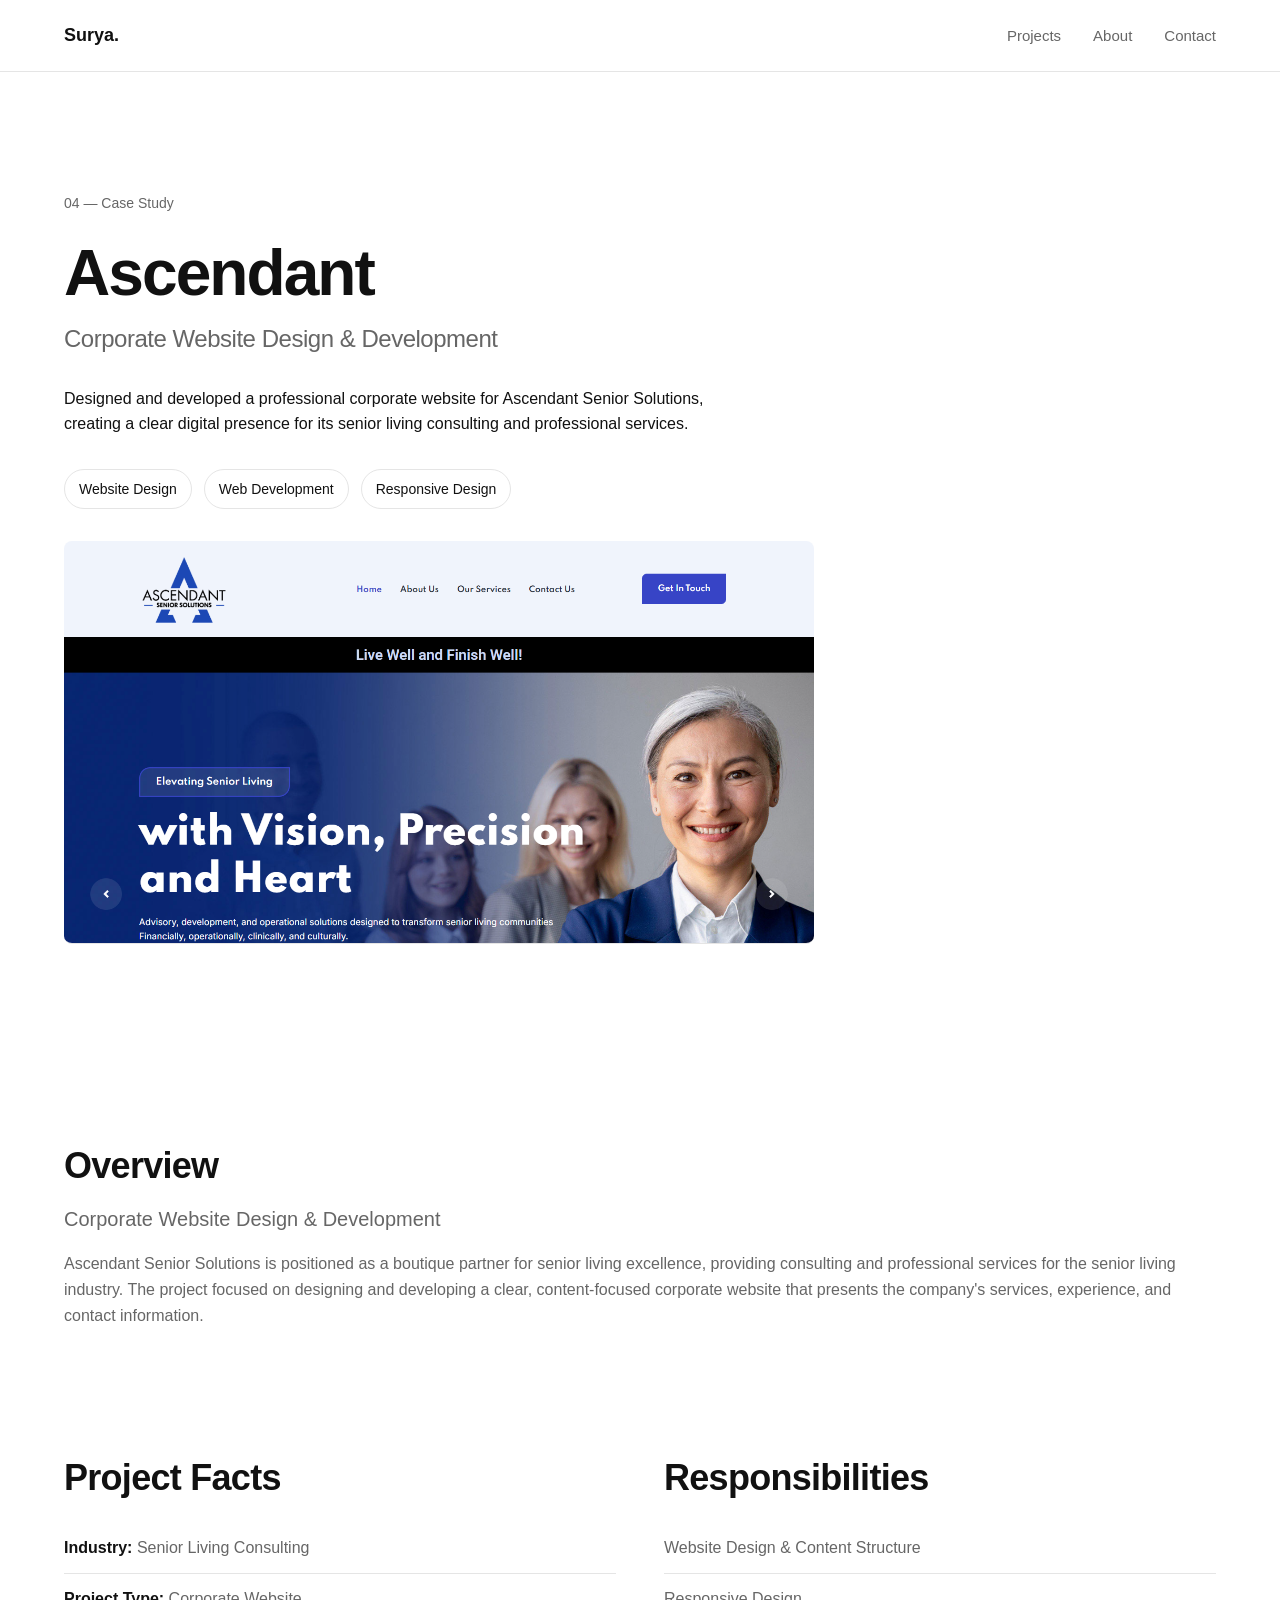
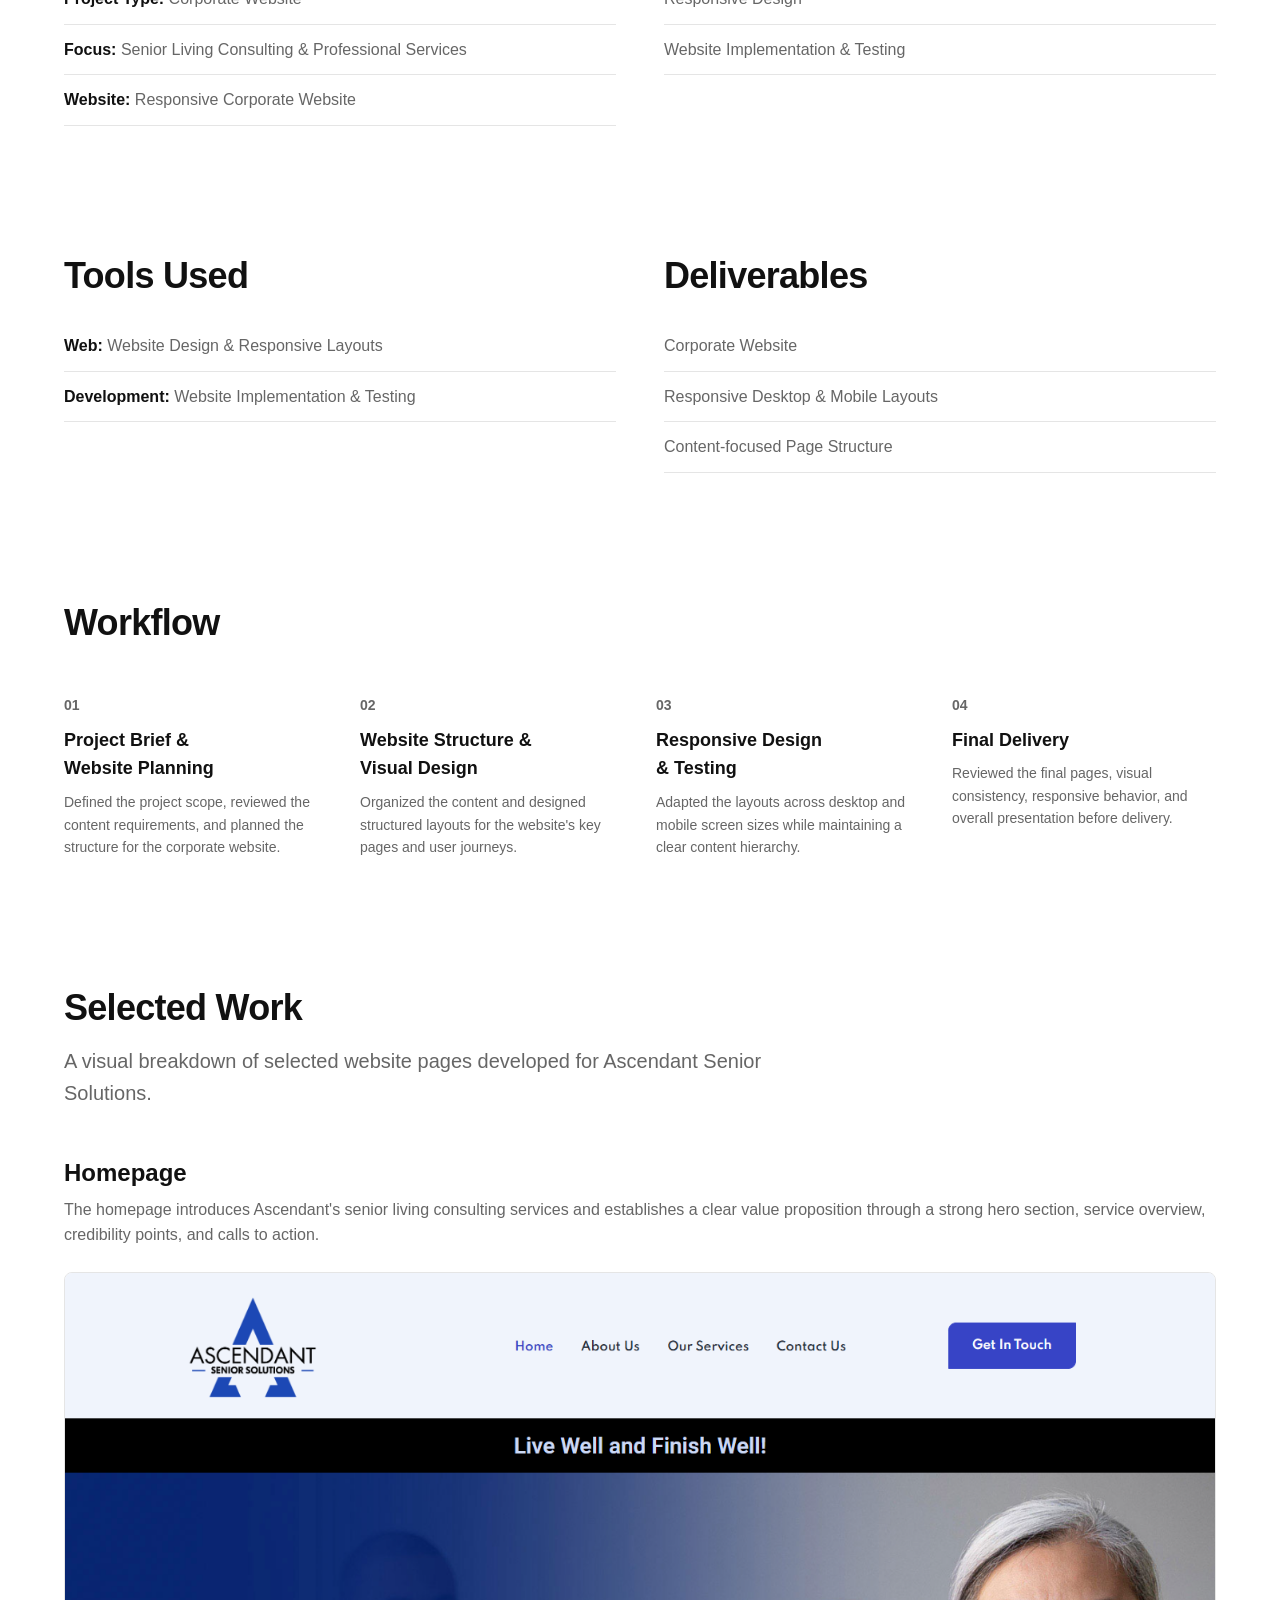
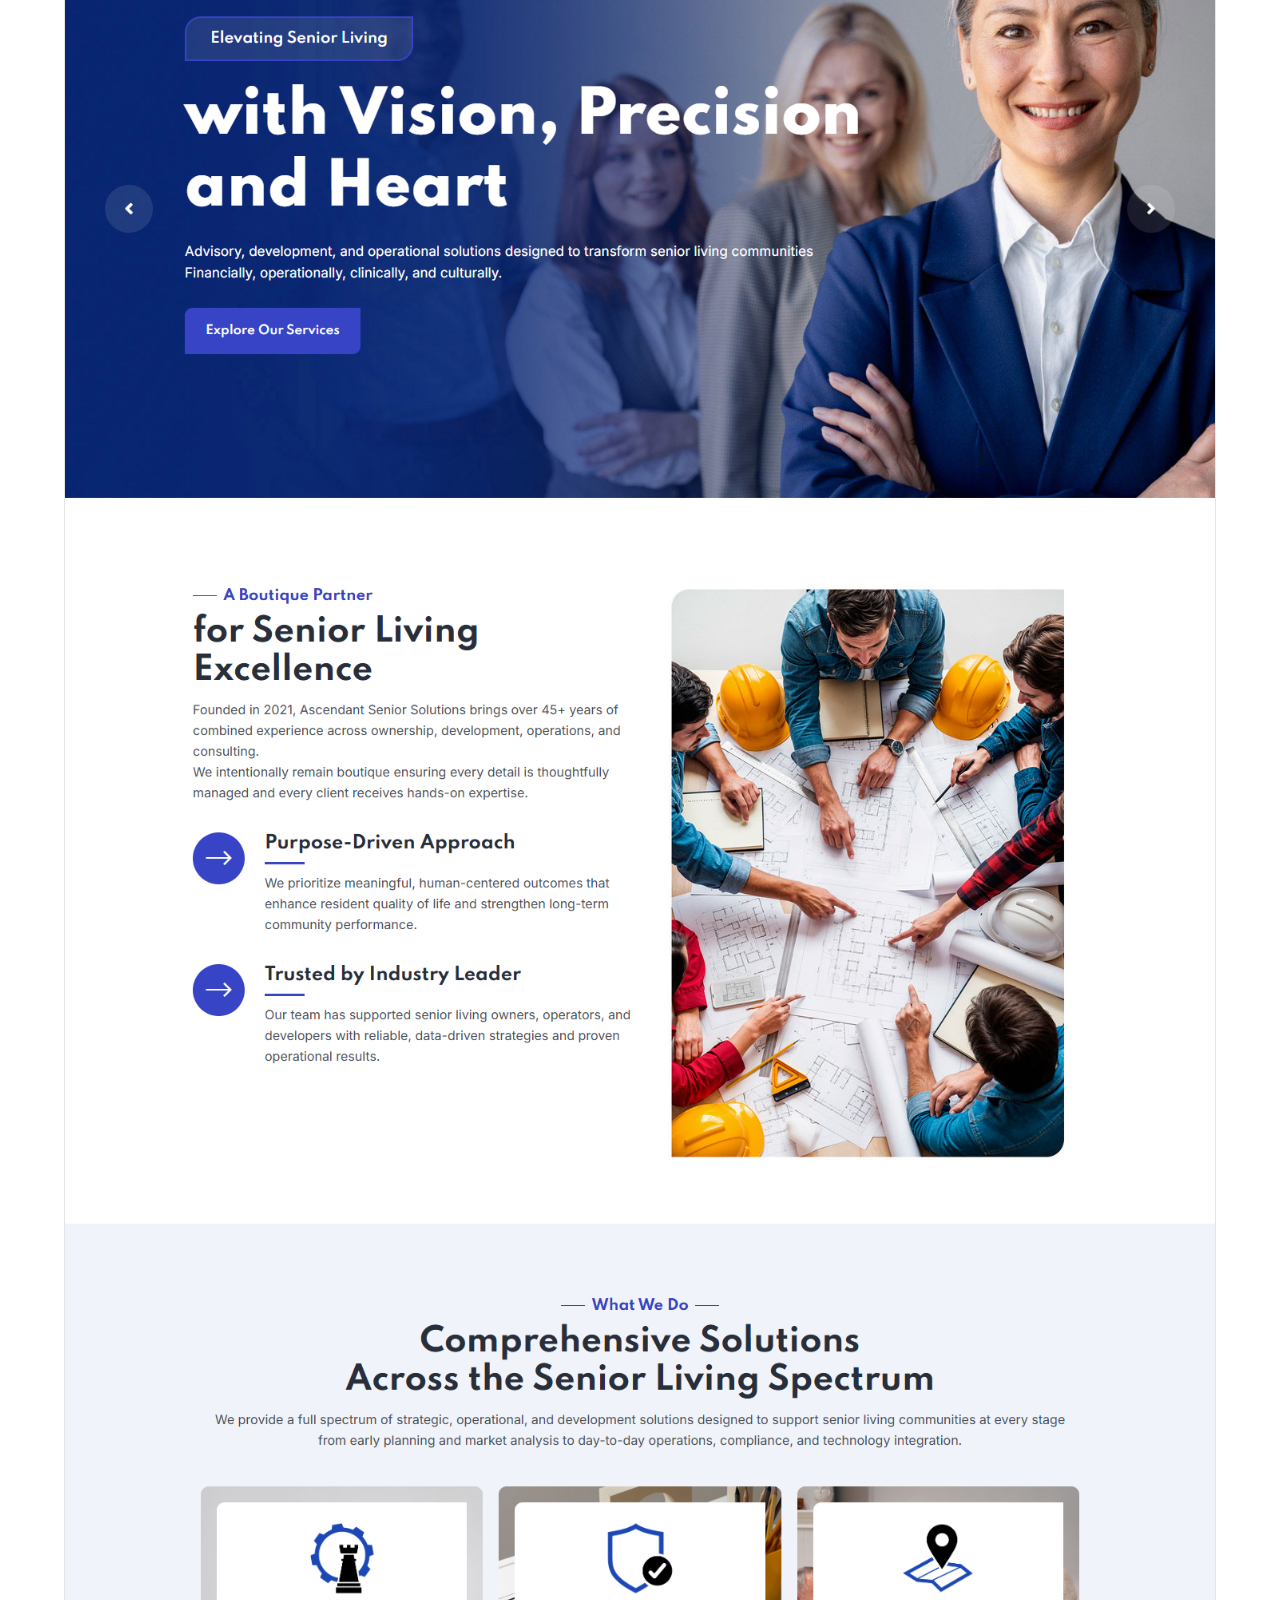
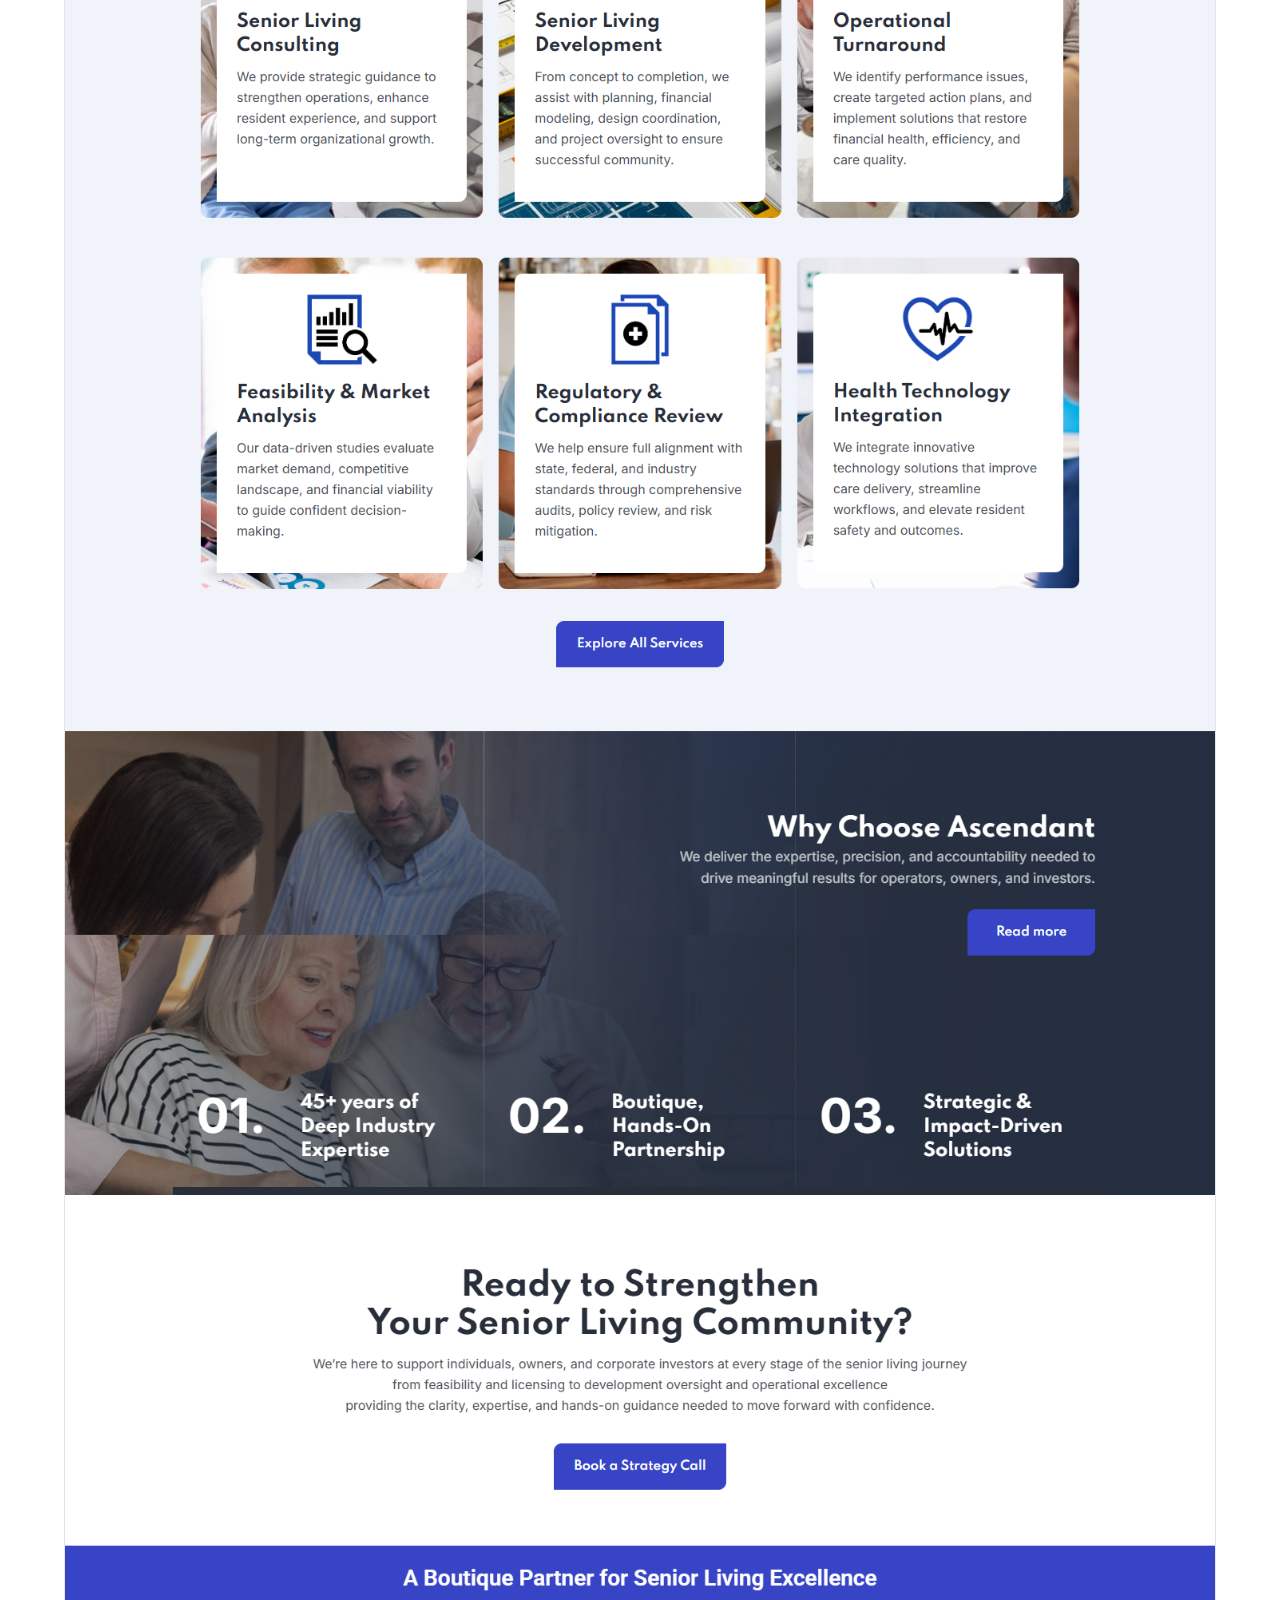
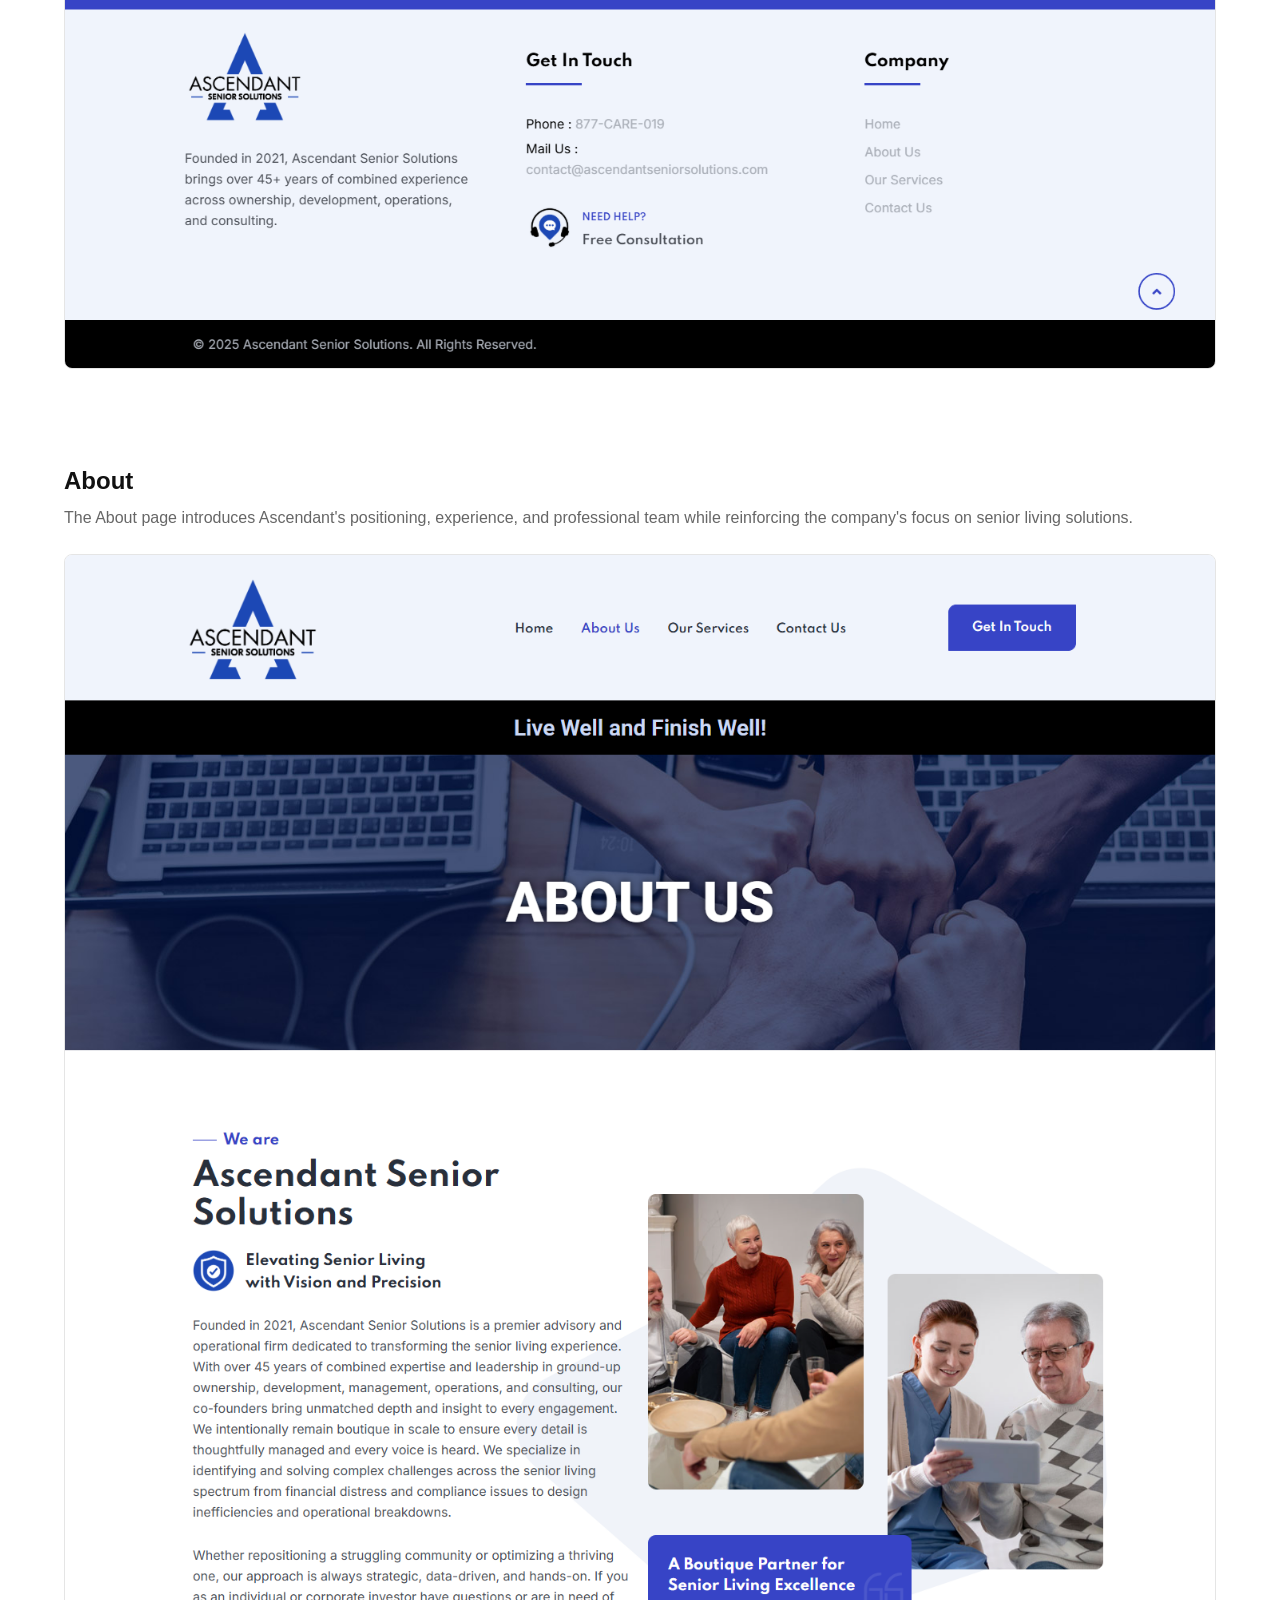
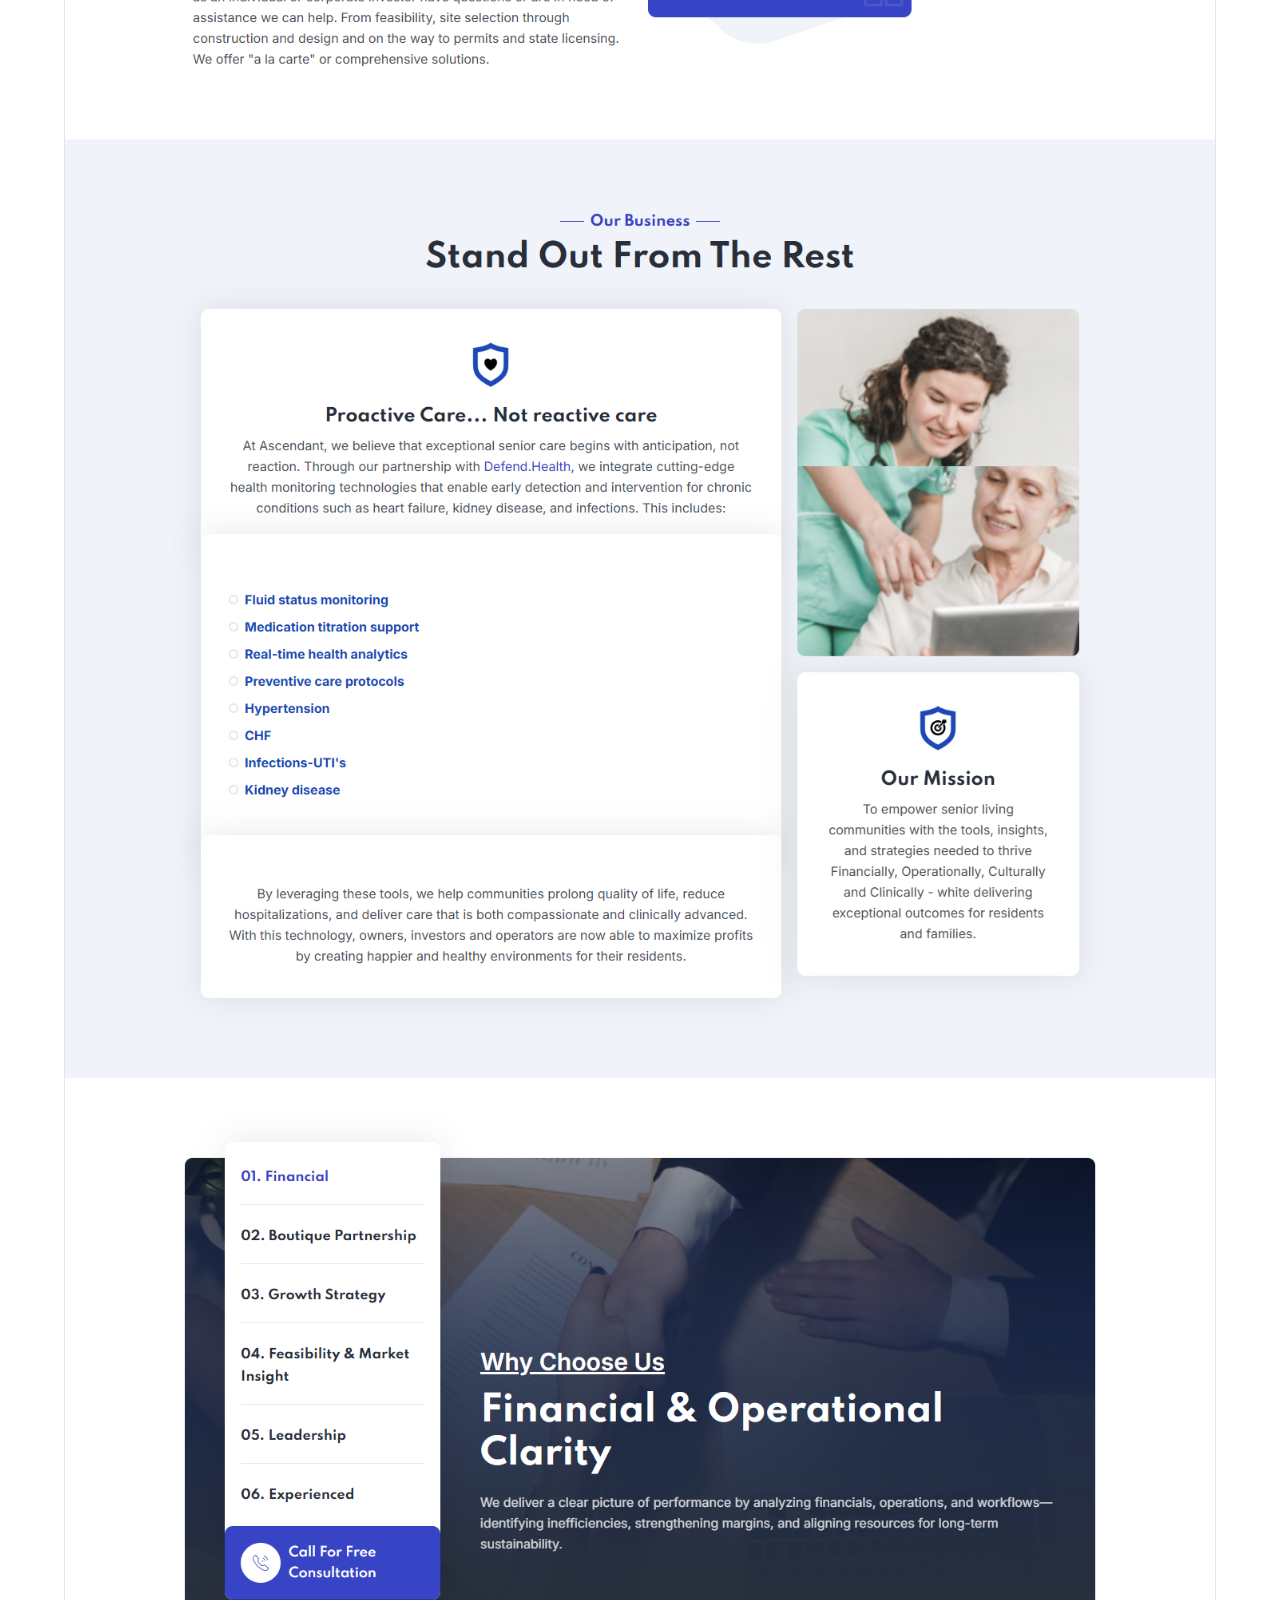
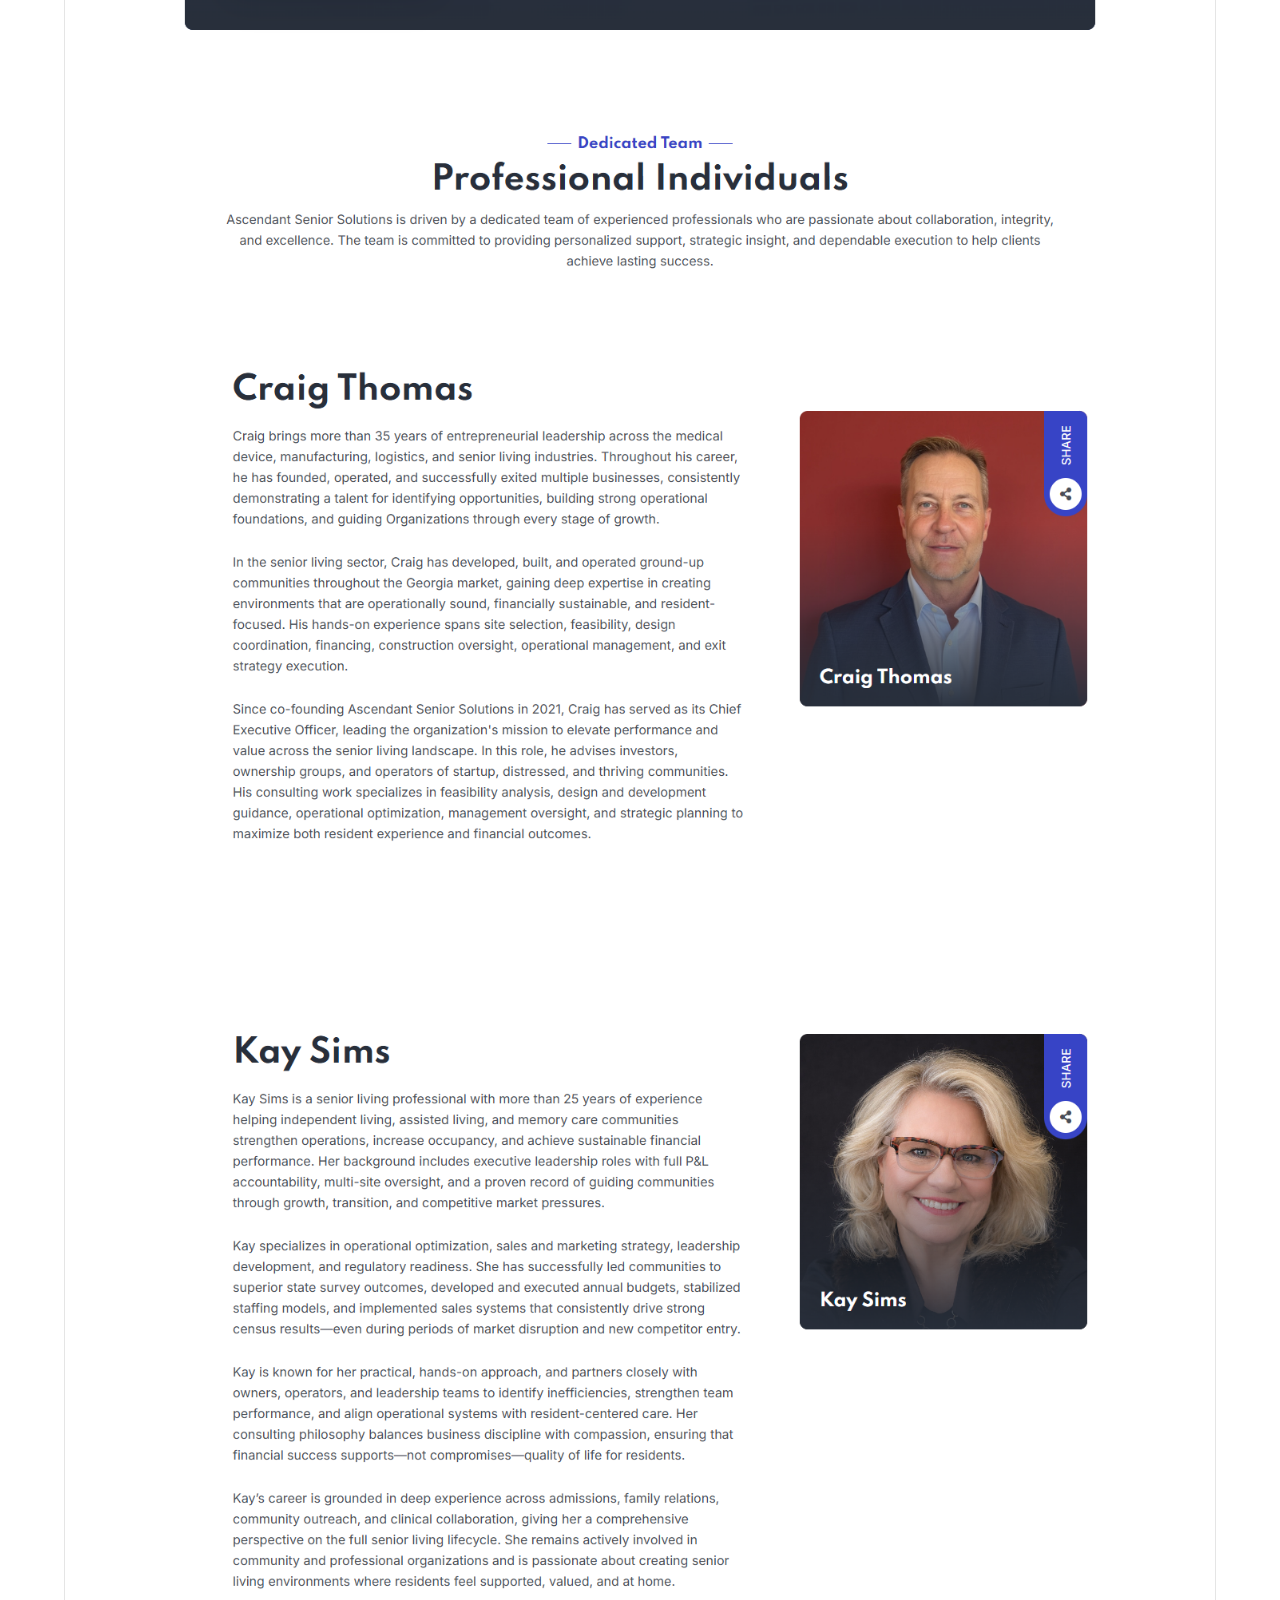
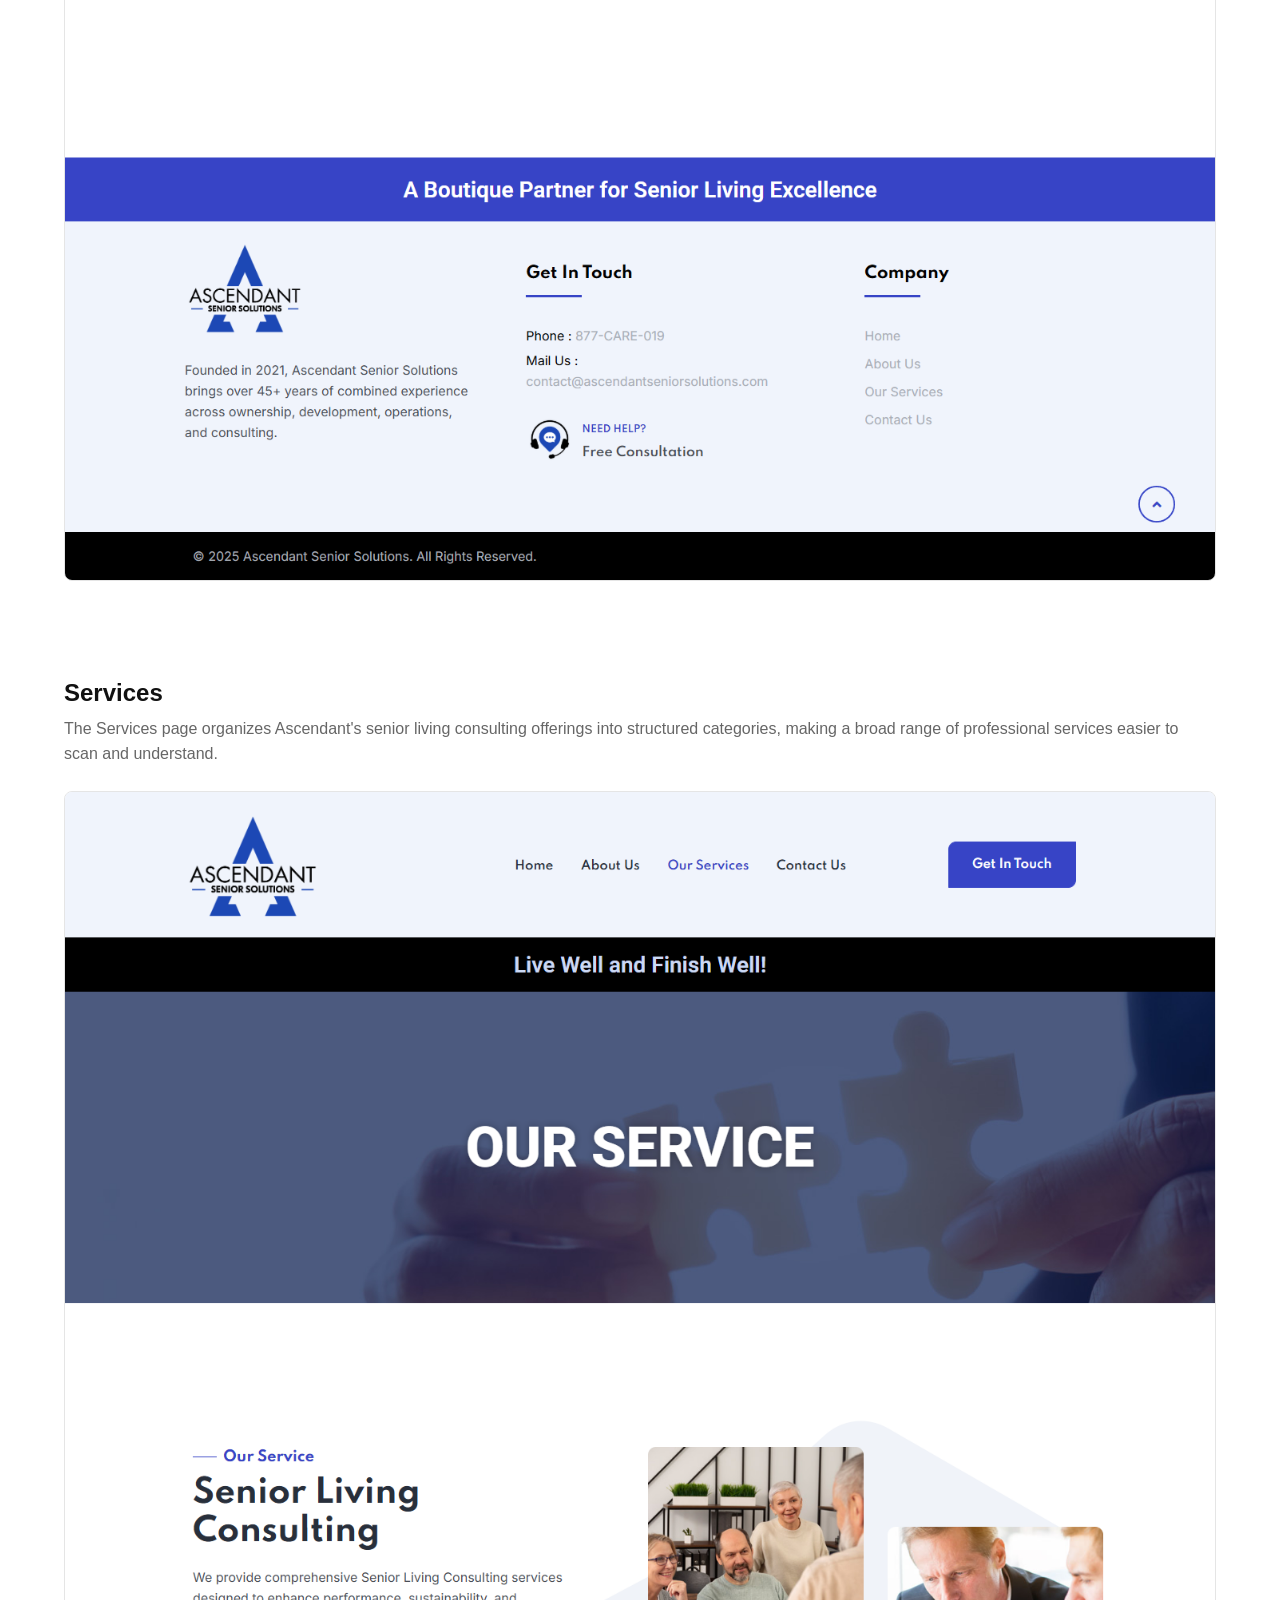
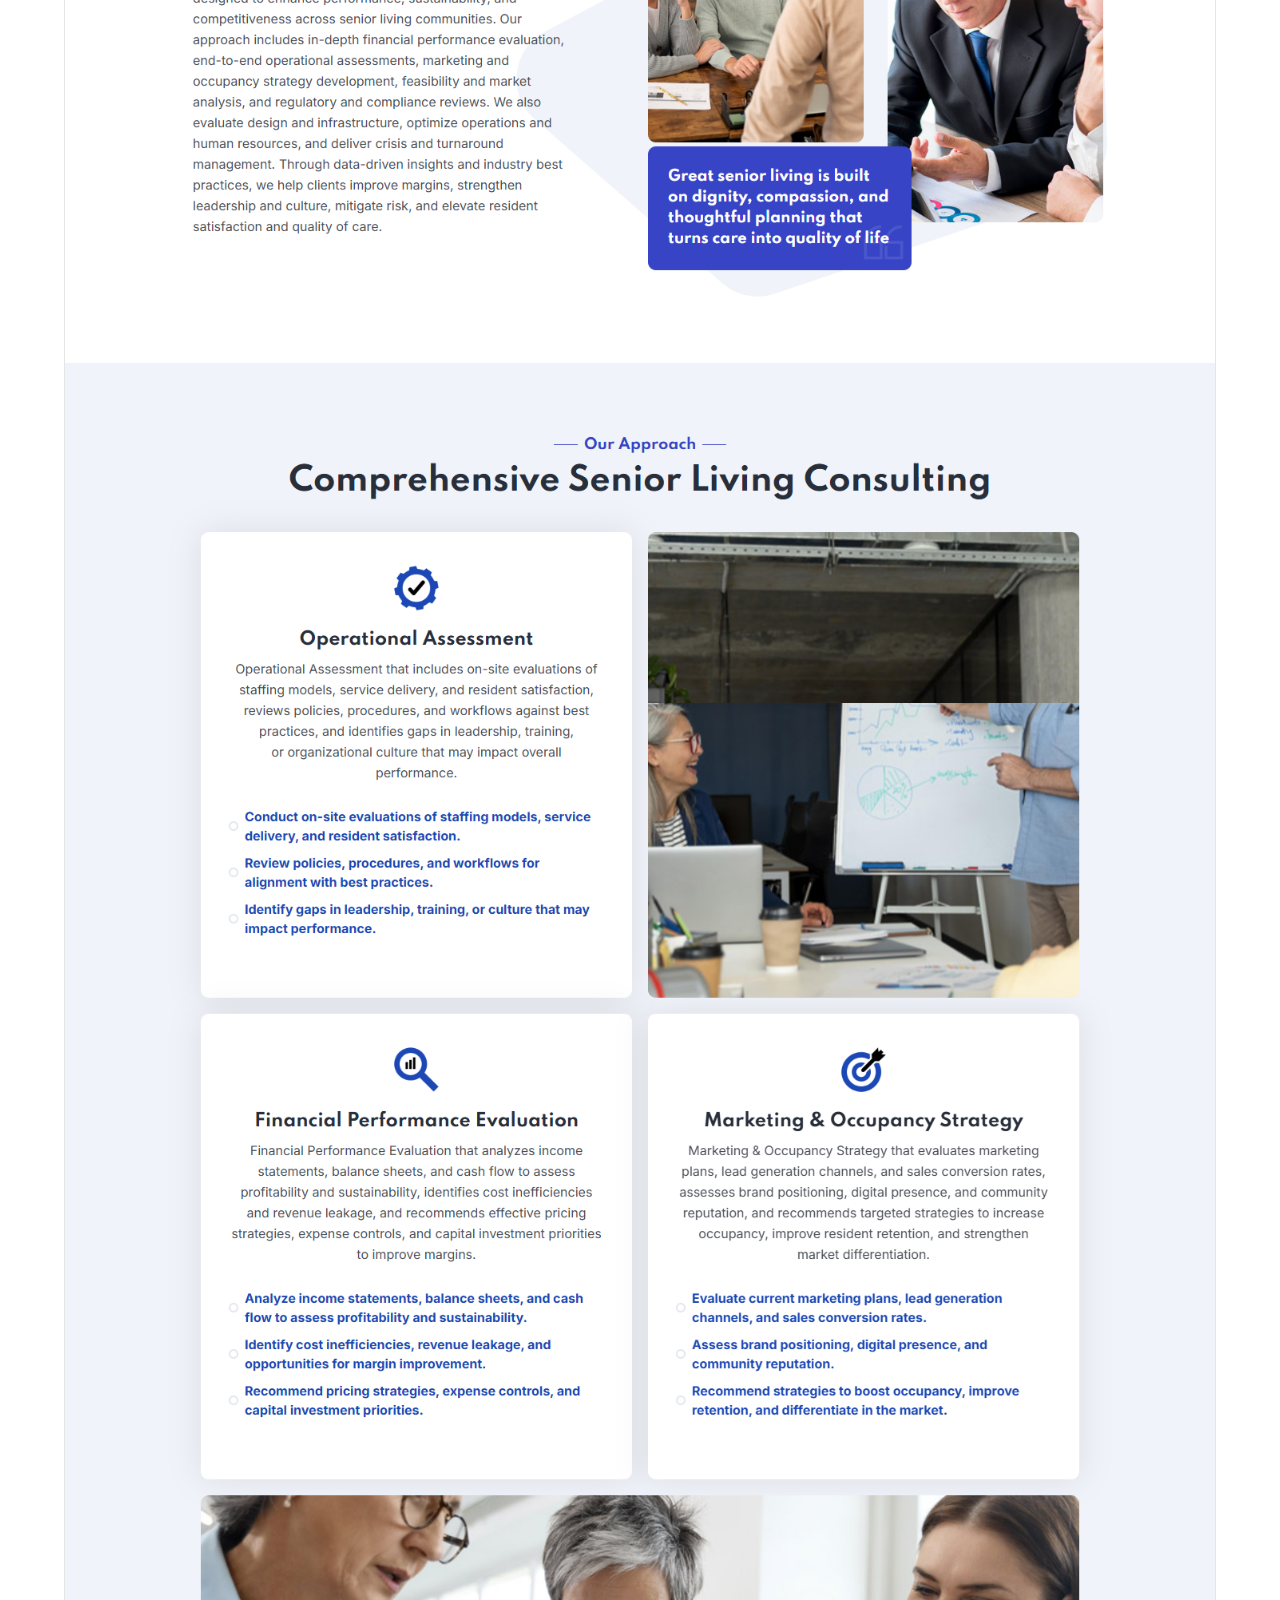
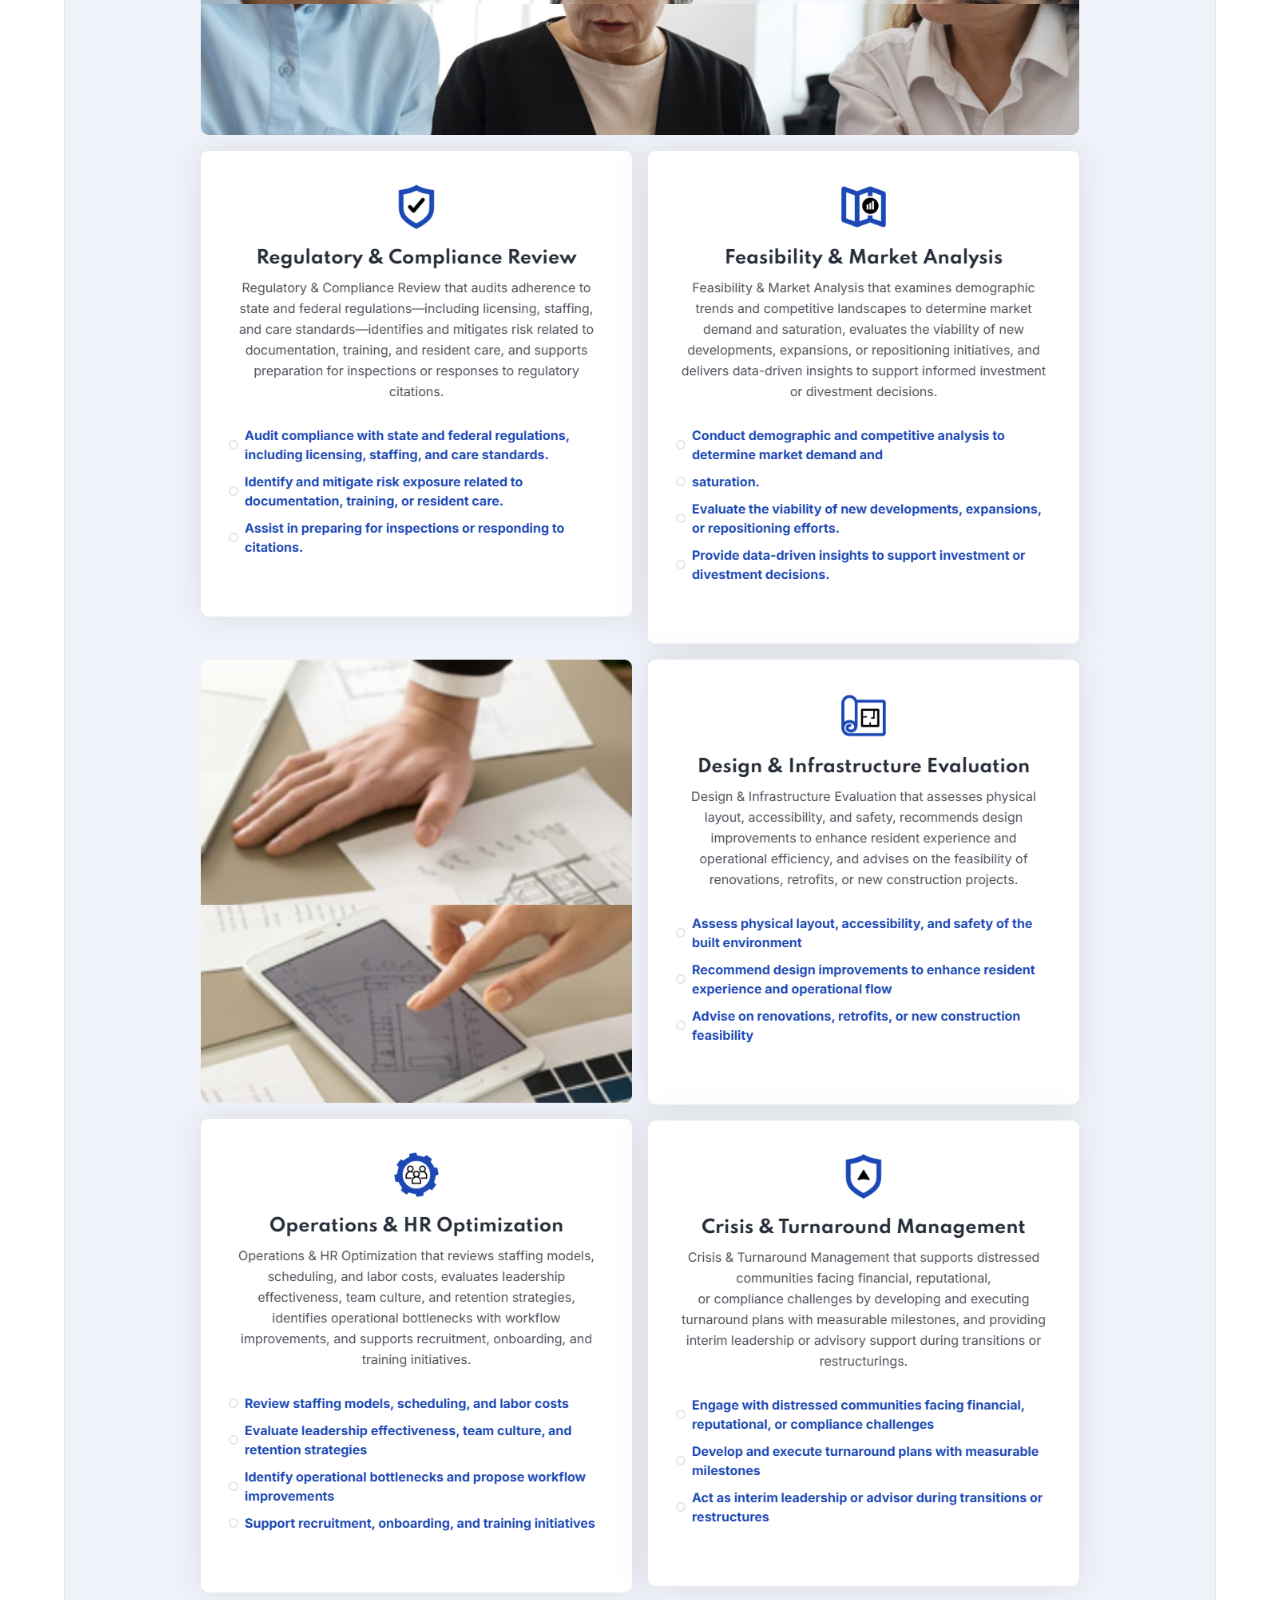
<file: projects/ascendant.html>
<!DOCTYPE html>
<html lang="en">

<head>
    <meta charset="UTF-8">
    <meta name="viewport" content="width=device-width, initial-scale=1.0">
    <title>Ascendant — Corporate Website Case Study</title>
    <link rel="stylesheet" href="../css/style.css">
</head>

<body>

<header>
    <nav>
        <div class="logo">
            <a href="../index.html" style="text-decoration: none; color: inherit;">Surya.</a>
        </div>

        <div class="navigation">
            <a href="../index.html#projects">Projects</a>
            <a href="../index.html#about">About</a>
            <a href="../index.html#contact">Contact</a>
        </div>
    </nav>
</header>

<main>

    <!-- HERO -->
    <section class="project-hero">
        <p class="project-label">04 — Case Study</p>
        <h1>Ascendant</h1>
        <h2>Corporate Website Design & Development</h2>

        <p class="project-summary">
            Designed and developed a professional corporate website for Ascendant Senior Solutions, creating a clear digital presence for its senior living consulting and professional services.
        </p>

        <div class="project-scope">
            <span>Website Design</span>
            <span>Web Development</span>
            <span>Responsive Design</span>
        </div>

        <div class="project-hero-image">
            <img src="../assets/images/ascendant-home-desktop.png" alt="Ascendant website homepage">
        </div>
    </section>

    <!-- OVERVIEW -->
    <section class="project-section">
        <h2>Overview</h2>
        <p class="section-lead">Corporate Website Design & Development</p>
        <p style="margin-top: 16px; color: var(--color-secondary);">
            Ascendant Senior Solutions is positioned as a boutique partner for senior living excellence, providing consulting and professional services for the senior living industry. The project focused on designing and developing a clear, content-focused corporate website that presents the company's services, experience, and contact information.
        </p>
    </section>

    <!-- PROJECT FACTS & RESPONSIBILITIES -->
    <section class="project-section grid-2-col">
        <div>
            <h2>Project Facts</h2>
            <ul class="fact-list">
                <li><strong>Industry:</strong> Senior Living Consulting</li>
                <li><strong>Project Type:</strong> Corporate Website</li>
                <li><strong>Focus:</strong> Senior Living Consulting & Professional Services</li>
                <li><strong>Website:</strong> Responsive Corporate Website</li>
            </ul>
        </div>

        <div>
            <h2>Responsibilities</h2>
            <ul class="responsibility-list">
                <li>Website Design & Content Structure</li>
                <li>Responsive Design</li>
                <li>Website Implementation & Testing</li>
            </ul>
        </div>
    </section>

    <!-- TOOLS & DELIVERABLES -->
    <section class="project-section grid-2-col">
        <div>
            <h2>Tools Used</h2>
            <ul class="fact-list">
                <li><strong>Web:</strong> Website Design & Responsive Layouts</li>
                <li><strong>Development:</strong> Website Implementation & Testing</li>
            </ul>
        </div>

        <div>
            <h2>Deliverables</h2>
            <ul class="responsibility-list">
                <li>Corporate Website</li>
                <li>Responsive Desktop & Mobile Layouts</li>
                <li>Content-focused Page Structure</li>
            </ul>
        </div>
    </section>

    <!-- WORKFLOW -->
    <section class="project-section">
        <h2>Workflow</h2>
        <div class="workflow-steps">
            <div class="step">
                <span class="step-num">01</span>
                <h4>Project Brief &<br>Website Planning</h4>
                <p>Defined the project scope, reviewed the content requirements, and planned the structure for the corporate website.</p>
            </div>

            <div class="step">
                <span class="step-num">02</span>
                <h4>Website Structure &<br>Visual Design</h4>
                <p>Organized the content and designed structured layouts for the website's key pages and user journeys.</p>
            </div>

            <div class="step">
                <span class="step-num">03</span>
                <h4>Responsive Design<br>& Testing</h4>
                <p>Adapted the layouts across desktop and mobile screen sizes while maintaining a clear content hierarchy.</p>
            </div>

            <div class="step">
                <span class="step-num">04</span>
                <h4>Final Delivery</h4>
                <p>Reviewed the final pages, visual consistency, responsive behavior, and overall presentation before delivery.</p>
            </div>
        </div>
    </section>

    <!-- SELECTED WORK -->
    <section class="project-section">
        <h2>Selected Work</h2>
        <p class="section-lead">A visual breakdown of selected website pages developed for Ascendant Senior Solutions.</p>

        <div class="showcase-grid">

            <!-- Homepage -->
            <div class="showcase-item">
                <h3>Homepage</h3>
                <p style="color: var(--color-secondary); margin: 8px 0 24px;">
                    The homepage introduces Ascendant's senior living consulting services and establishes a clear value proposition through a strong hero section, service overview, credibility points, and calls to action.
                </p>
                <div class="project-image">
                    <img src="../assets/images/ascendant-home.png" alt="Ascendant Homepage">
                </div>
            </div>

            <!-- About -->
            <div class="showcase-item">
                <h3>About</h3>
                <p style="color: var(--color-secondary); margin: 8px 0 24px;">
                    The About page introduces Ascendant's positioning, experience, and professional team while reinforcing the company's focus on senior living solutions.
                </p>
                <div class="project-image">
                    <img src="../assets/images/ascendant-about.png" alt="Ascendant About Page">
                </div>
            </div>

            <!-- Services -->
            <div class="showcase-item">
                <h3>Services</h3>
                <p style="color: var(--color-secondary); margin: 8px 0 24px;">
                    The Services page organizes Ascendant's senior living consulting offerings into structured categories, making a broad range of professional services easier to scan and understand.
                </p>
                <div class="project-image">
                    <img src="../assets/images/ascendant-service.png" alt="Ascendant Services Page">
                </div>
            </div>

            <!-- Contact -->
            <div class="showcase-item">
                <h3>Contact</h3>
                <p style="color: var(--color-secondary); margin: 8px 0 24px;">
                    The Contact page provides a straightforward path for prospective clients to connect through essential business information and a focused contact form.
                </p>
                <div class="project-image">
                    <img src="../assets/images/ascendant-contact.png" alt="Ascendant Contact Page">
                </div>
            </div>

        </div>
    </section>

    <!-- RESPONSIVE DESIGN -->
    <section class="project-section">
        <h2 style="font-size: clamp(24px, 4vw, 32px); margin-bottom: 8px;">Responsive Design</h2>

        <div class="showcase-item">
            <p style="color: var(--color-secondary); margin: 8px 0 24px;">
                The website was designed to maintain a consistent visual hierarchy and clear content structure across desktop and mobile screen sizes.
            </p>

            <div class="responsive-mockup-grid">
                <div class="desktop-mockup">
                    <img src="../assets/images/ascendant-home-desktop.png" alt="Ascendant Desktop Homepage">
                    <span class="image-caption">Desktop View</span>
                </div>

                <div class="mobile-mockup">
                    <img src="../assets/images/ascendant-home-mobile.png" alt="Ascendant Mobile Homepage">
                    <span class="image-caption">Mobile View</span>
                </div>
            </div>
        </div>
    </section>

    <!-- LIVE WEBSITE -->
    <section class="project-section live-site-box">
        <h2>Live Website</h2>
        <p style="color: var(--color-secondary); margin-top: 12px;">View the live website to explore the final implementation.</p>

        <div style="margin-top: 24px;">
            <a href="#" class="btn-primary">
                Visit Live Website →
            </a>
        </div>
    </section>

    <!-- NEXT PROJECT NAVIGATION -->
    <section class="next-project">
        <p>Back to Projects</p>
        <a href="../index.html#projects">
            <h3>View All Projects →</h3>
        </a>
    </section>

</main>

<footer>
    <p>© 2026 Katamso Nur Surya. All rights reserved.</p>
</footer>

</body>
</html>
</file>
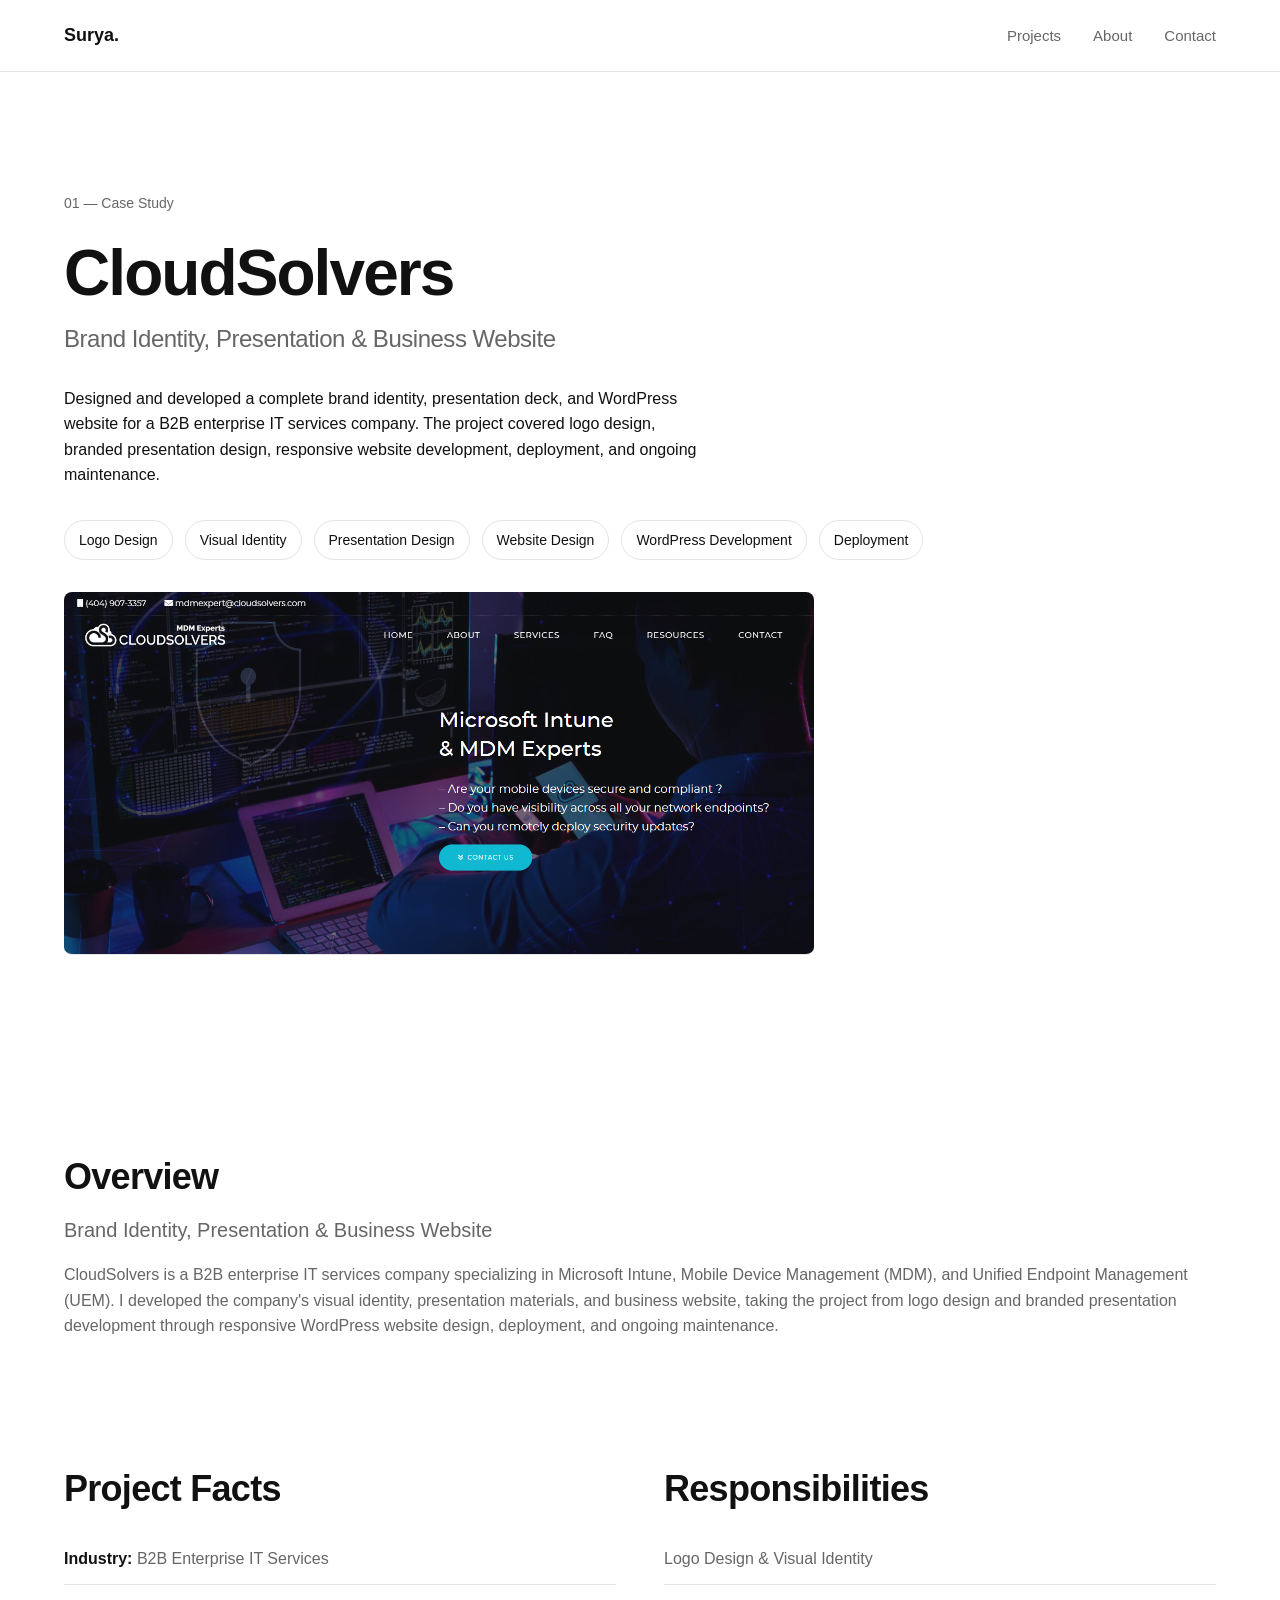
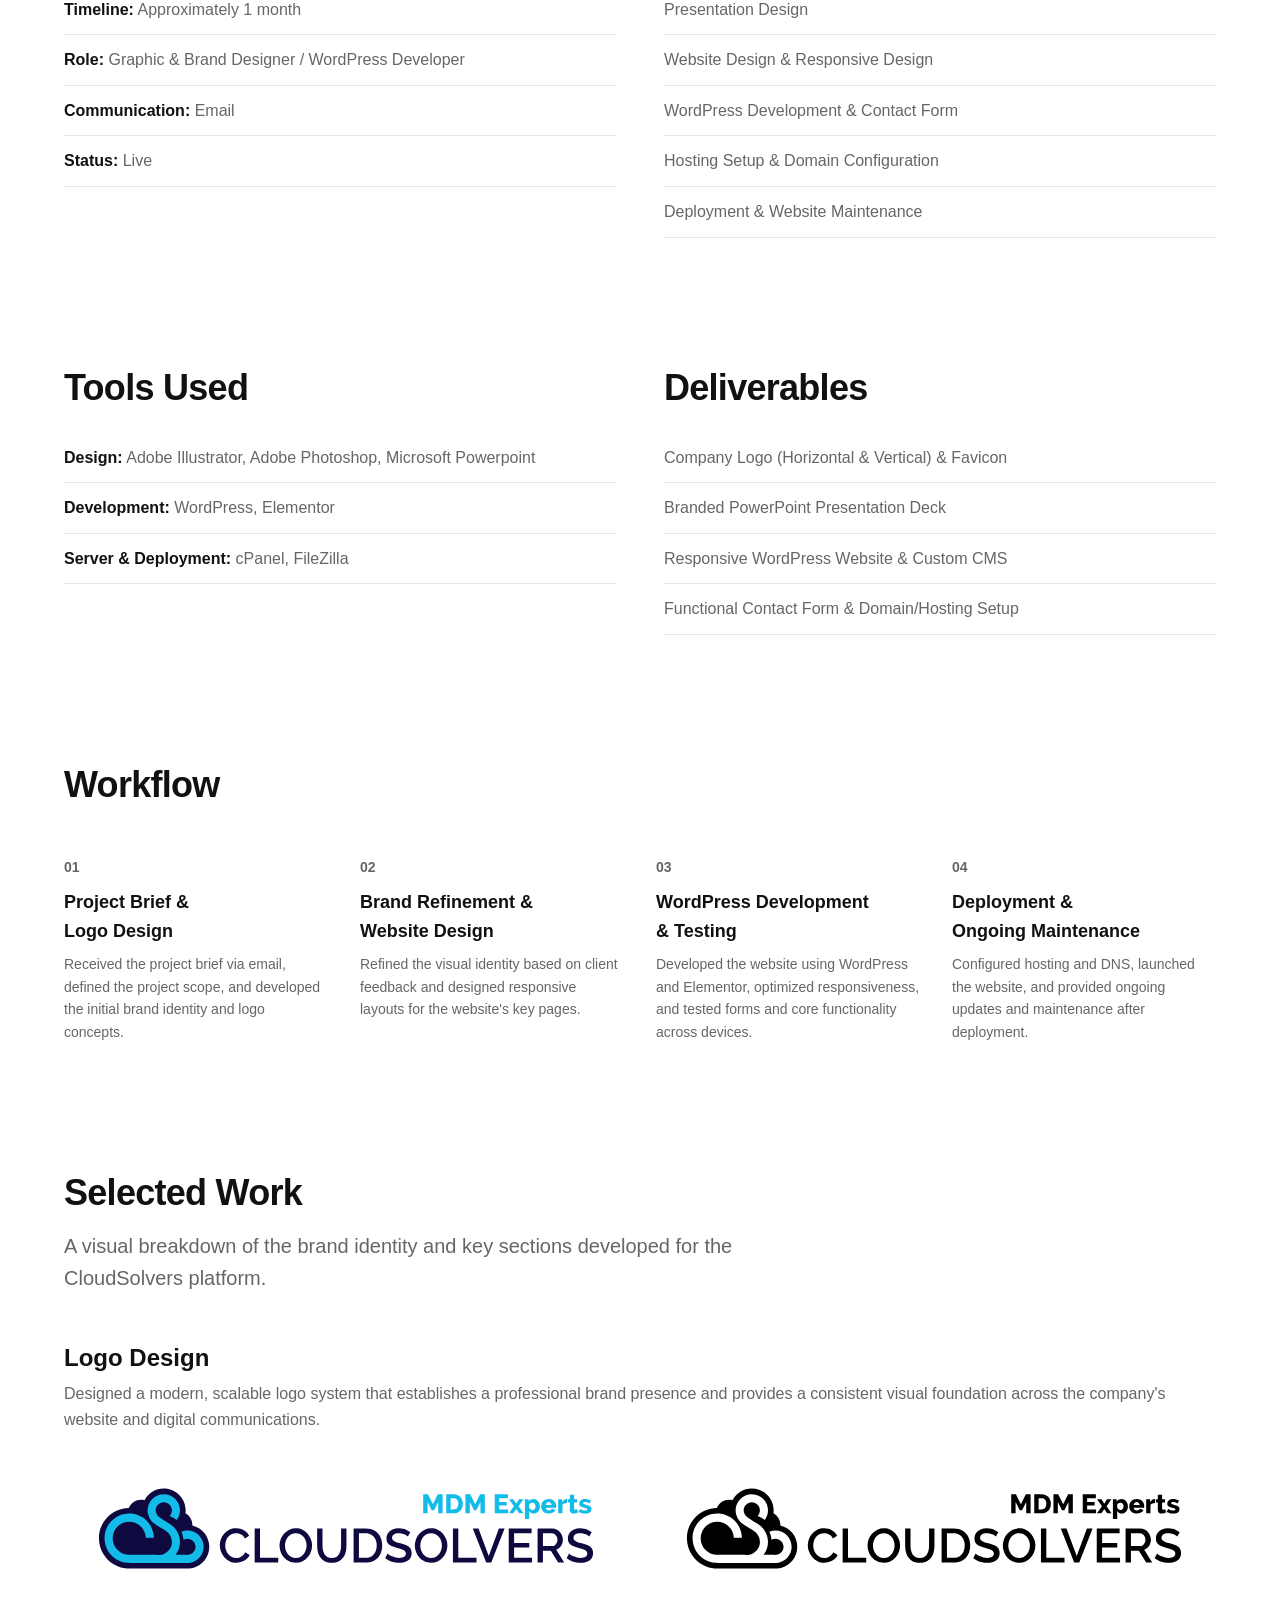
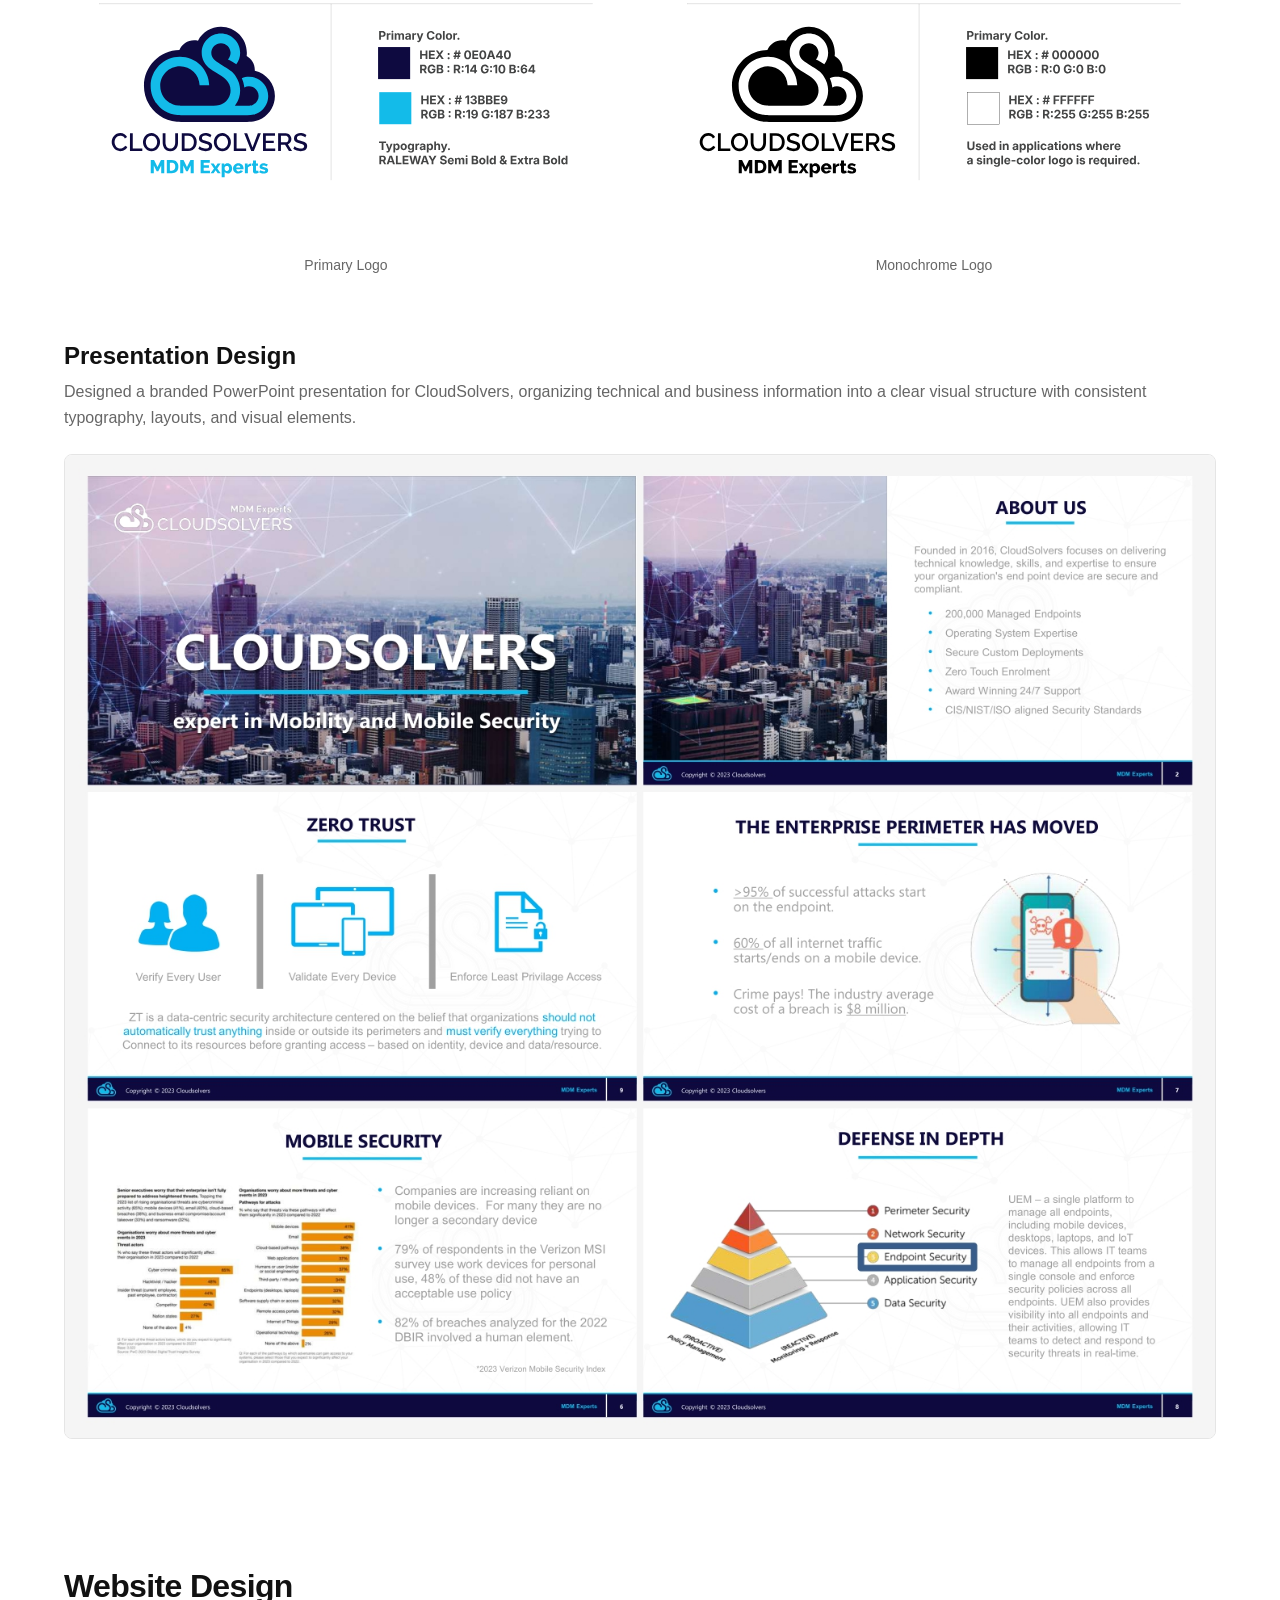
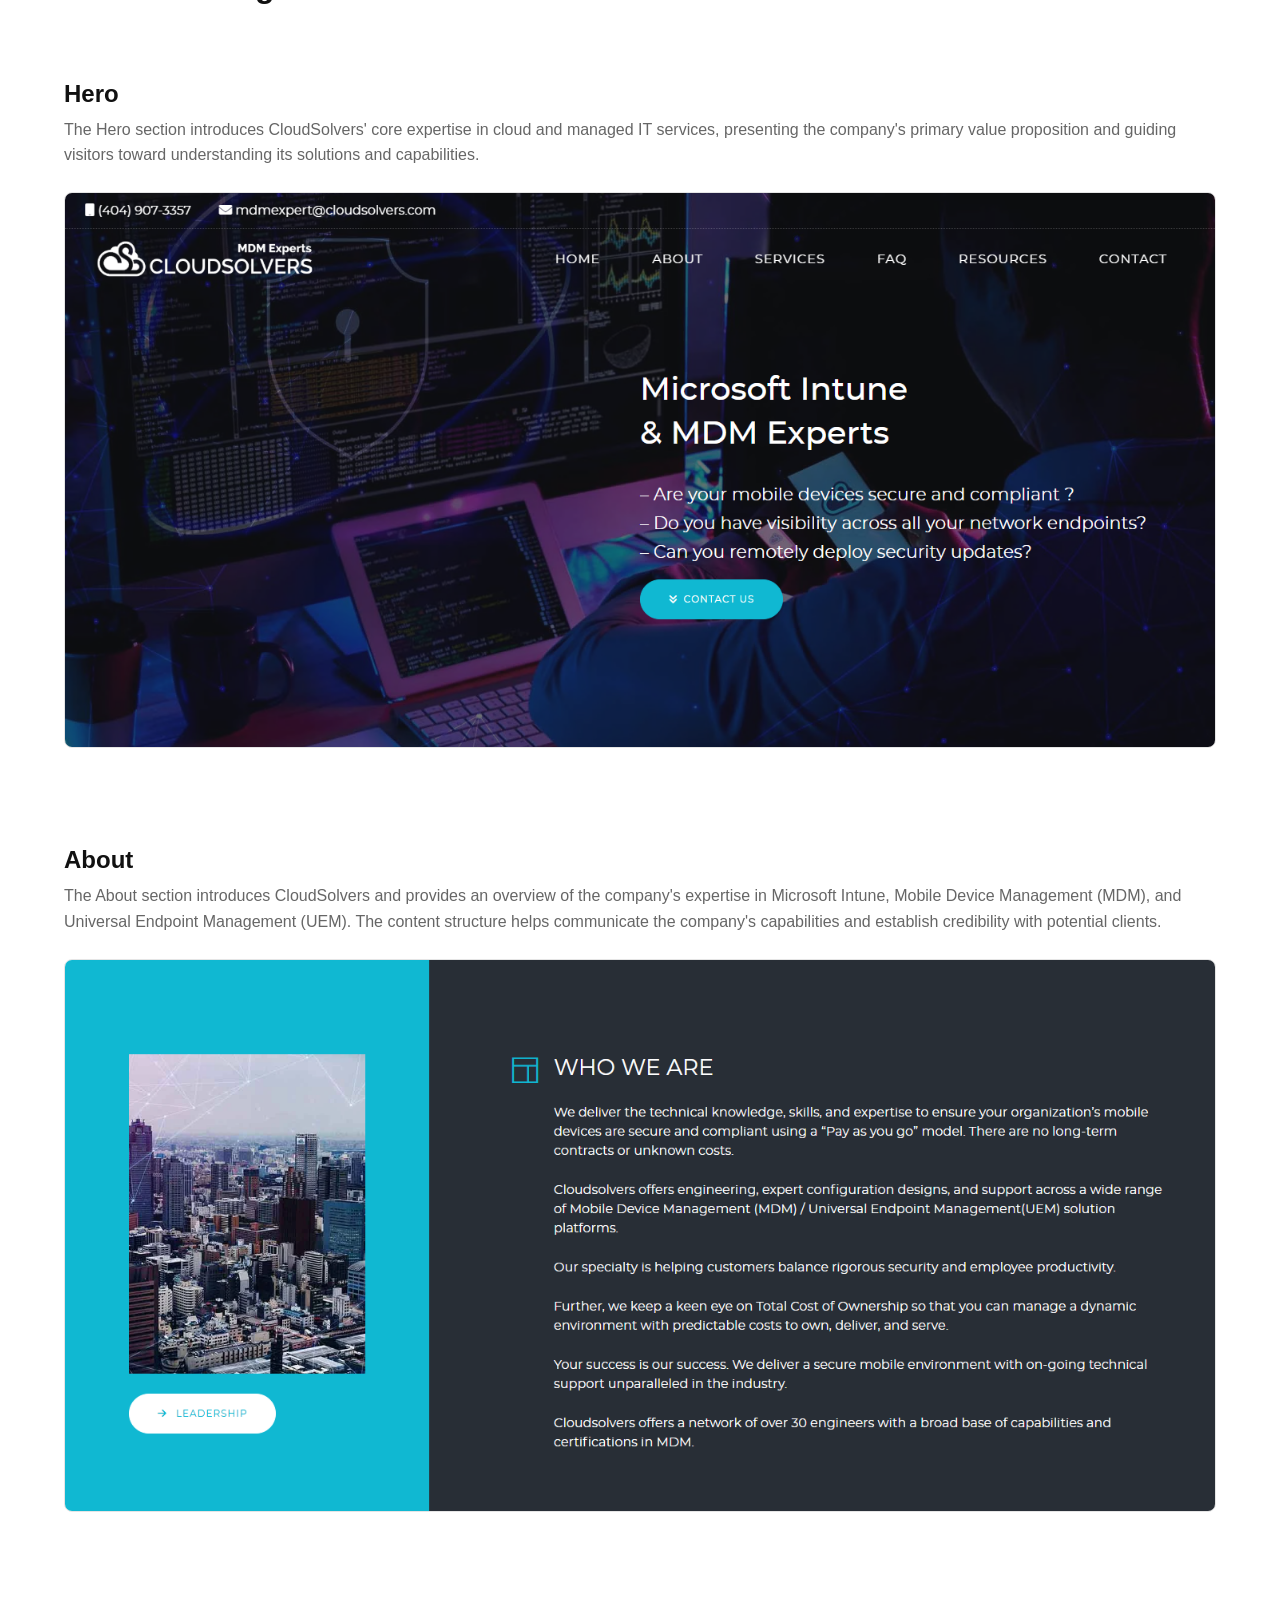
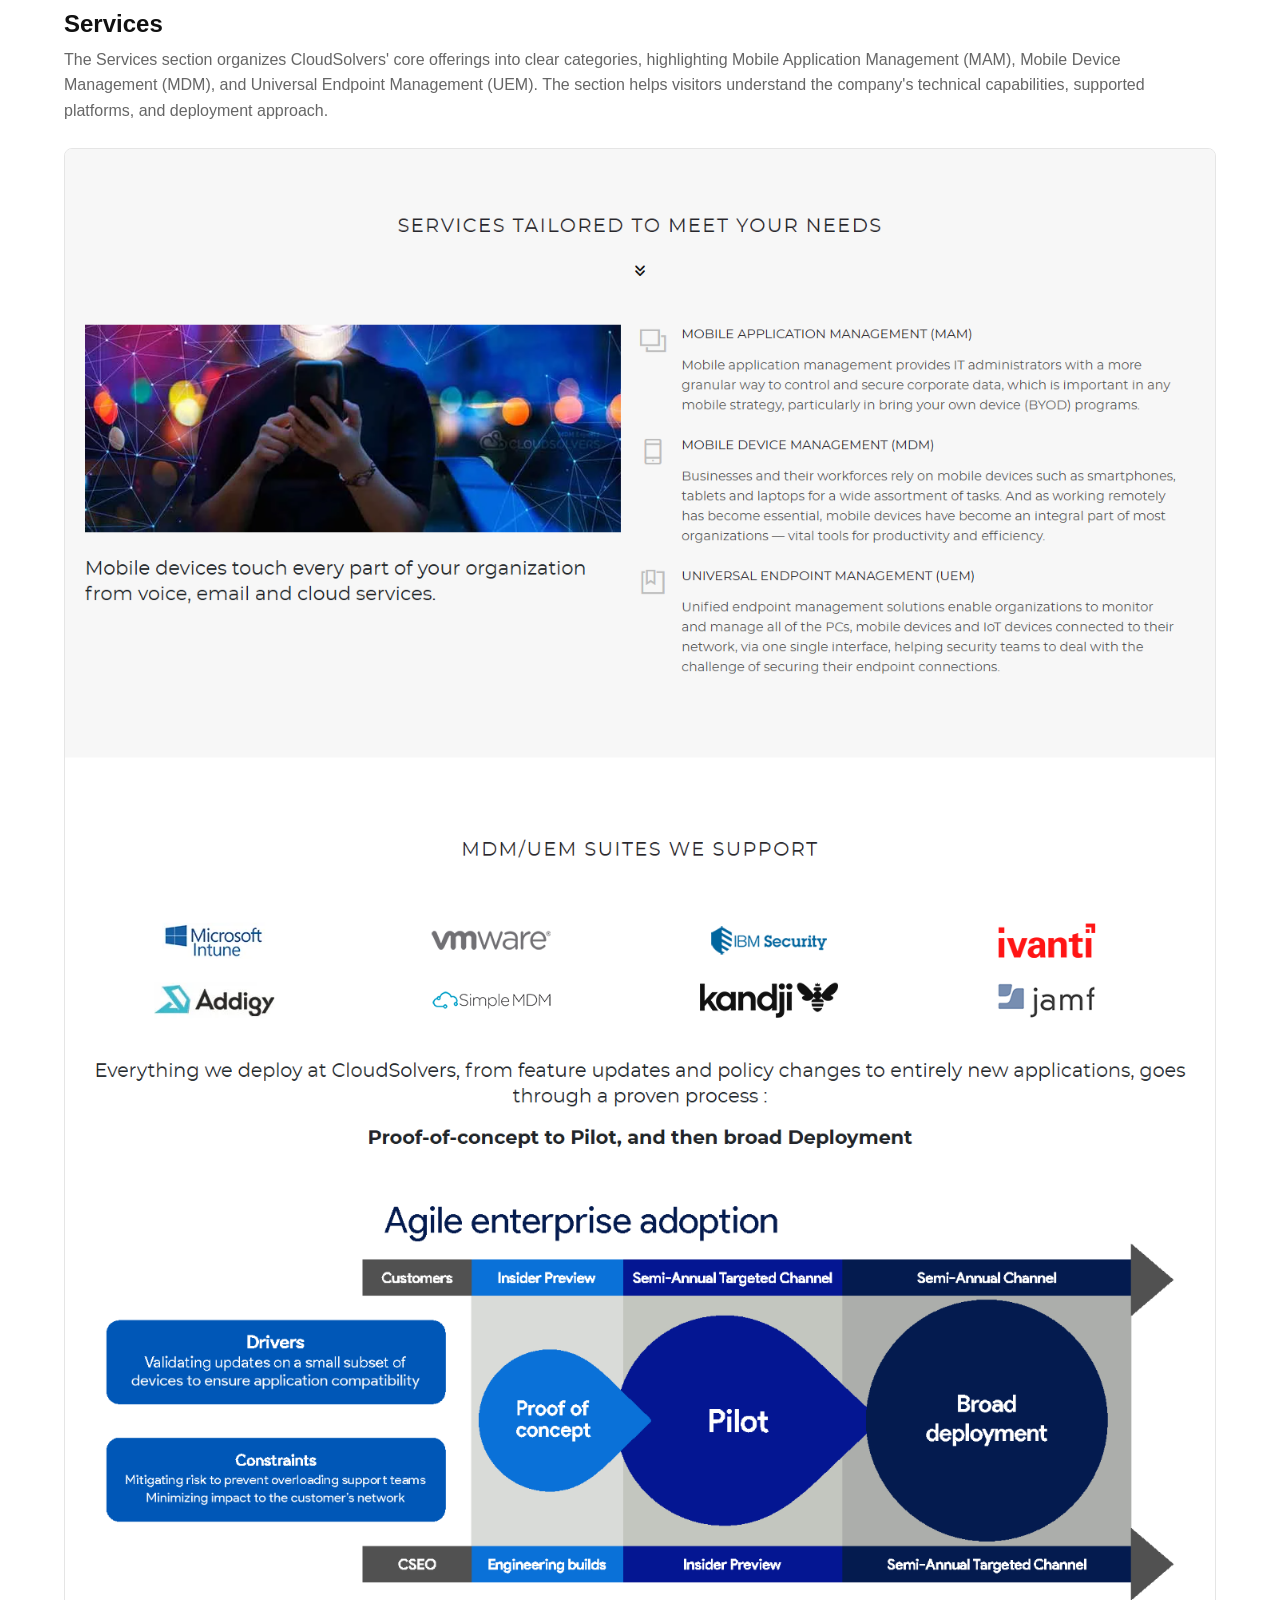
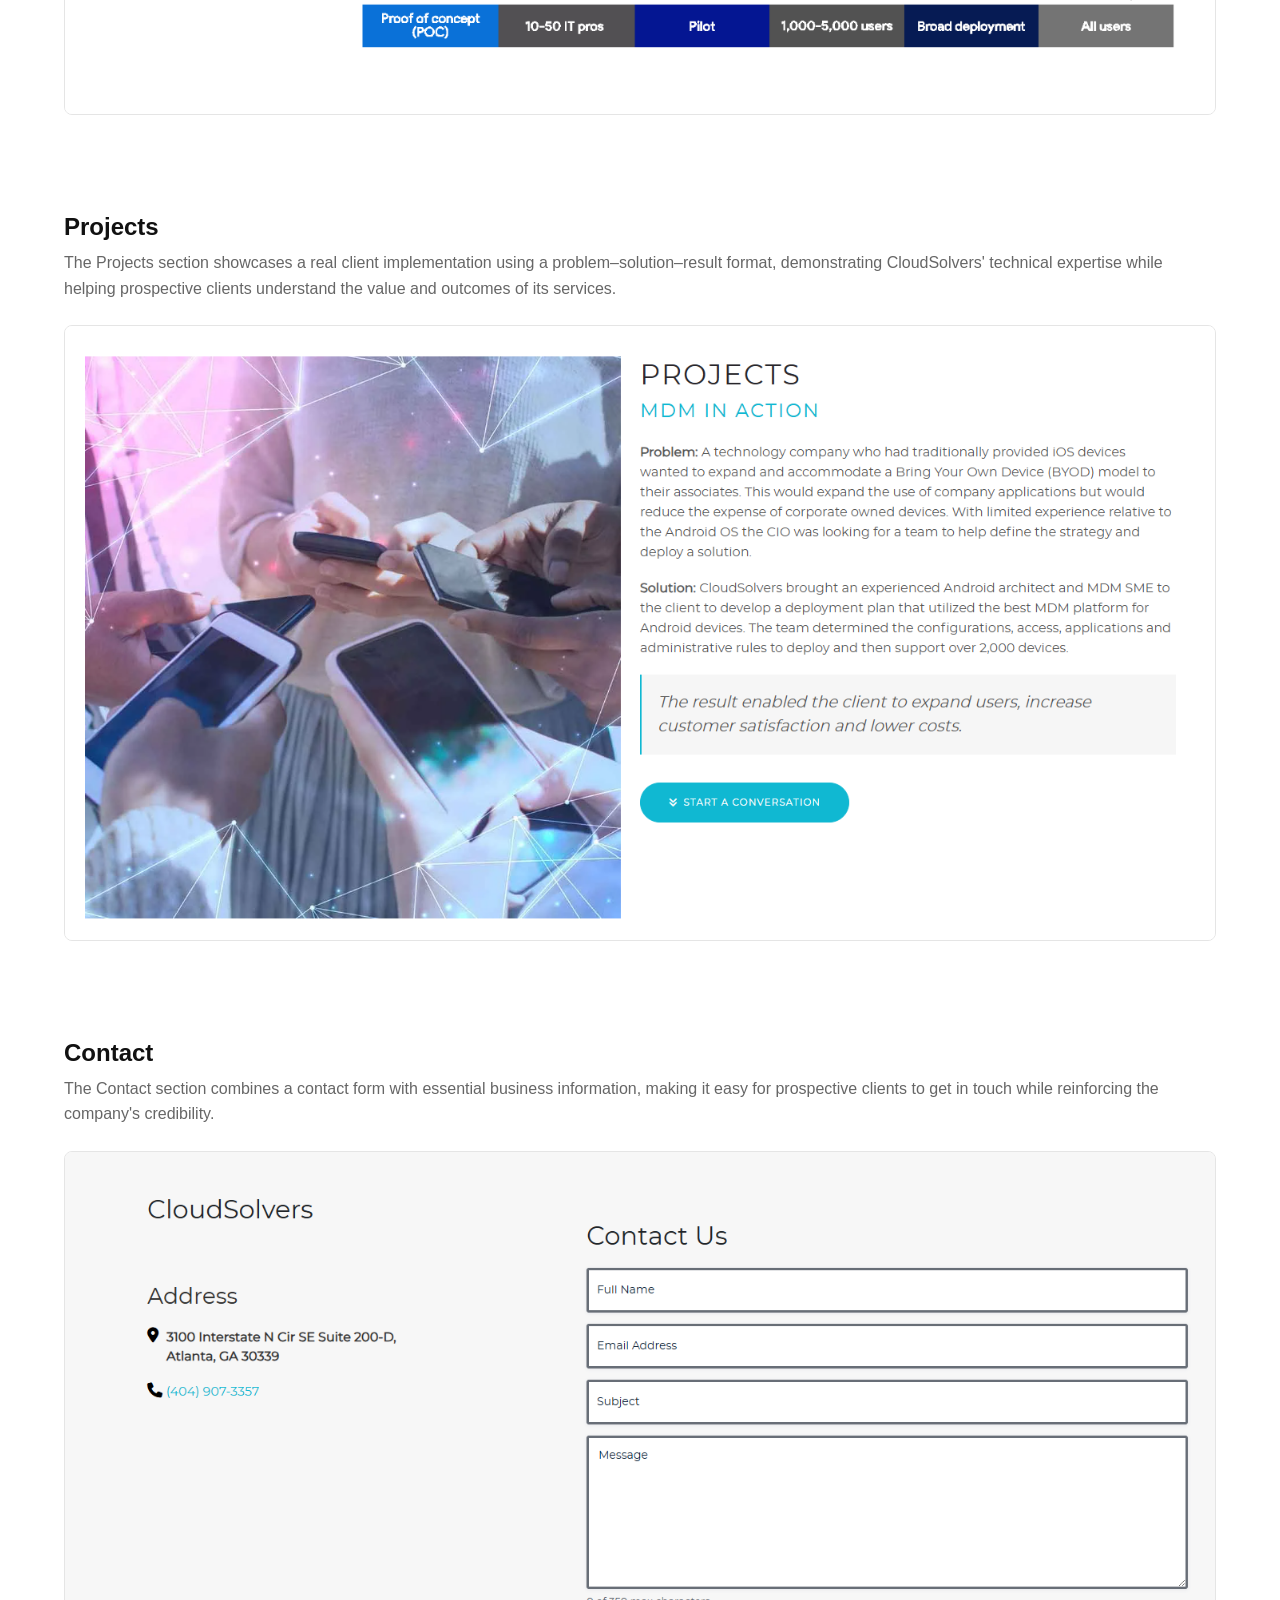
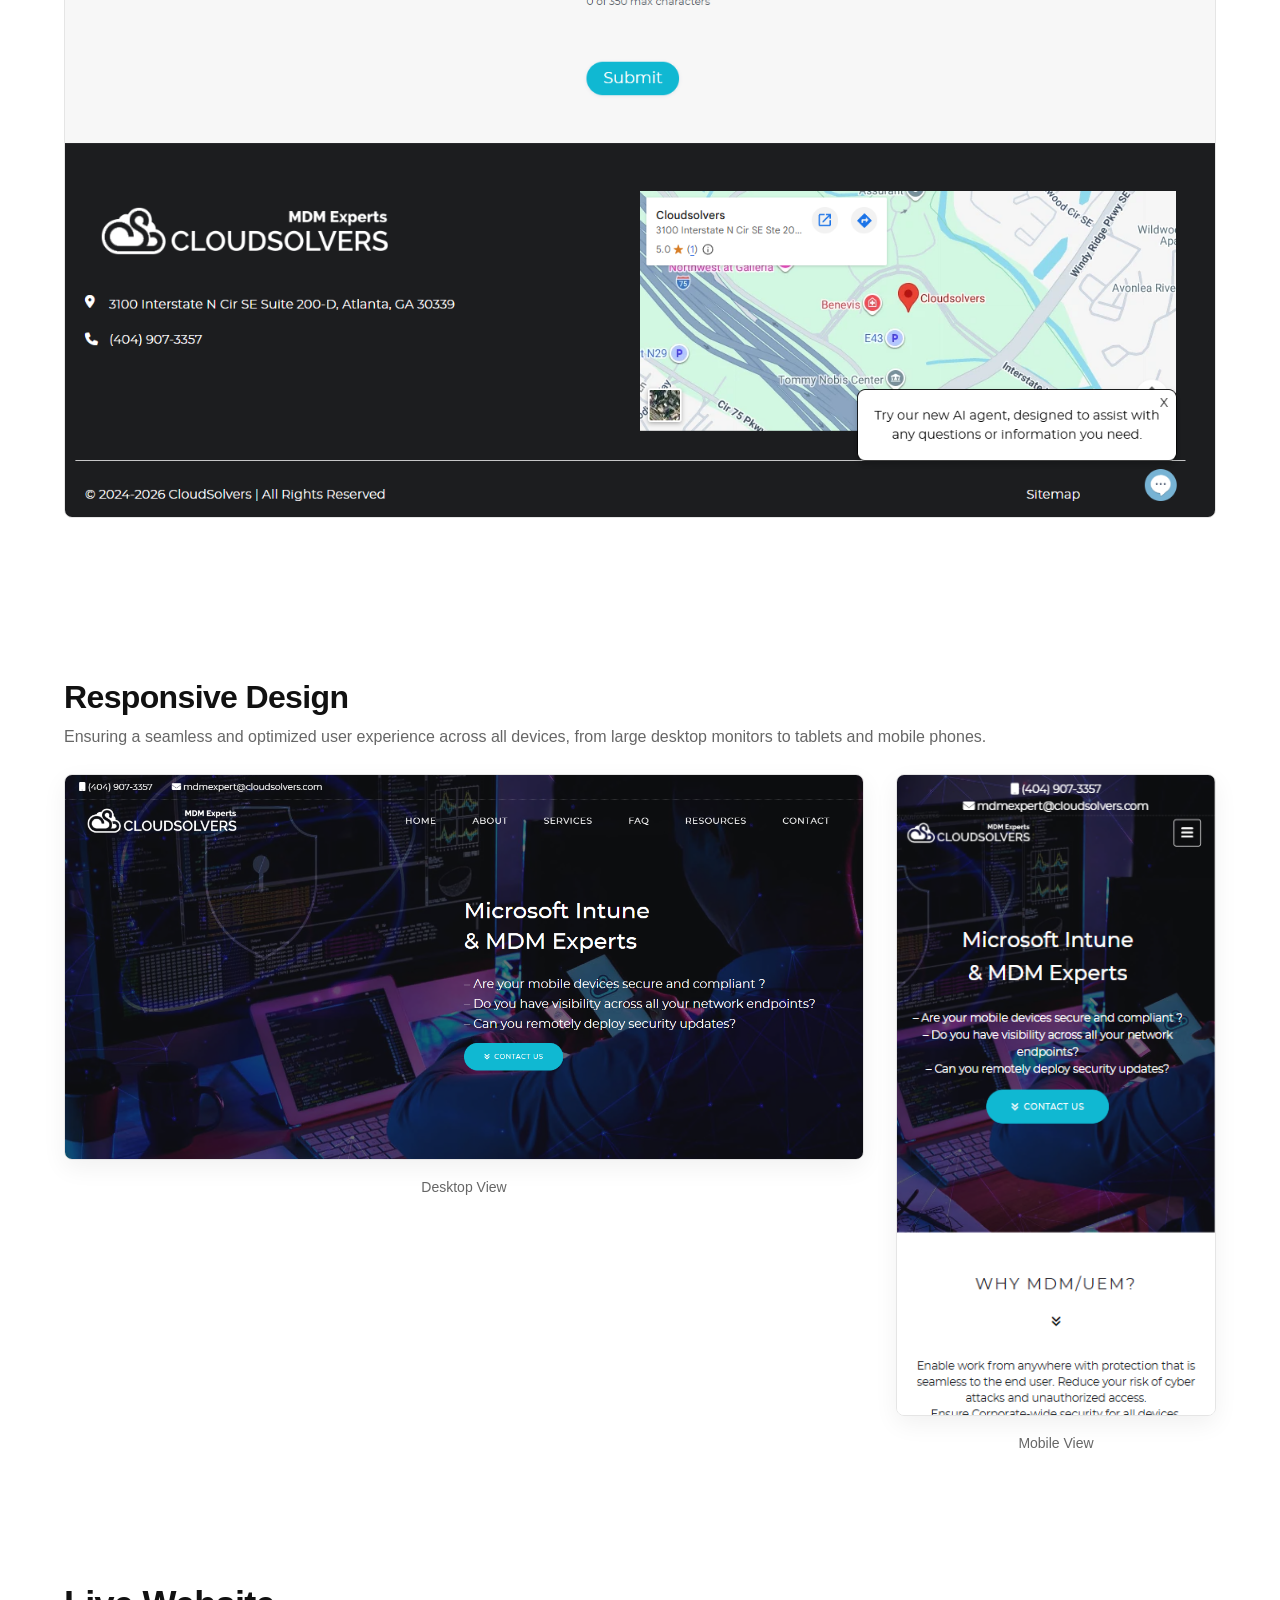
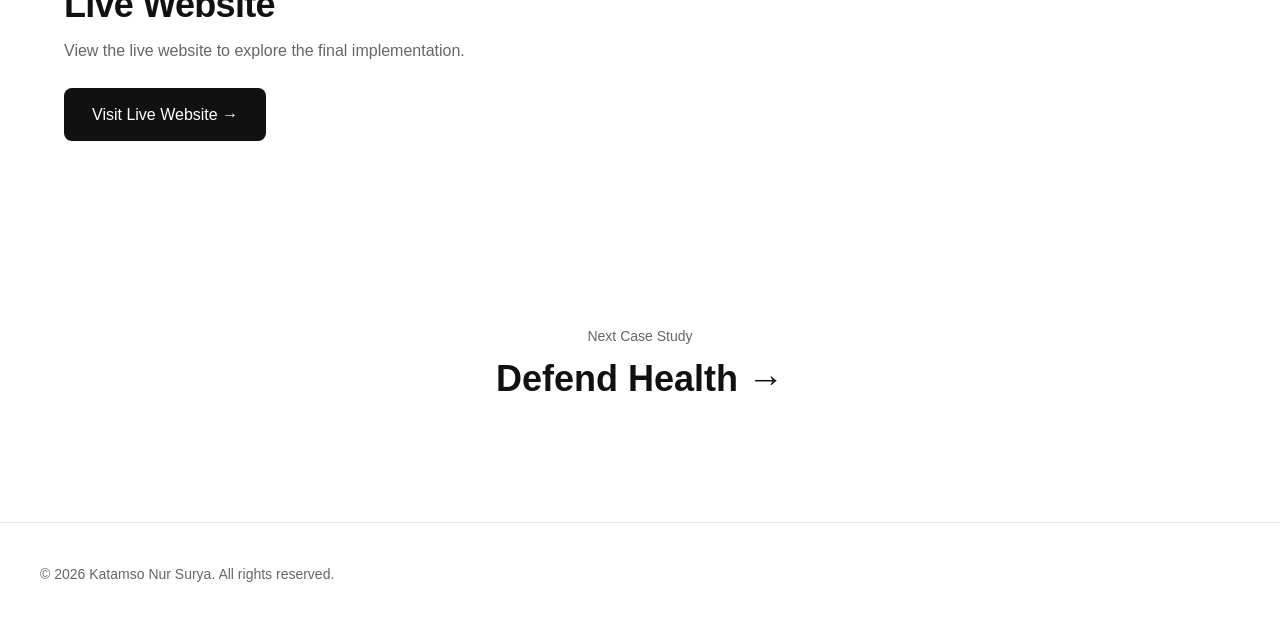
<file: projects/cloudsolvers.html>
<!DOCTYPE html>
<html lang="en">

<head>
    <meta charset="UTF-8">
    <meta name="viewport" content="width=device-width, initial-scale=1.0">
    <title>CloudSolvers — Brand Identity, Presentation & Business Website Case Study</title>
    <link rel="stylesheet" href="../css/style.css">
</head>

<body>

<header>
    <nav>
        <div class="logo">
            <a href="../index.html" style="text-decoration: none; color: inherit;">Surya.</a>
        </div>

        <div class="navigation">
            <a href="../index.html#projects">Projects</a>
            <a href="../index.html#about">About</a>
            <a href="../index.html#contact">Contact</a>
        </div>
    </nav>
</header>

<main>

    <!-- HERO -->
    <section class="project-hero">
        <p class="project-label">01 — Case Study</p>
        <h1>CloudSolvers</h1>
        <h2>Brand Identity, Presentation & Business Website</h2>

        <p class="project-summary">
Designed and developed a complete brand identity, presentation deck, and WordPress website for a B2B enterprise IT services company. The project covered logo design, branded presentation design, responsive website development, deployment, and ongoing maintenance.        </p>

        <div class="project-scope">
            <span>Logo Design</span>
            <span>Visual Identity</span>
            <span>Presentation Design</span>
            <span>Website Design</span>
            <span>WordPress Development</span>
            <span>Deployment</span>
        </div>

        <div class="project-hero-image">
            <img src="../assets/images/cloudsolvers-homepage.png" alt="CloudSolvers website homepage">
        </div>
    </section>

    <!-- OVERVIEW -->
    <section class="project-section">
        <h2>Overview</h2>
        <p class="section-lead">Brand Identity, Presentation & Business Website</p>
        <p style="margin-top: 16px; color: var(--color-secondary);">
           CloudSolvers is a B2B enterprise IT services company specializing in Microsoft Intune, Mobile Device Management (MDM), and Unified Endpoint Management (UEM). I developed the company's visual identity, presentation materials, and business website, taking the project from logo design and branded presentation development through responsive WordPress website design, deployment, and ongoing maintenance. </p>
    </section>

    <!-- PROJECT FACTS & RESPONSIBILITIES -->
    <section class="project-section grid-2-col">
        <div>
            <h2>Project Facts</h2>
            <ul class="fact-list">
                <li><strong>Industry:</strong> B2B Enterprise IT Services</li>
                <li><strong>Timeline:</strong> Approximately 1 month</li>
                <li><strong>Role:</strong> Graphic & Brand Designer / WordPress Developer</li>
                <li><strong>Communication:</strong> Email</li>
                <li><strong>Status:</strong> Live</li>
            </ul>
        </div>
        <div>
            <h2>Responsibilities</h2>
            <ul class="responsibility-list">
                <li>Logo Design & Visual Identity</li>
				<li>Presentation Design</li>
                <li>Website Design & Responsive Design</li>
                <li>WordPress Development & Contact Form</li>
                <li>Hosting Setup & Domain Configuration</li>
                <li>Deployment & Website Maintenance</li>
            </ul>
        </div>
    </section>

    <!-- TOOLS & DELIVERABLES -->
    <section class="project-section grid-2-col">
        <div>
            <h2>Tools Used</h2>
            <ul class="fact-list">
                <li><strong>Design:</strong> Adobe Illustrator, Adobe Photoshop, Microsoft Powerpoint</li>
                <li><strong>Development:</strong> WordPress, Elementor</li>
                <li><strong>Server & Deployment:</strong> cPanel, FileZilla</li>
            </ul>
        </div>
        <div>
            <h2>Deliverables</h2>
            <ul class="responsibility-list">
                <li>Company Logo (Horizontal & Vertical) & Favicon</li>
				<li>Branded PowerPoint Presentation Deck</li>
                <li>Responsive WordPress Website & Custom CMS</li>
                <li>Functional Contact Form & Domain/Hosting Setup</li>
            </ul>
        </div>
    </section>

    <!-- WORKFLOW -->
    <section class="project-section">
        <h2>Workflow</h2>
        <div class="workflow-steps">
            <div class="step">
                <span class="step-num">01</span>
                <h4>Project Brief &<br>Logo Design</h4>
                <p>Received the project brief via email, defined the project scope, and developed the initial brand identity and logo concepts.</p>
            </div>
            <div class="step">
                <span class="step-num">02</span>
                <h4>Brand Refinement &<br>Website Design</h4>
                <p>Refined the visual identity based on client feedback and designed responsive layouts for the website's key pages.</p>
            </div>
            <div class="step">
                <span class="step-num">03</span>
                <h4>WordPress Development<br>& Testing</h4>
                <p>Developed the website using WordPress and Elementor, optimized responsiveness, and tested forms and core functionality across devices.</p>
            </div>
            <div class="step">
                <span class="step-num">04</span>
                <h4>Deployment &<br>Ongoing Maintenance</h4>
                <p>Configured hosting and DNS, launched the website, and provided ongoing updates and maintenance after deployment.</p>
            </div>
        </div>
    </section>

    <!-- SELECTED WORK / WEBSITE SHOWCASE -->
    <section class="project-section">
        <h2>Selected Work</h2>
        <p class="section-lead">A visual breakdown of the brand identity and key sections developed for the CloudSolvers platform.</p>

        <div class="showcase-grid">
            
            <!-- Logo Design -->
            <div class="showcase-item">
                <h3>Logo Design</h3>
                <p style="color: var(--color-secondary); margin: 8px 0 24px;">
                    Designed a modern, scalable logo system that establishes a professional brand presence and provides a consistent visual foundation across the company's website and digital communications.
                </p>

                <div class="logo-grid">
                    <div class="logo-box">
                        <div class="project-logo">
                            <img src="../assets/images/cloudsolvers-primary-logo.svg" alt="CloudSolvers Primary Logo">
                        </div>
                        <span class="image-caption">Primary Logo</span>
                    </div>

                    <div class="logo-box">
                        <div class="project-logo">
                            <img src="../assets/images/cloudsolvers-monochrome-logo.svg" alt="CloudSolvers Monochrome Logo">
                        </div>
                        <span class="image-caption">Monochrome Logo</span>
                    </div>
                </div>
            </div>
			
           <div class="showcase-item">
                <h3>Presentation Design</h3>
                <p style="color: var(--color-secondary); margin: 8px 0 24px;">
Designed a branded PowerPoint presentation for CloudSolvers, organizing technical and business information into a clear visual structure with consistent typography, layouts, and visual elements.                </p>
                <div class="project-image">
                    <img src="../assets/images/cloudsolvers-presentation.jpg" alt="CloudSolvers Hero Section">
                </div>
            </div>
			
            <!-- Website Design Header -->
            <div style="margin-top: 32px;">
                <h2 style="font-size: clamp(24px, 4vw, 32px); margin-bottom: 8px;">Website Design</h2>
            </div>
            
            <!-- Hero Section -->
            <div class="showcase-item">
                <h3>Hero</h3>
                <p style="color: var(--color-secondary); margin: 8px 0 24px;">
                    The Hero section introduces CloudSolvers' core expertise in cloud and managed IT services, presenting the company's primary value proposition and guiding visitors toward understanding its solutions and capabilities.
                </p>
                <div class="project-image">
                    <img src="../assets/images/cloudsolvers-homepage.png" alt="CloudSolvers Hero Section">
                </div>
            </div>

            <!-- About Section -->
            <div class="showcase-item">
                <h3>About</h3>
                <p style="color: var(--color-secondary); margin: 8px 0 24px;">
                    The About section introduces CloudSolvers and provides an overview of the company's expertise in Microsoft Intune, Mobile Device Management (MDM), and Universal Endpoint Management (UEM). The content structure helps communicate the company's capabilities and establish credibility with potential clients.
                </p>
                <div class="project-image">
                    <img src="../assets/images/cloudsolvers-about.png" alt="CloudSolvers About Section">
                </div>
            </div>

            <!-- Services Section -->
            <div class="showcase-item">
                <h3>Services</h3>
                <p style="color: var(--color-secondary); margin: 8px 0 24px;">
                    The Services section organizes CloudSolvers' core offerings into clear categories, highlighting Mobile Application Management (MAM), Mobile Device Management (MDM), and Universal Endpoint Management (UEM). The section helps visitors understand the company's technical capabilities, supported platforms, and deployment approach.
                </p>
                <div class="project-image">
                    <img src="../assets/images/cloudsolvers-service.png" alt="CloudSolvers Services Section">
                </div>
            </div>

            <!-- Projects Section -->
            <div class="showcase-item">
                <h3>Projects</h3>
                <p style="color: var(--color-secondary); margin: 8px 0 24px;">
                    The Projects section showcases a real client implementation using a problem–solution–result format, demonstrating CloudSolvers' technical expertise while helping prospective clients understand the value and outcomes of its services.
                </p>
                <div class="project-image">
                    <img src="../assets/images/cloudsolvers-project.png" alt="CloudSolvers Projects Section">
                </div>
            </div>

            <!-- Contact Section -->
            <div class="showcase-item">
                <h3>Contact</h3>
                <p style="color: var(--color-secondary); margin: 8px 0 24px;">
                    The Contact section combines a contact form with essential business information, making it easy for prospective clients to get in touch while reinforcing the company's credibility.
                </p>
                <div class="project-image">
                    <img src="../assets/images/cloudsolvers-contact.png" alt="CloudSolvers Contact Section">
                </div>
            </div>

        </div>
    </section>

    <!-- RESPONSIVE DESIGN SECTION -->
    <section class="project-section">
        <h2 style="font-size: clamp(24px, 4vw, 32px); margin-bottom: 8px;">Responsive Design</h2>
        
        <div class="showcase-item">
            <p style="color: var(--color-secondary); margin: 8px 0 24px;">
                Ensuring a seamless and optimized user experience across all devices, from large desktop monitors to tablets and mobile phones.
            </p>

            <div class="responsive-mockup-grid">
                <div class="desktop-mockup">
                    <img src="../assets/images/cloudsolvers-homepage.png" alt="CloudSolvers Desktop Homepage">
                    <span class="image-caption">Desktop View</span>
                </div>

                <div class="mobile-mockup">
                    <img src="../assets/images/cloudsolvers-mobile.png" alt="CloudSolvers Mobile Homepage">
                    <span class="image-caption">Mobile View</span>
                </div>
            </div>
        </div>
    </section>
            
    <!-- LIVE WEBSITE -->
    <section class="project-section live-site-box">
        <h2>Live Website</h2>
        <p style="color: var(--color-secondary); margin-top: 12px;">View the live website to explore the final implementation.</p>
        
        <div style="margin-top: 24px;">
            <a href="https://cloudsolvers.com/" target="_blank" rel="noopener noreferrer" class="btn-primary">
                Visit Live Website →
            </a>
        </div>
    </section>

    <!-- NEXT PROJECT NAVIGATION -->
    <section class="next-project">
        <p>Next Case Study</p>
        <a href="defend-health.html">
            <h3>Defend Health →</h3>
        </a>
    </section>

</main>

<footer>
    <p>© 2026 Katamso Nur Surya. All rights reserved.</p>
</footer>

</body>
</html>
</file>
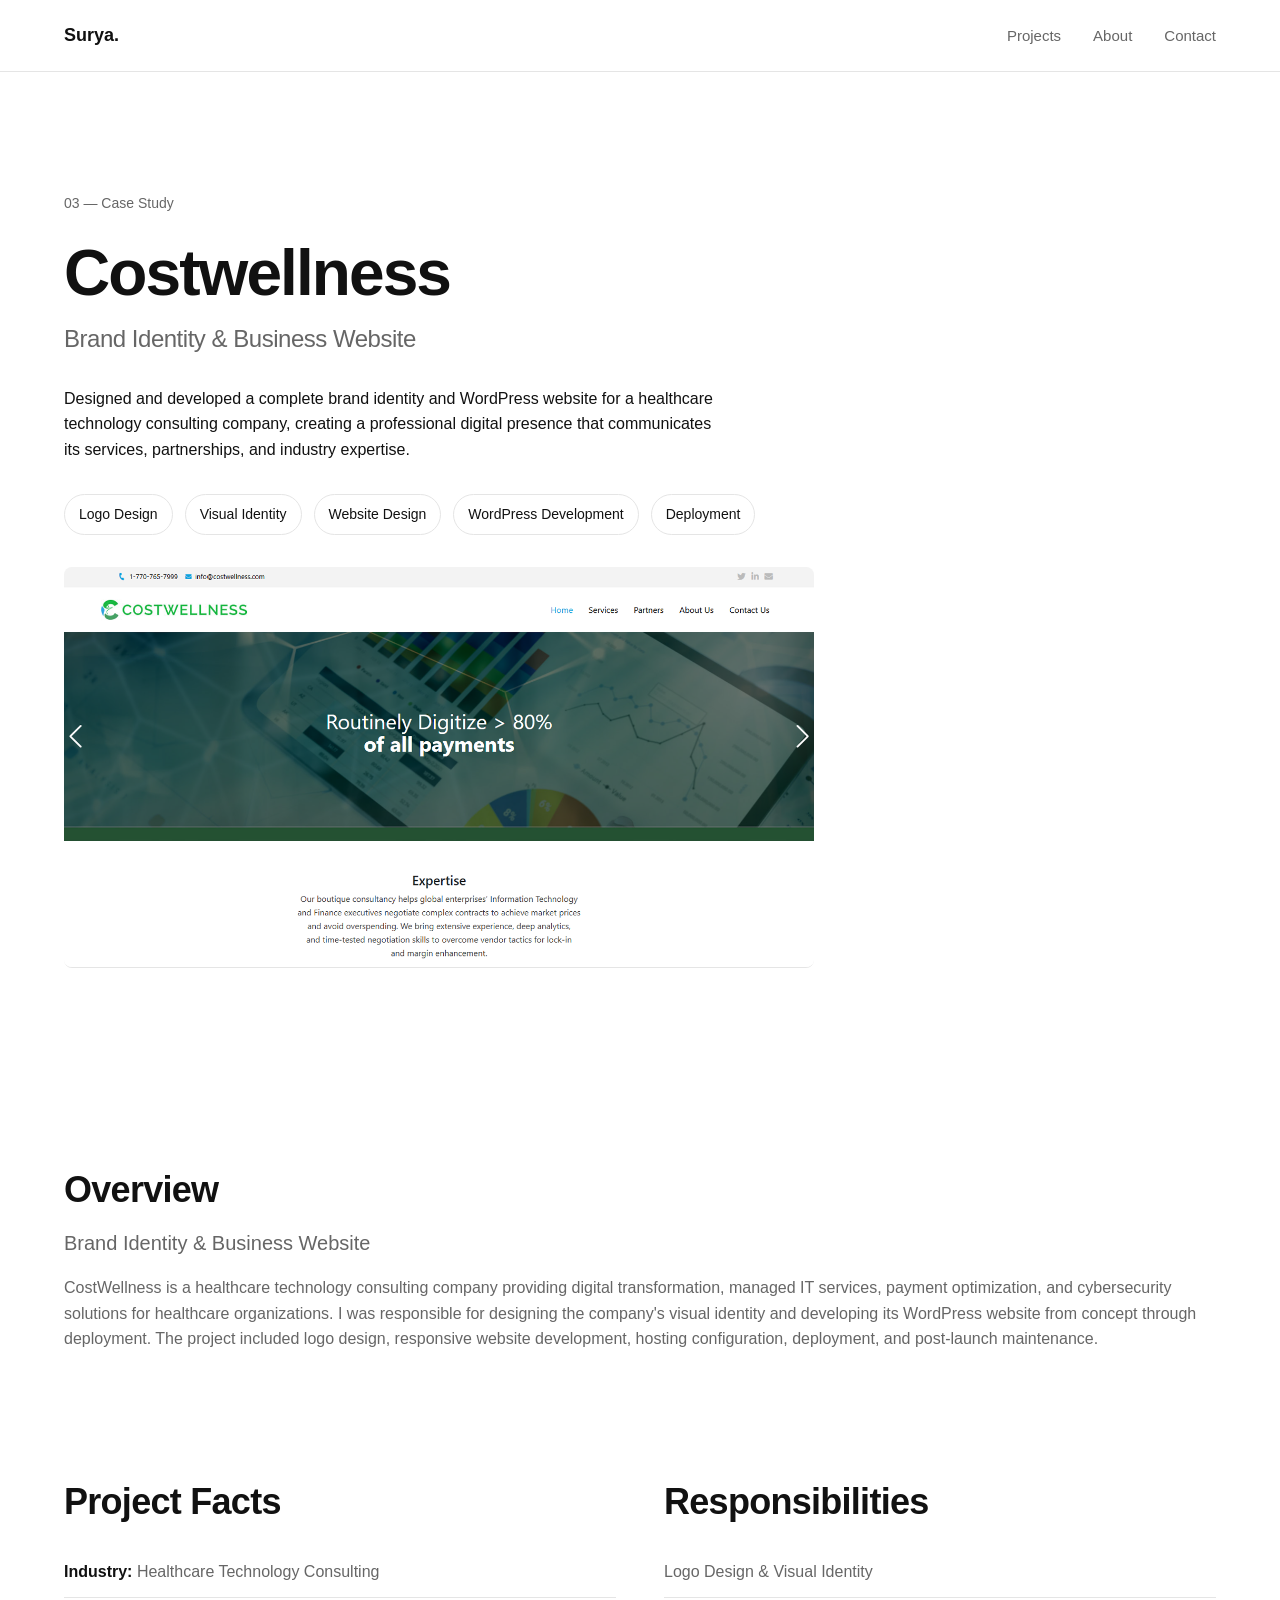
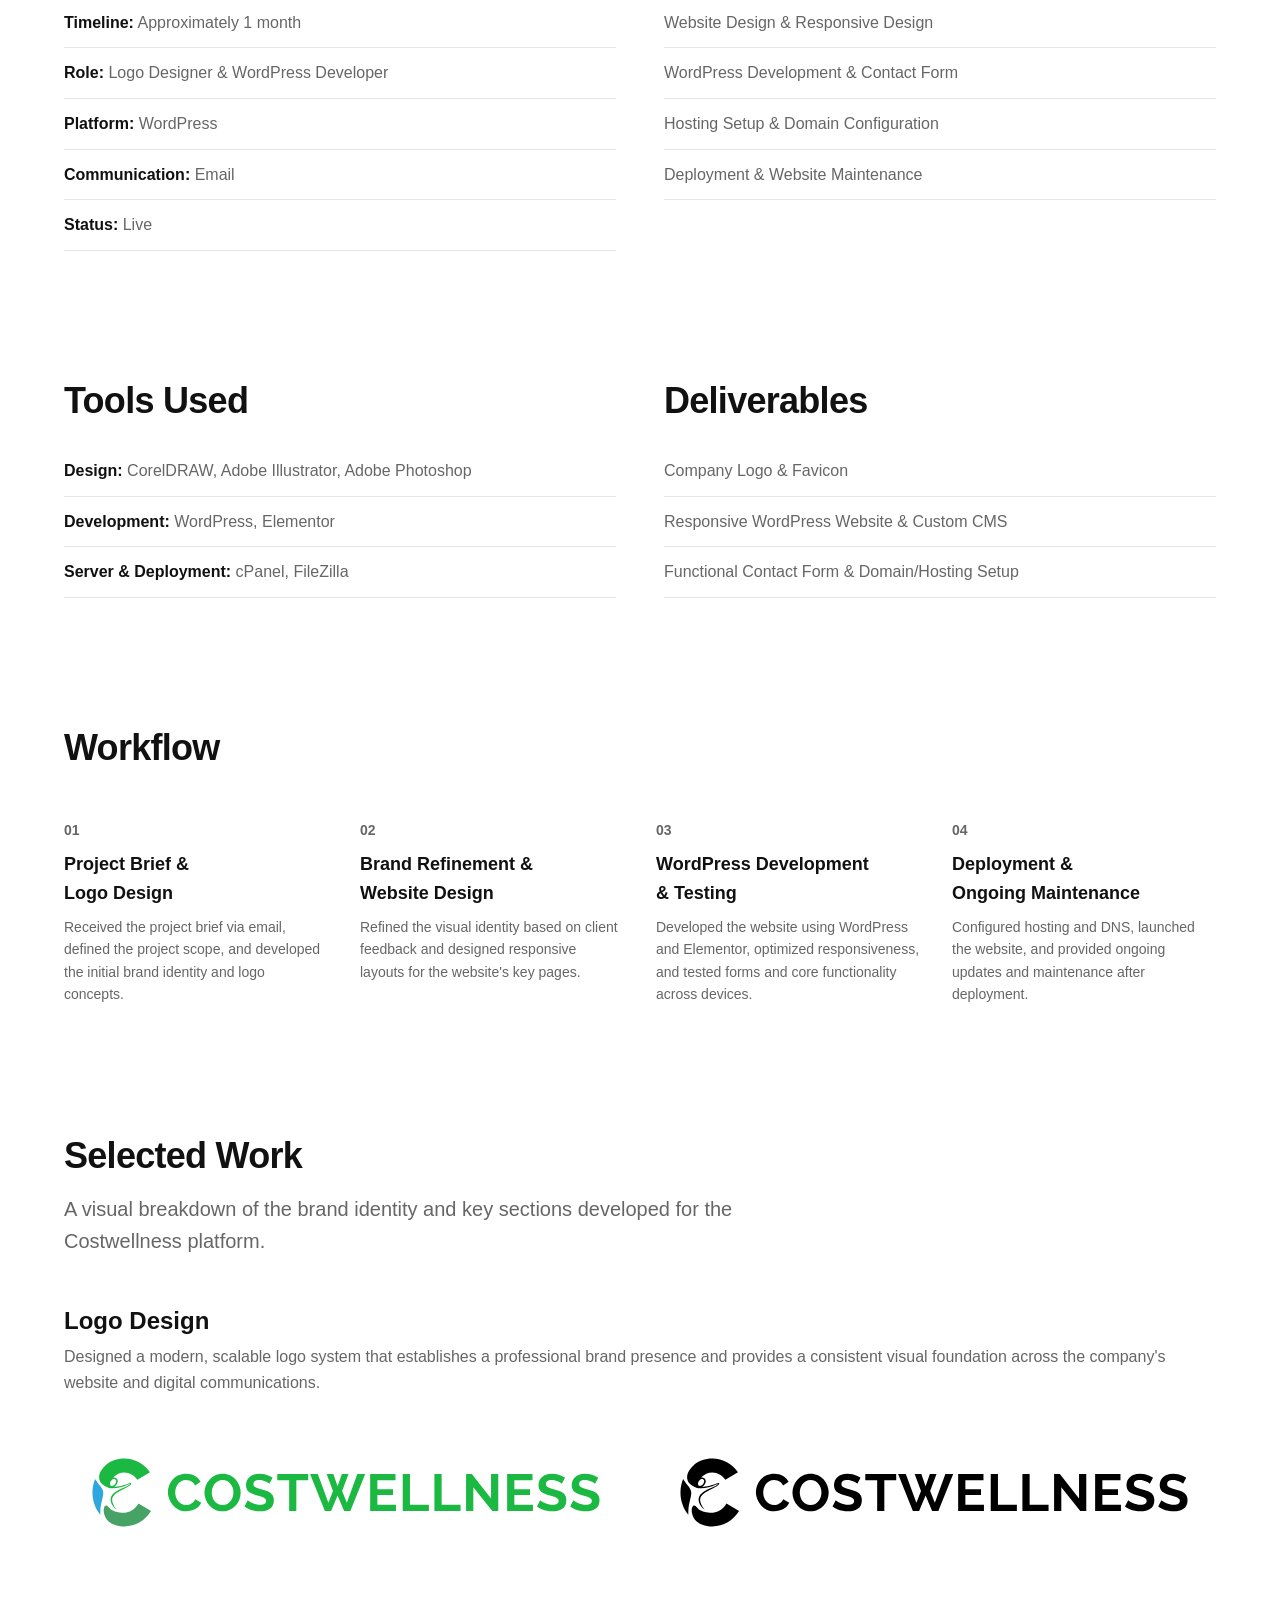
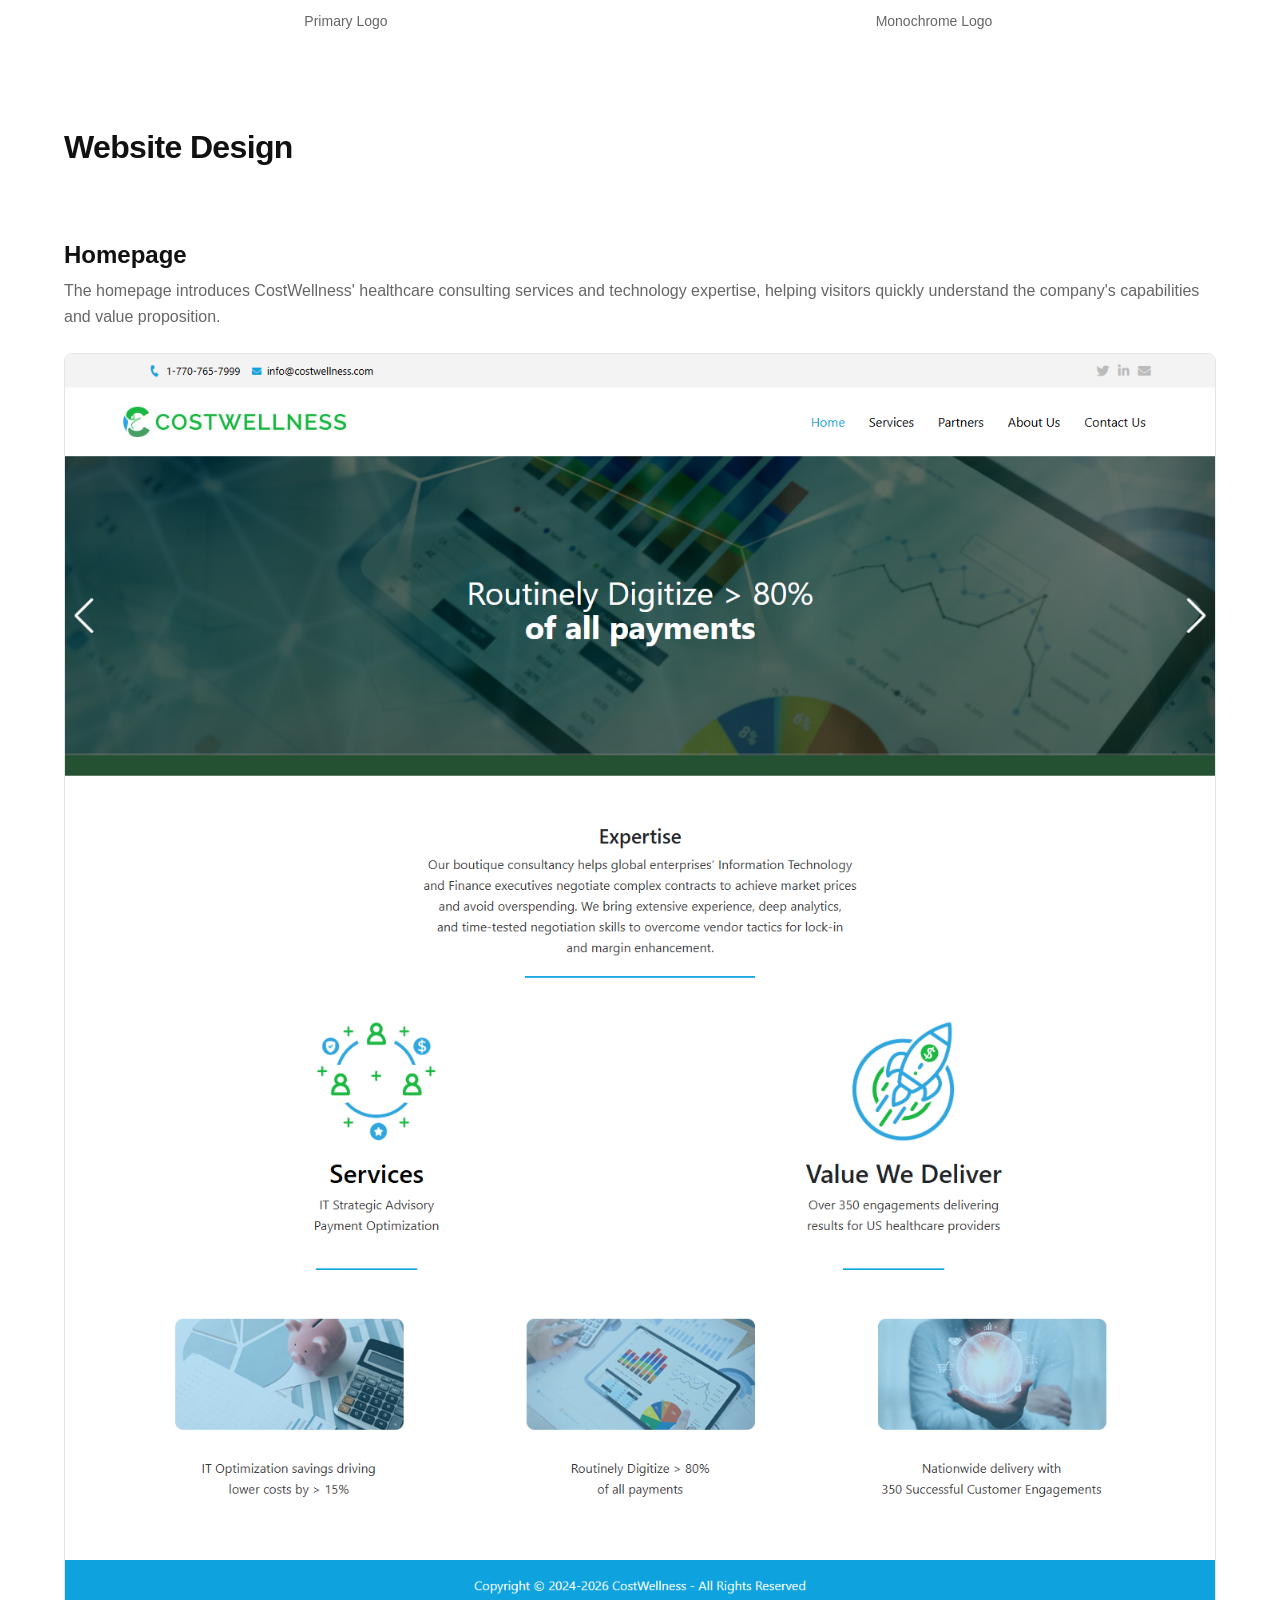
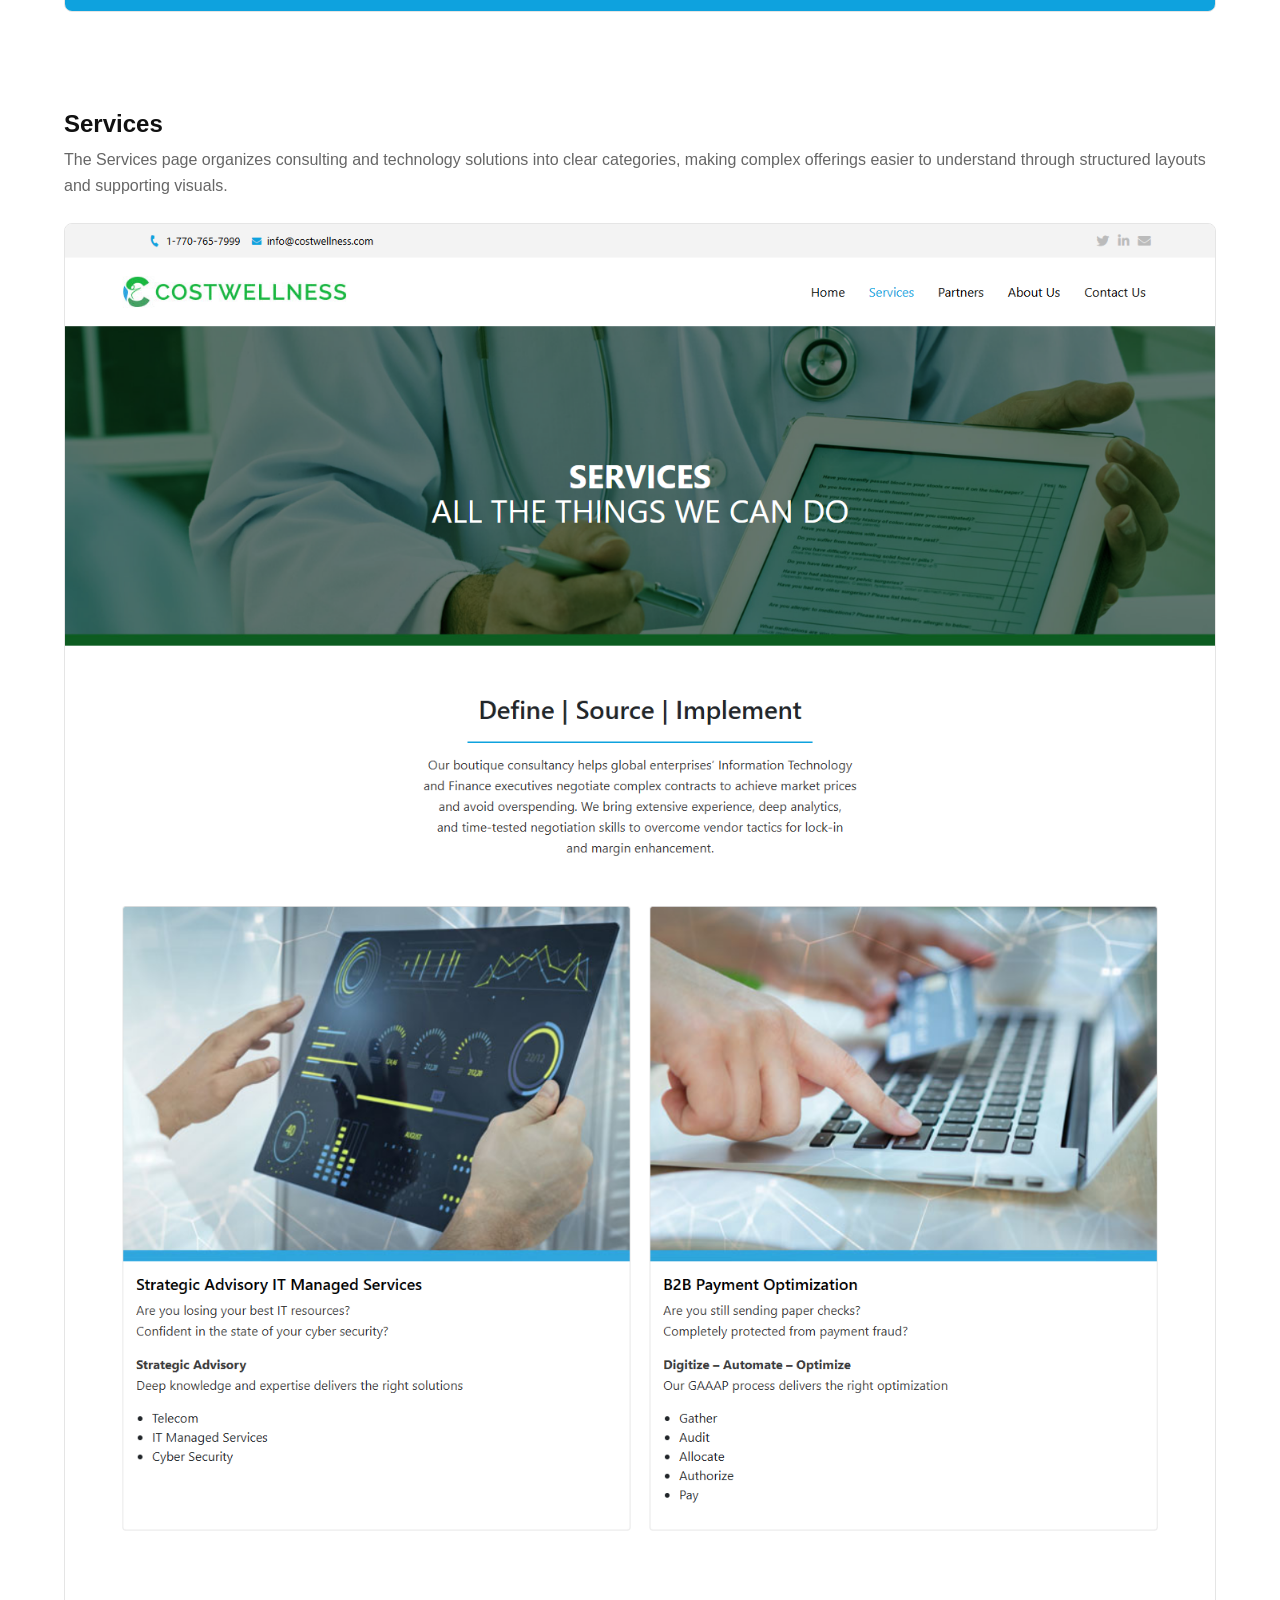
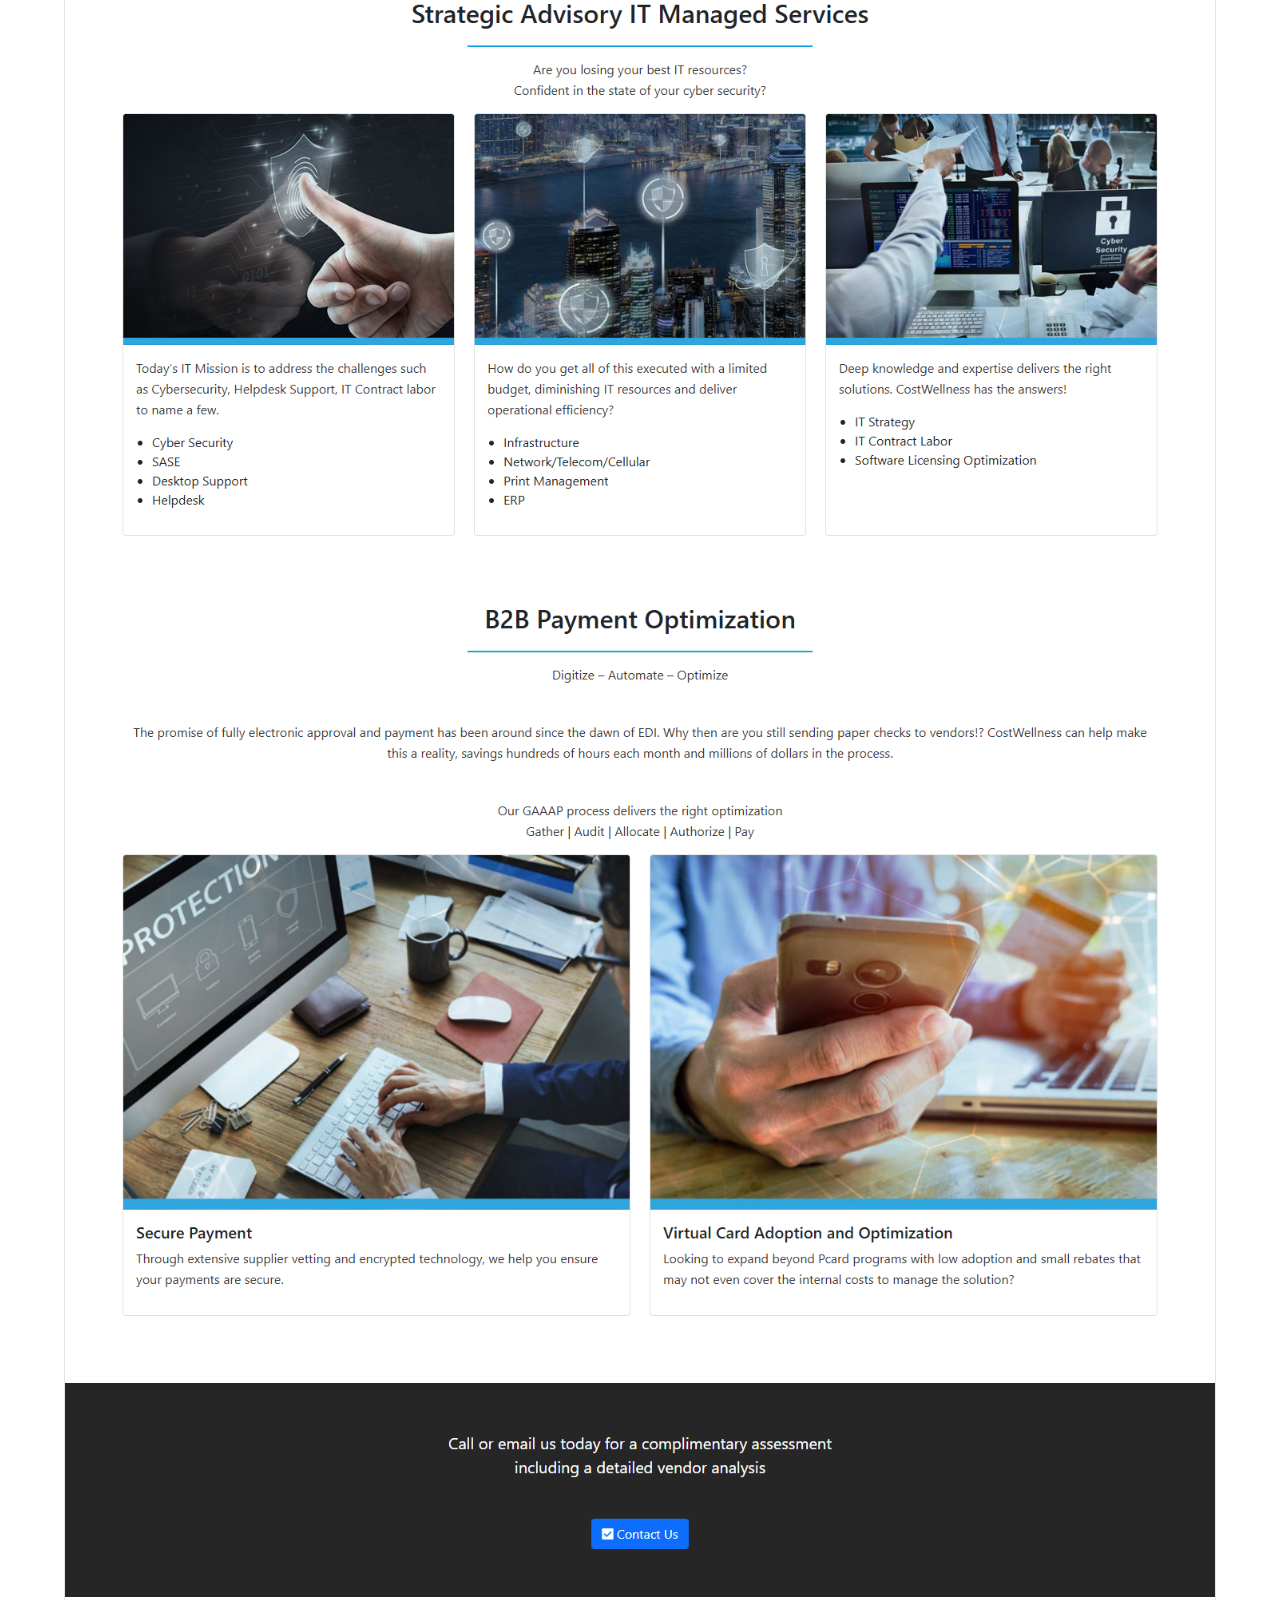
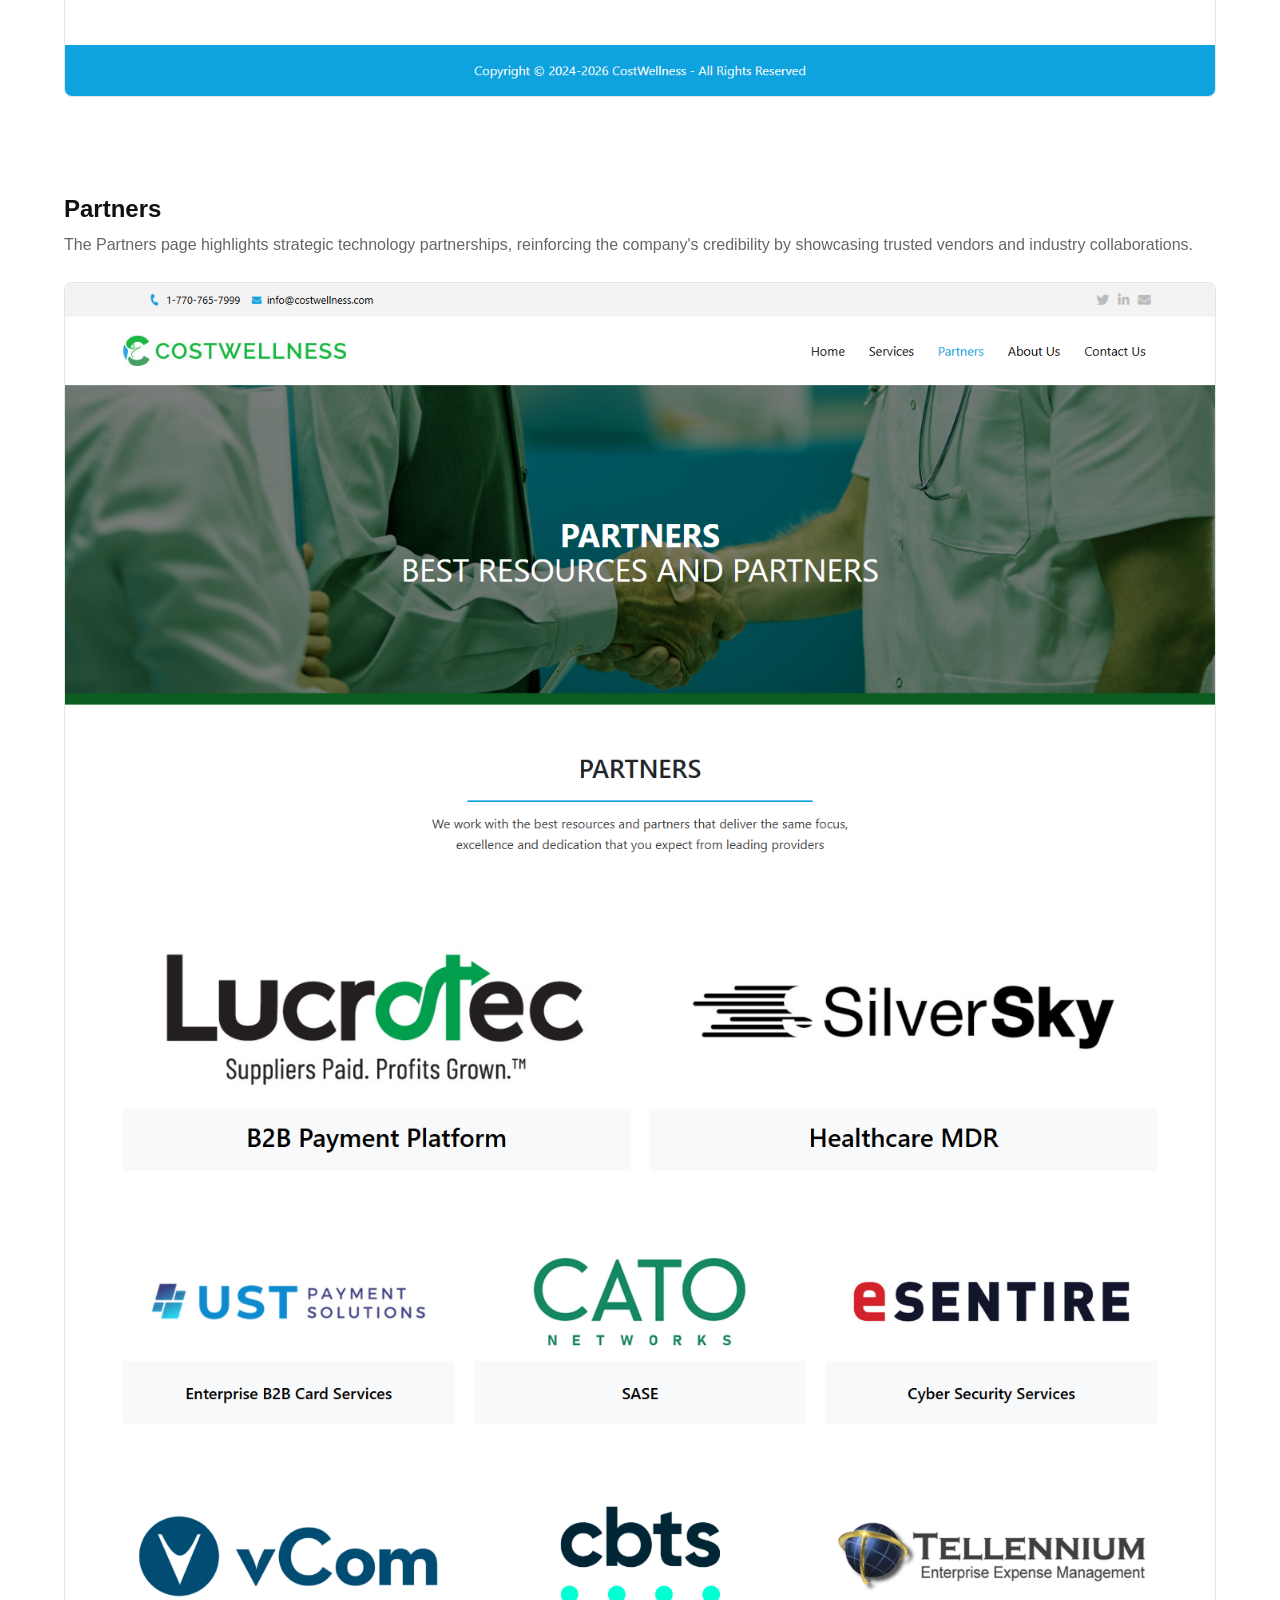
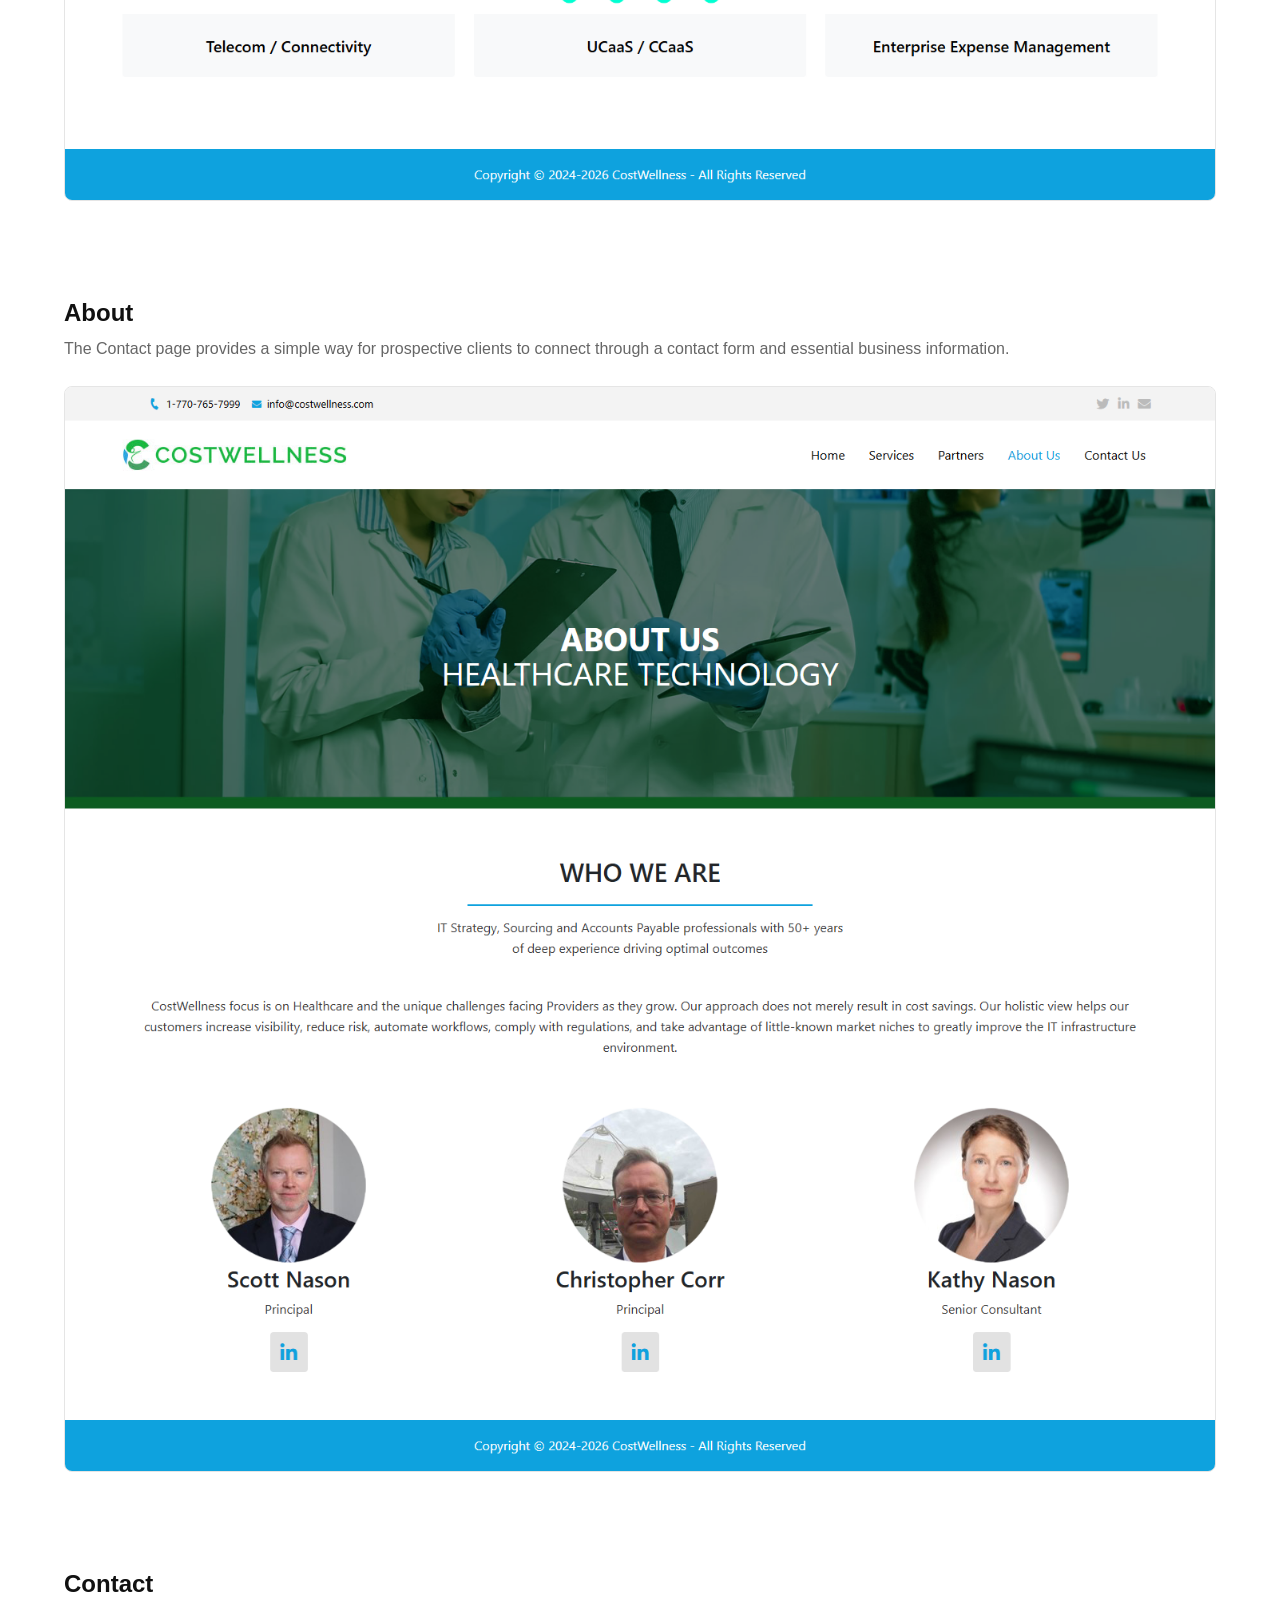
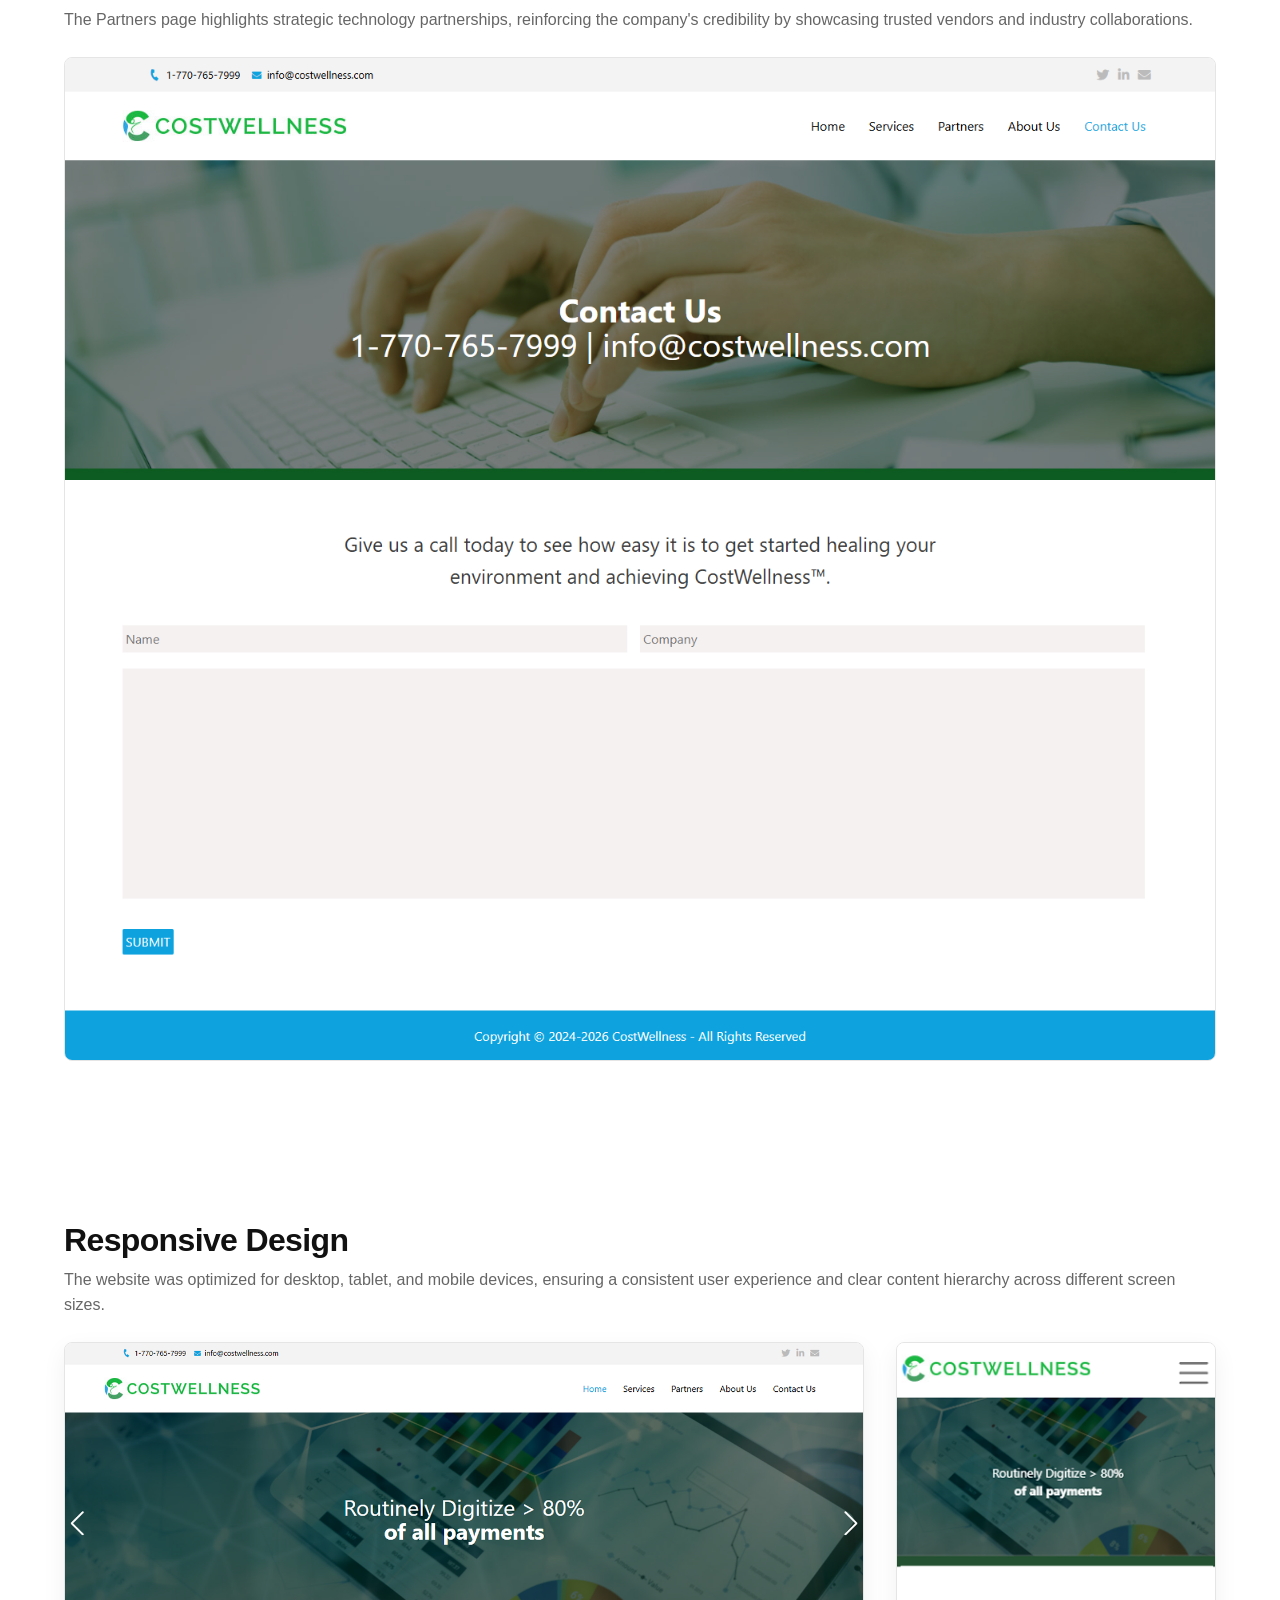
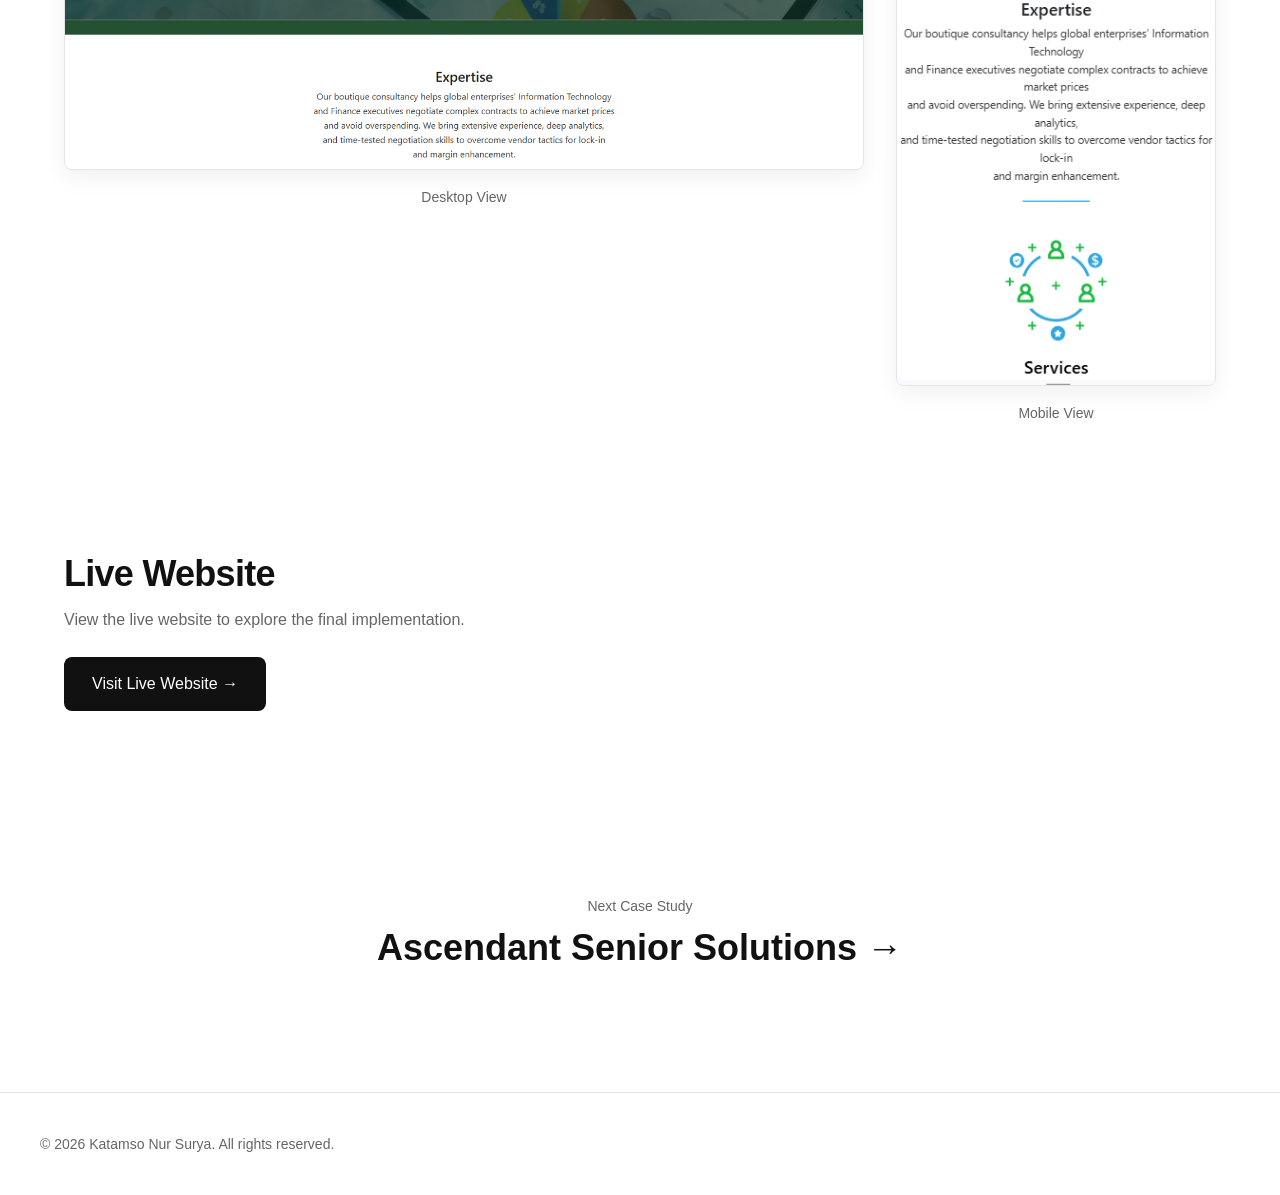
<file: projects/costwellness.html>
<!DOCTYPE html>
<html lang="en">

<head>
    <meta charset="UTF-8">
    <meta name="viewport" content="width=device-width, initial-scale=1.0">
    <title>Costwellness — Brand & Web Design Case Study</title>
    <link rel="stylesheet" href="../css/style.css">
</head>

<body>

<header>
    <nav>
        <div class="logo">
            <a href="../index.html" style="text-decoration: none; color: inherit;">Surya.</a>
        </div>

        <div class="navigation">
            <a href="../index.html#projects">Projects</a>
            <a href="../index.html#about">About</a>
            <a href="../index.html#contact">Contact</a>
        </div>
    </nav>
</header>

<main>

    <!-- HERO -->
    <section class="project-hero">
        <p class="project-label">03 — Case Study</p>
        <h1>Costwellness</h1>
        <h2>Brand Identity & Business Website</h2>

        <p class="project-summary">
Designed and developed a complete brand identity and WordPress website for a healthcare technology consulting company, creating a professional digital presence that communicates its services, partnerships, and industry expertise.
        <div class="project-scope">
            <span>Logo Design</span>
            <span>Visual Identity</span>
            <span>Website Design</span>
            <span>WordPress Development</span>
            <span>Deployment</span>
        </div>

        <div class="project-hero-image">
            <img src="../assets/images/costwellness-homepage.png" alt="costwellness website homepage">
        </div>
    </section>

    <!-- OVERVIEW -->
    <section class="project-section">
        <h2>Overview</h2>
        <p class="section-lead">Brand Identity & Business Website</p>
        <p style="margin-top: 16px; color: var(--color-secondary);">
CostWellness is a healthcare technology consulting company providing digital transformation, managed IT services, payment optimization, and cybersecurity solutions for healthcare organizations. I was responsible for designing the company's visual identity and developing its WordPress website from concept through deployment. The project included logo design, responsive website development, hosting configuration, deployment, and post-launch maintenance.    </section>

    <!-- PROJECT FACTS & RESPONSIBILITIES -->
    <section class="project-section grid-2-col">
        <div>
            <h2>Project Facts</h2>
            <ul class="fact-list">
                <li><strong>Industry:</strong> Healthcare Technology Consulting</li>
                <li><strong>Timeline:</strong> Approximately 1 month</li>
                <li><strong>Role:</strong> Logo Designer & WordPress Developer</li>
                <li><strong>Platform:</strong> WordPress</li>
                <li><strong>Communication:</strong> Email</li>
                <li><strong>Status:</strong> Live</li>
            </ul>
        </div>
        <div>
            <h2>Responsibilities</h2>
            <ul class="responsibility-list">
                <li>Logo Design & Visual Identity</li>
                <li>Website Design & Responsive Design</li>
                <li>WordPress Development & Contact Form</li>
                <li>Hosting Setup & Domain Configuration</li>
                <li>Deployment & Website Maintenance</li>
            </ul>
        </div>
    </section>

    <!-- TOOLS & DELIVERABLES -->
    <section class="project-section grid-2-col">
        <div>
            <h2>Tools Used</h2>
            <ul class="fact-list">
                <li><strong>Design:</strong> CorelDRAW, Adobe Illustrator, Adobe Photoshop</li>
                <li><strong>Development:</strong> WordPress, Elementor</li>
                <li><strong>Server & Deployment:</strong> cPanel, FileZilla</li>
            </ul>
        </div>
        <div>
            <h2>Deliverables</h2>
            <ul class="responsibility-list">
                <li>Company Logo & Favicon</li>
                <li>Responsive WordPress Website & Custom CMS</li>
                <li>Functional Contact Form & Domain/Hosting Setup</li>
            </ul>
        </div>
    </section>

    <!-- WORKFLOW -->
    <section class="project-section">
        <h2>Workflow</h2>
        <div class="workflow-steps">
            <div class="step">
                <span class="step-num">01</span>
                <h4>Project Brief &<br>Logo Design</h4>
                <p>Received the project brief via email, defined the project scope, and developed the initial brand identity and logo concepts.</p>
            </div>
            <div class="step">
                <span class="step-num">02</span>
                <h4>Brand Refinement &<br>Website Design</h4>
                <p>Refined the visual identity based on client feedback and designed responsive layouts for the website's key pages.</p>
            </div>
            <div class="step">
                <span class="step-num">03</span>
                <h4>WordPress Development<br>& Testing</h4>
                <p>Developed the website using WordPress and Elementor, optimized responsiveness, and tested forms and core functionality across devices.</p>
            </div>
            <div class="step">
                <span class="step-num">04</span>
                <h4>Deployment &<br>Ongoing Maintenance</h4>
                <p>Configured hosting and DNS, launched the website, and provided ongoing updates and maintenance after deployment.</p>
            </div>
        </div>
    </section>

    <!-- SELECTED WORK / WEBSITE SHOWCASE -->
    <section class="project-section">
        <h2>Selected Work</h2>
        <p class="section-lead">A visual breakdown of the brand identity and key sections developed for the Costwellness platform.</p>

        <div class="showcase-grid">
            
            <!-- Logo Design -->
            <div class="showcase-item">
                <h3>Logo Design</h3>
                <p style="color: var(--color-secondary); margin: 8px 0 24px;">
                    Designed a modern, scalable logo system that establishes a professional brand presence and provides a consistent visual foundation across the company's website and digital communications.
                </p>

                <div class="logo-grid">
                    <div class="logo-box">
                        <div class="project-logo">
                            <img src="../assets/images/costwellness-logo-FC.svg" alt="Costwellness Primary Logo">
                        </div>
                        <span class="image-caption">Primary Logo</span>
                    </div>

                    <div class="logo-box">
                        <div class="project-logo">
                            <img src="../assets/images/costwellness-logo-BW.svg" alt="Costwellness Monochrome Logo">
                        </div>
                        <span class="image-caption">Monochrome Logo</span>
                    </div>
                </div>
            </div>


            <!-- Website Design Header -->
            <div style="margin-top: 32px;">
                <h2 style="font-size: clamp(24px, 4vw, 32px); margin-bottom: 8px;">Website Design</h2>
            </div>
            
            <!-- Hero Section -->
            <div class="showcase-item">
                <h3>Homepage</h3>
                <p style="color: var(--color-secondary); margin: 8px 0 24px;">
The homepage introduces CostWellness' healthcare consulting services and technology expertise, helping visitors quickly understand the company's capabilities and value proposition.                <div class="project-image">
                    <img src="../assets/images/costwellness-home.png" alt="Costwellness Hero Section">
                </div>
            </div>

            <!-- Services Section -->
            <div class="showcase-item">
                <h3>Services</h3>
                <p style="color: var(--color-secondary); margin: 8px 0 24px;">
The Services page organizes consulting and technology solutions into clear categories, making complex offerings easier to understand through structured layouts and supporting visuals.                <div class="project-image">
                    <img src="../assets/images/costwellness-services.png" alt="Costwellness About Section">
                </div>
            </div>

            <!-- Partners Section -->
            <div class="showcase-item">
                <h3>Partners</h3>
                <p style="color: var(--color-secondary); margin: 8px 0 24px;">
The Partners page highlights strategic technology partnerships, reinforcing the company's credibility by showcasing trusted vendors and industry collaborations.                <div class="project-image">
                    <img src="../assets/images/costwellness-partners.png" alt="Costwellness Services Section">
                </div>
            </div>

            <!-- About Section -->
            <div class="showcase-item">
                <h3>About</h3>
                <p style="color: var(--color-secondary); margin: 8px 0 24px;">
The Contact page provides a simple way for prospective clients to connect through a contact form and essential business information.                <div class="project-image">
                    <img src="../assets/images/costwellness-about.png" alt="Costwellness Projects Section">
                </div>
            </div>

            <!-- Contact Section -->
            <div class="showcase-item">
                <h3>Contact</h3>
                <p style="color: var(--color-secondary); margin: 8px 0 24px;">
The Partners page highlights strategic technology partnerships, reinforcing the company's credibility by showcasing trusted vendors and industry collaborations.                <div class="project-image">
                    <img src="../assets/images/costwellness-contact.png" alt="Costwellness Services Section">
                </div>
            </div>
            

        </div>
    </section>

    <!-- RESPONSIVE DESIGN SECTION -->
    <section class="project-section">
        <h2 style="font-size: clamp(24px, 4vw, 32px); margin-bottom: 8px;">Responsive Design</h2>
        
        <div class="showcase-item">
            <p style="color: var(--color-secondary); margin: 8px 0 24px;">
The website was optimized for desktop, tablet, and mobile devices, ensuring a consistent user experience and clear content hierarchy across different screen sizes.            </p>

            <div class="responsive-mockup-grid">
                <div class="desktop-mockup">
                    <img src="../assets/images/costwellness-homepage.png" alt="Costwellness Desktop Homepage">
                    <span class="image-caption">Desktop View</span>
                </div>

                <div class="mobile-mockup">
                    <img src="../assets/images/costwellness-home-mobile.png" alt="Costwellness Mobile Homepage">
                    <span class="image-caption">Mobile View</span>
                </div>
            </div>
        </div>
    </section>
            
    <!-- LIVE WEBSITE -->
    <section class="project-section live-site-box">
        <h2>Live Website</h2>
        <p style="color: var(--color-secondary); margin-top: 12px;">View the live website to explore the final implementation.</p>
        
        <div style="margin-top: 24px;">
            <a href="https://costwellness.com/" target="_blank" rel="noopener noreferrer" class="btn-primary">
                Visit Live Website →
            </a>
        </div>
    </section>

    <!-- NEXT PROJECT NAVIGATION -->
    <section class="next-project">
        <p>Next Case Study</p>
        <a href="ascendant.html">
            <h3>Ascendant Senior Solutions →</h3>
        </a>
    </section>

</main>

<footer>
    <p>© 2026 Katamso Nur Surya. All rights reserved.</p>
</footer>

</body>
</html>
</file>
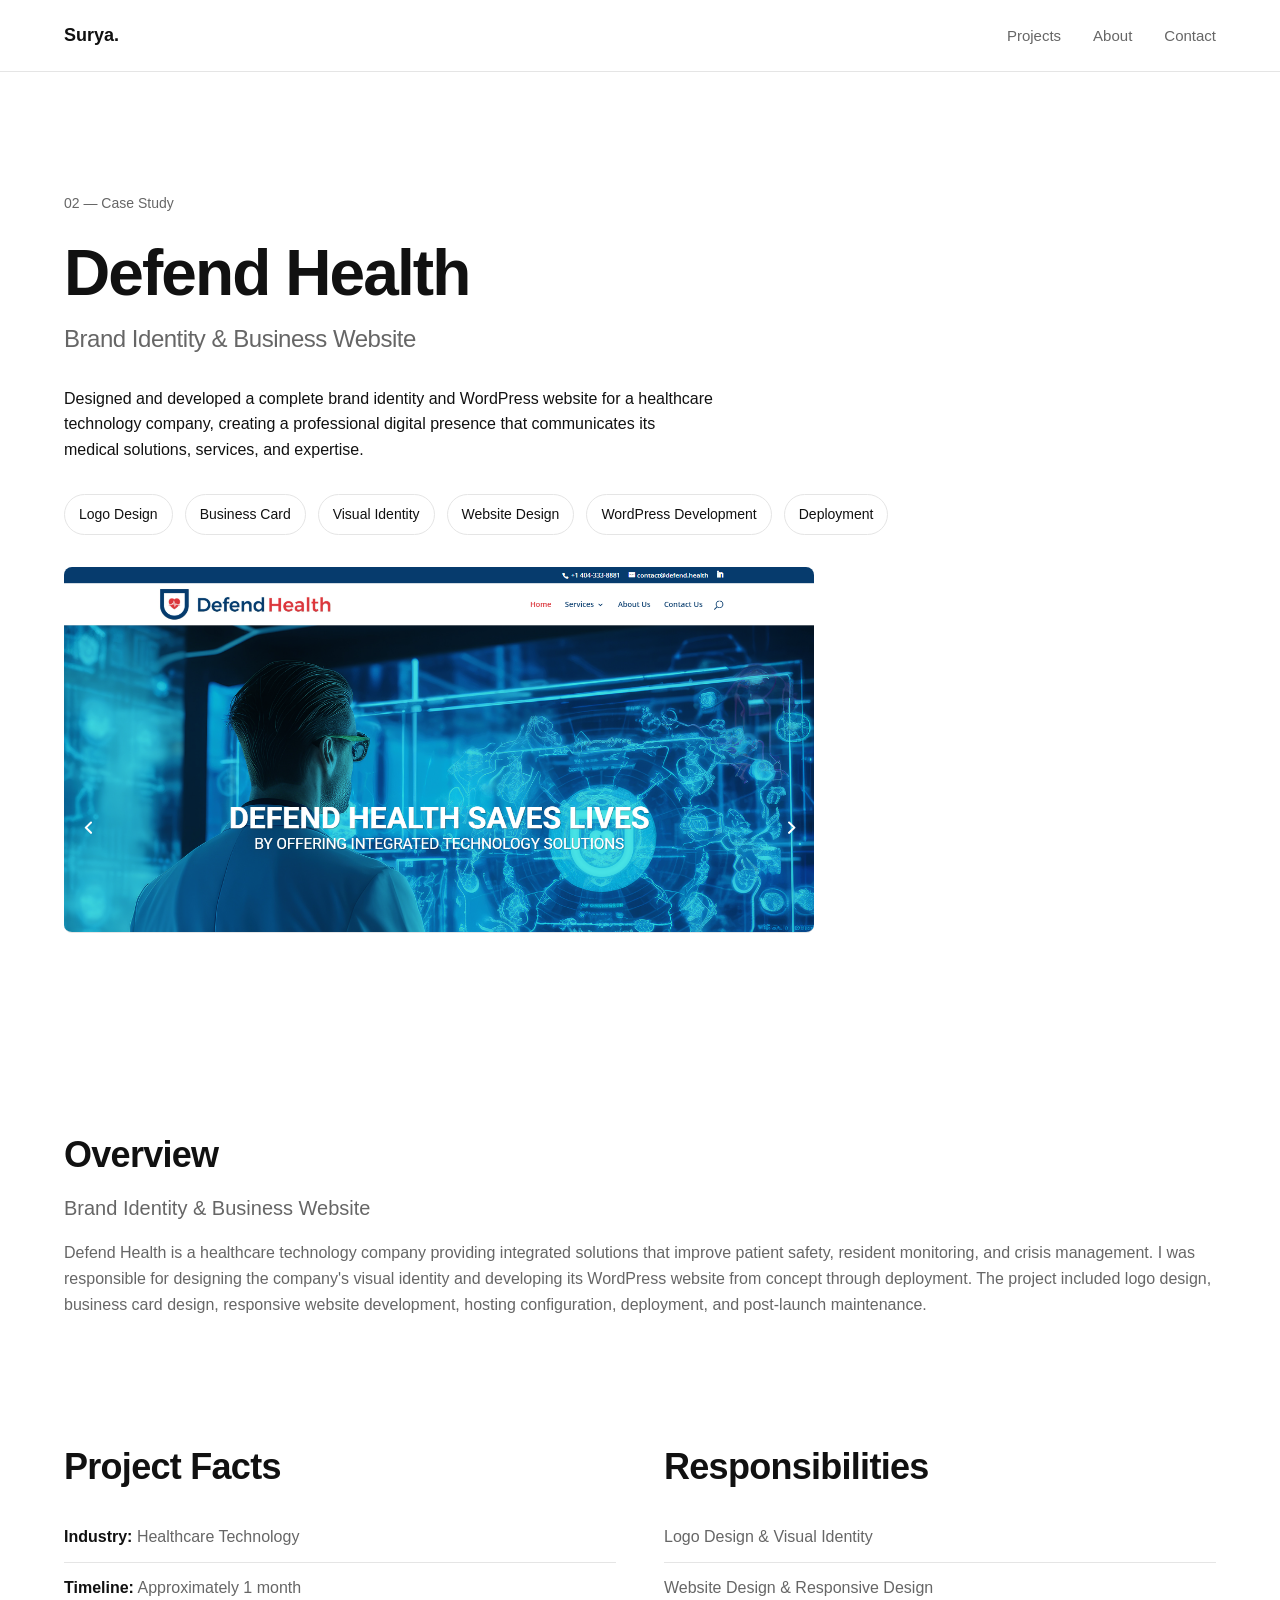
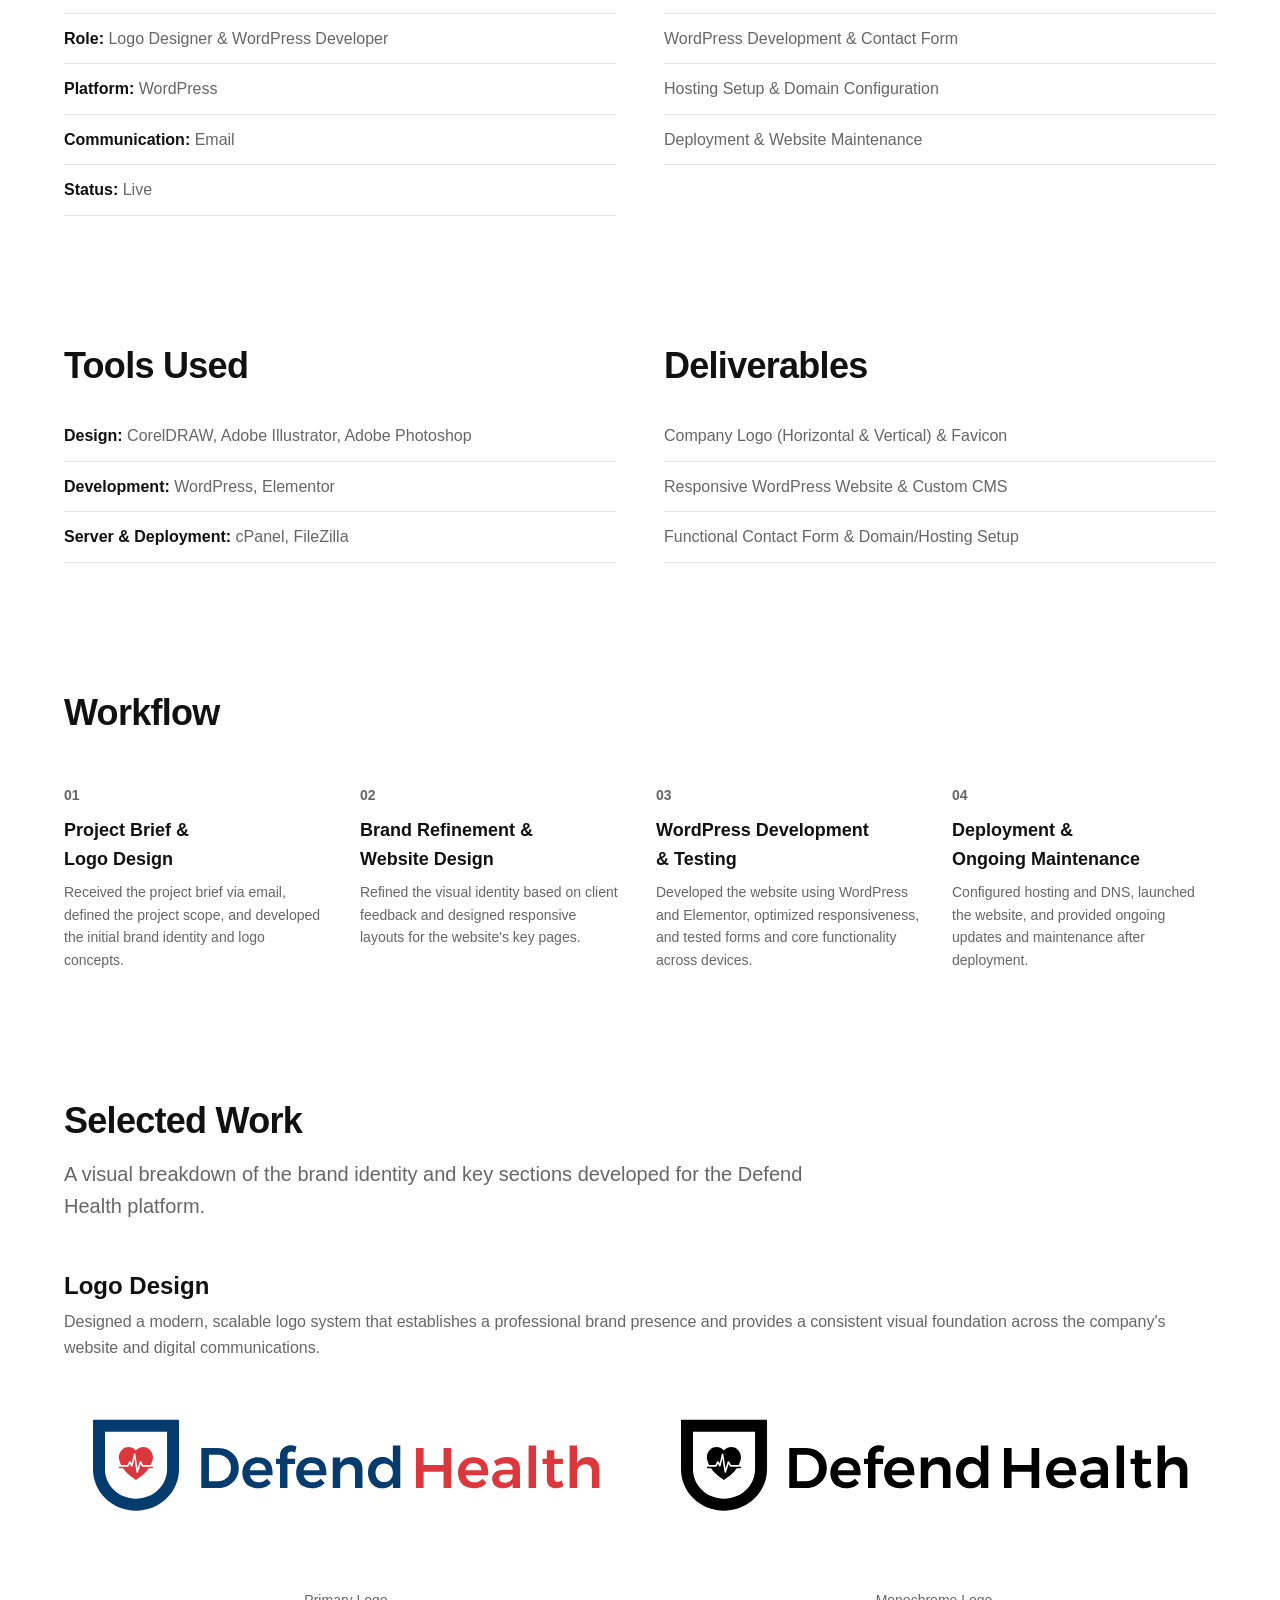
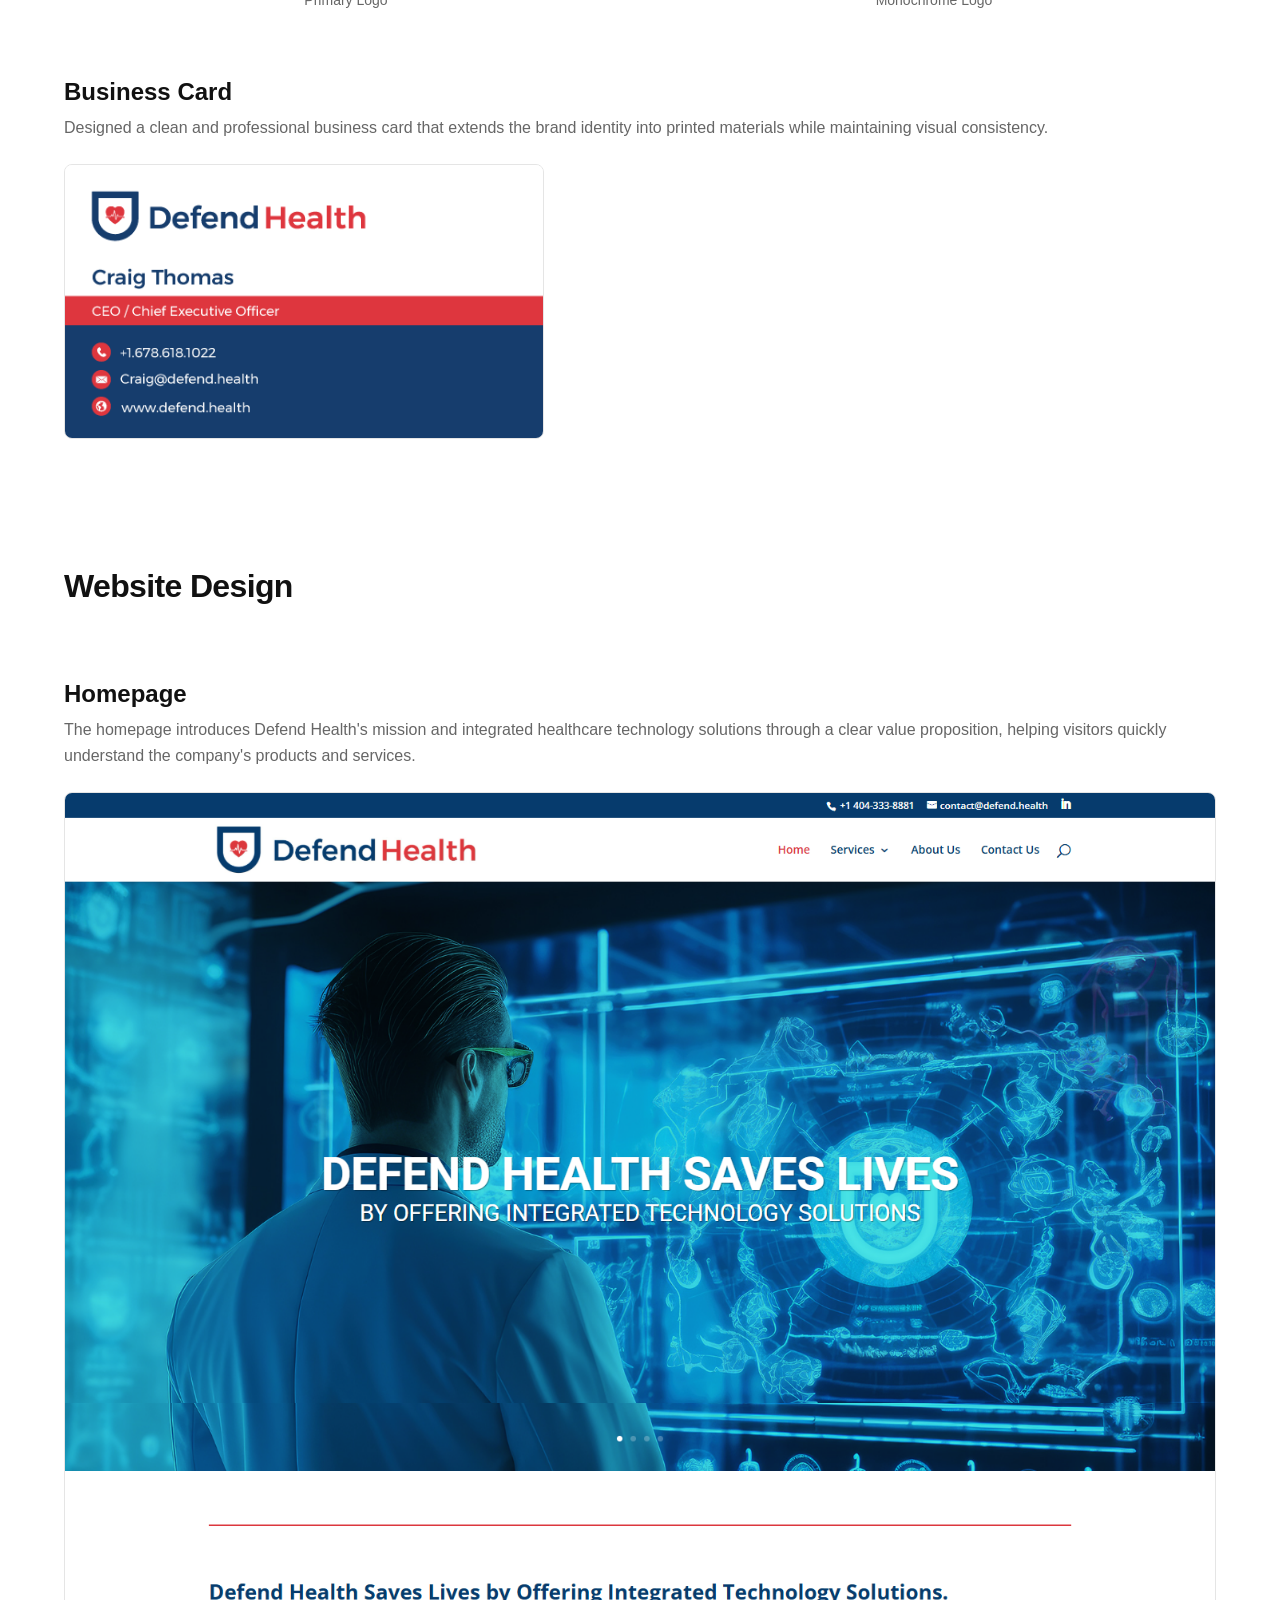
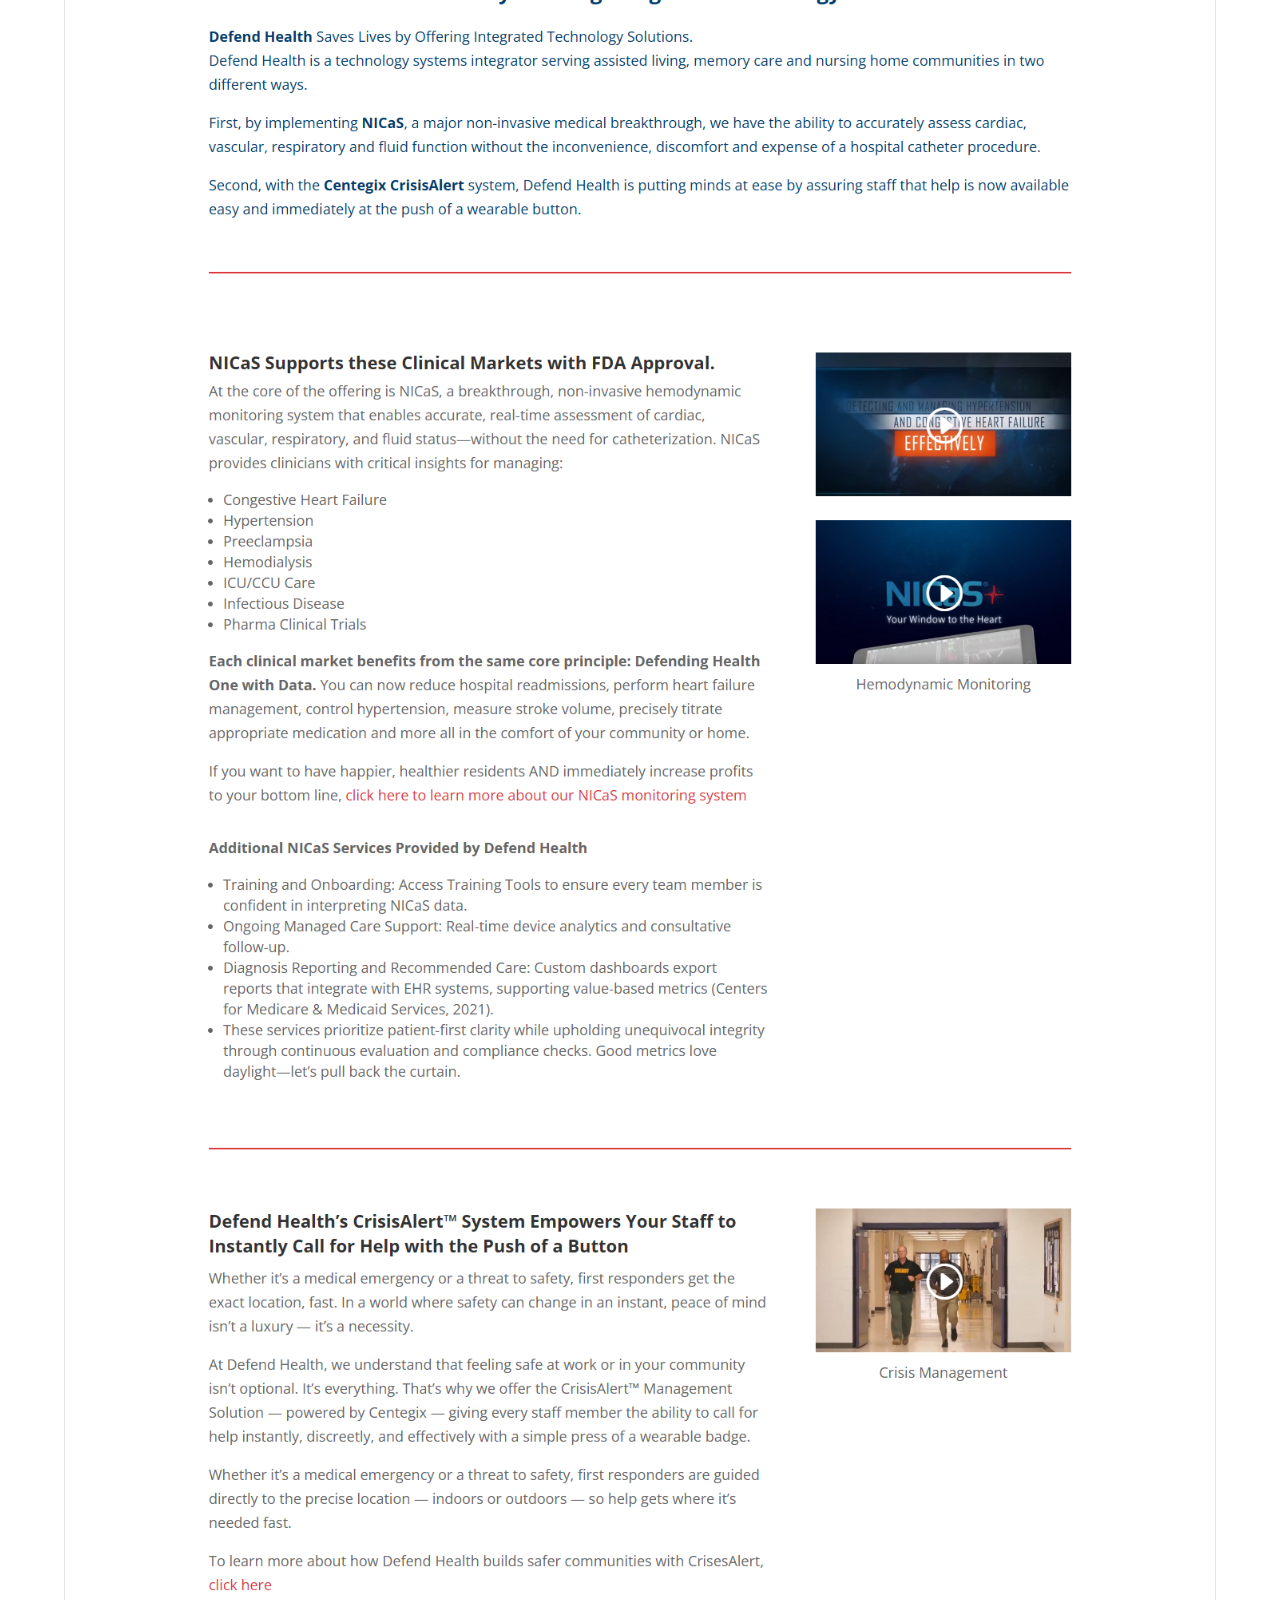
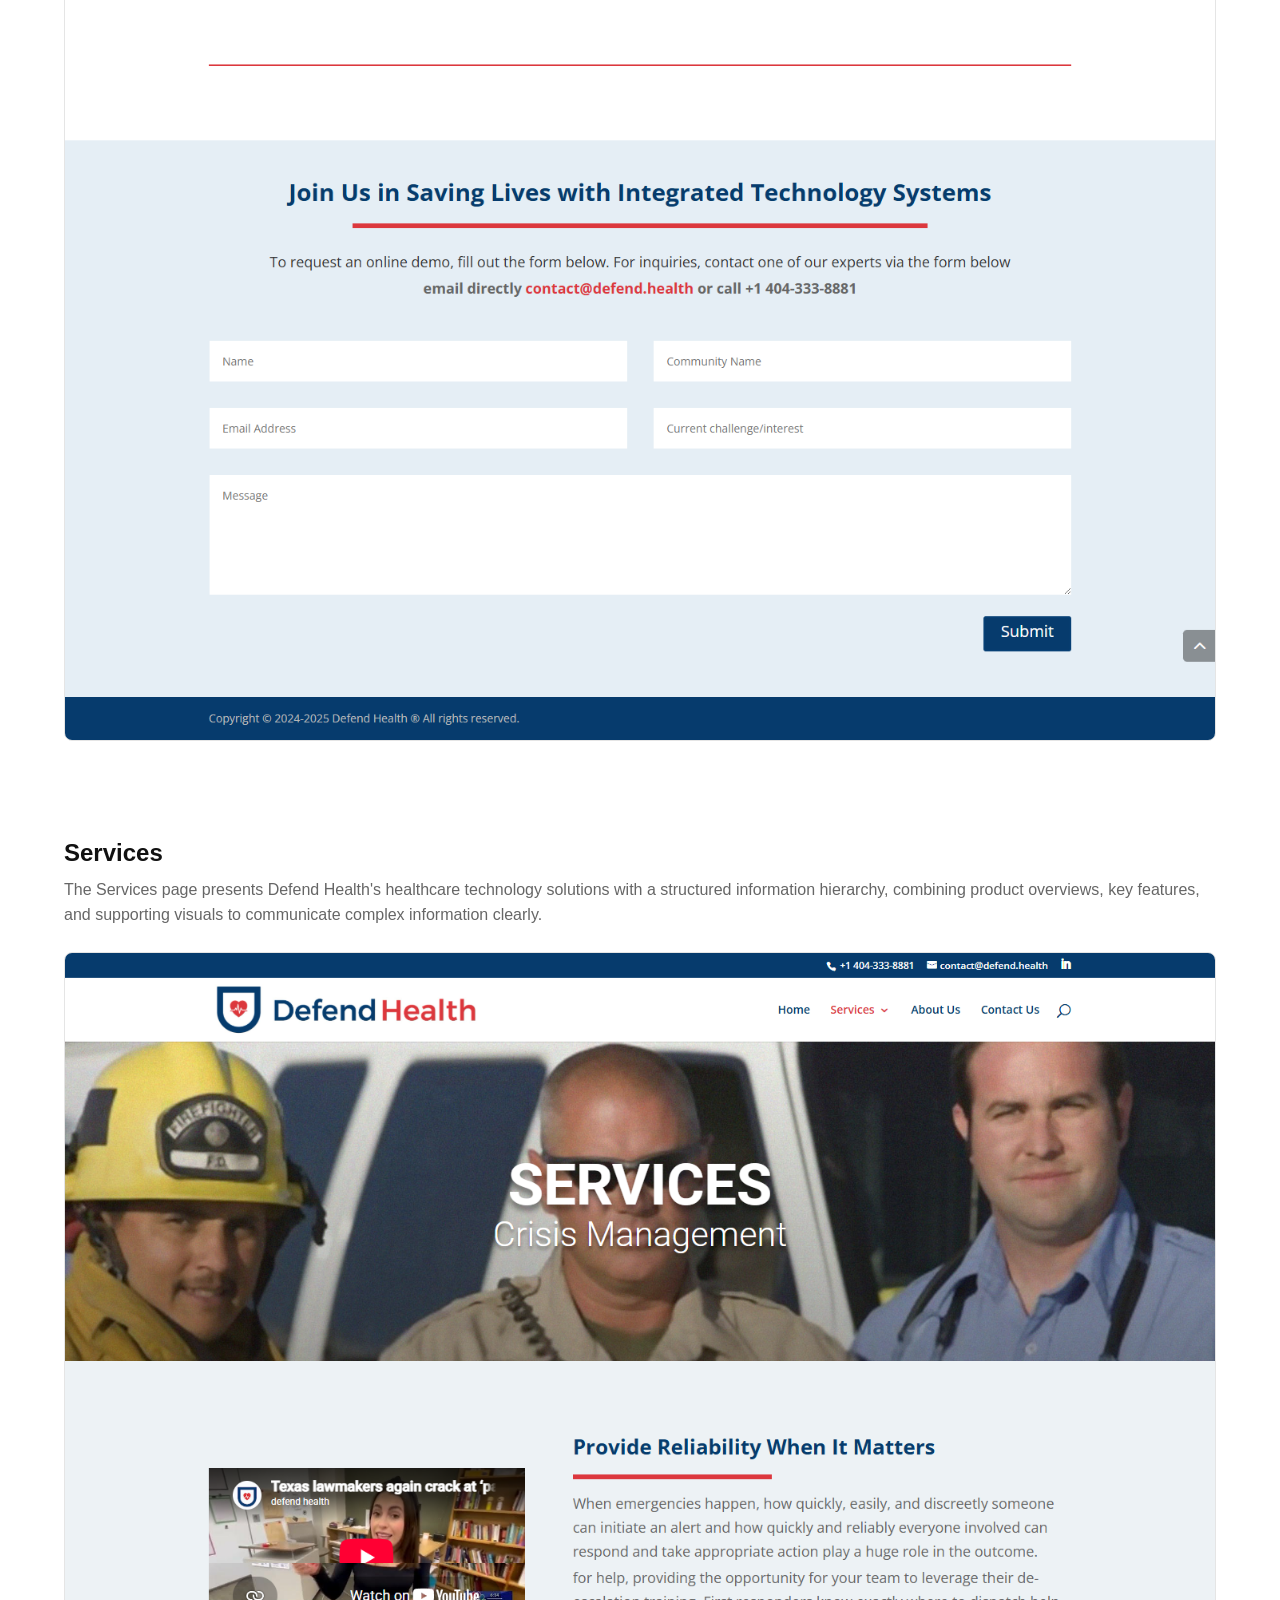
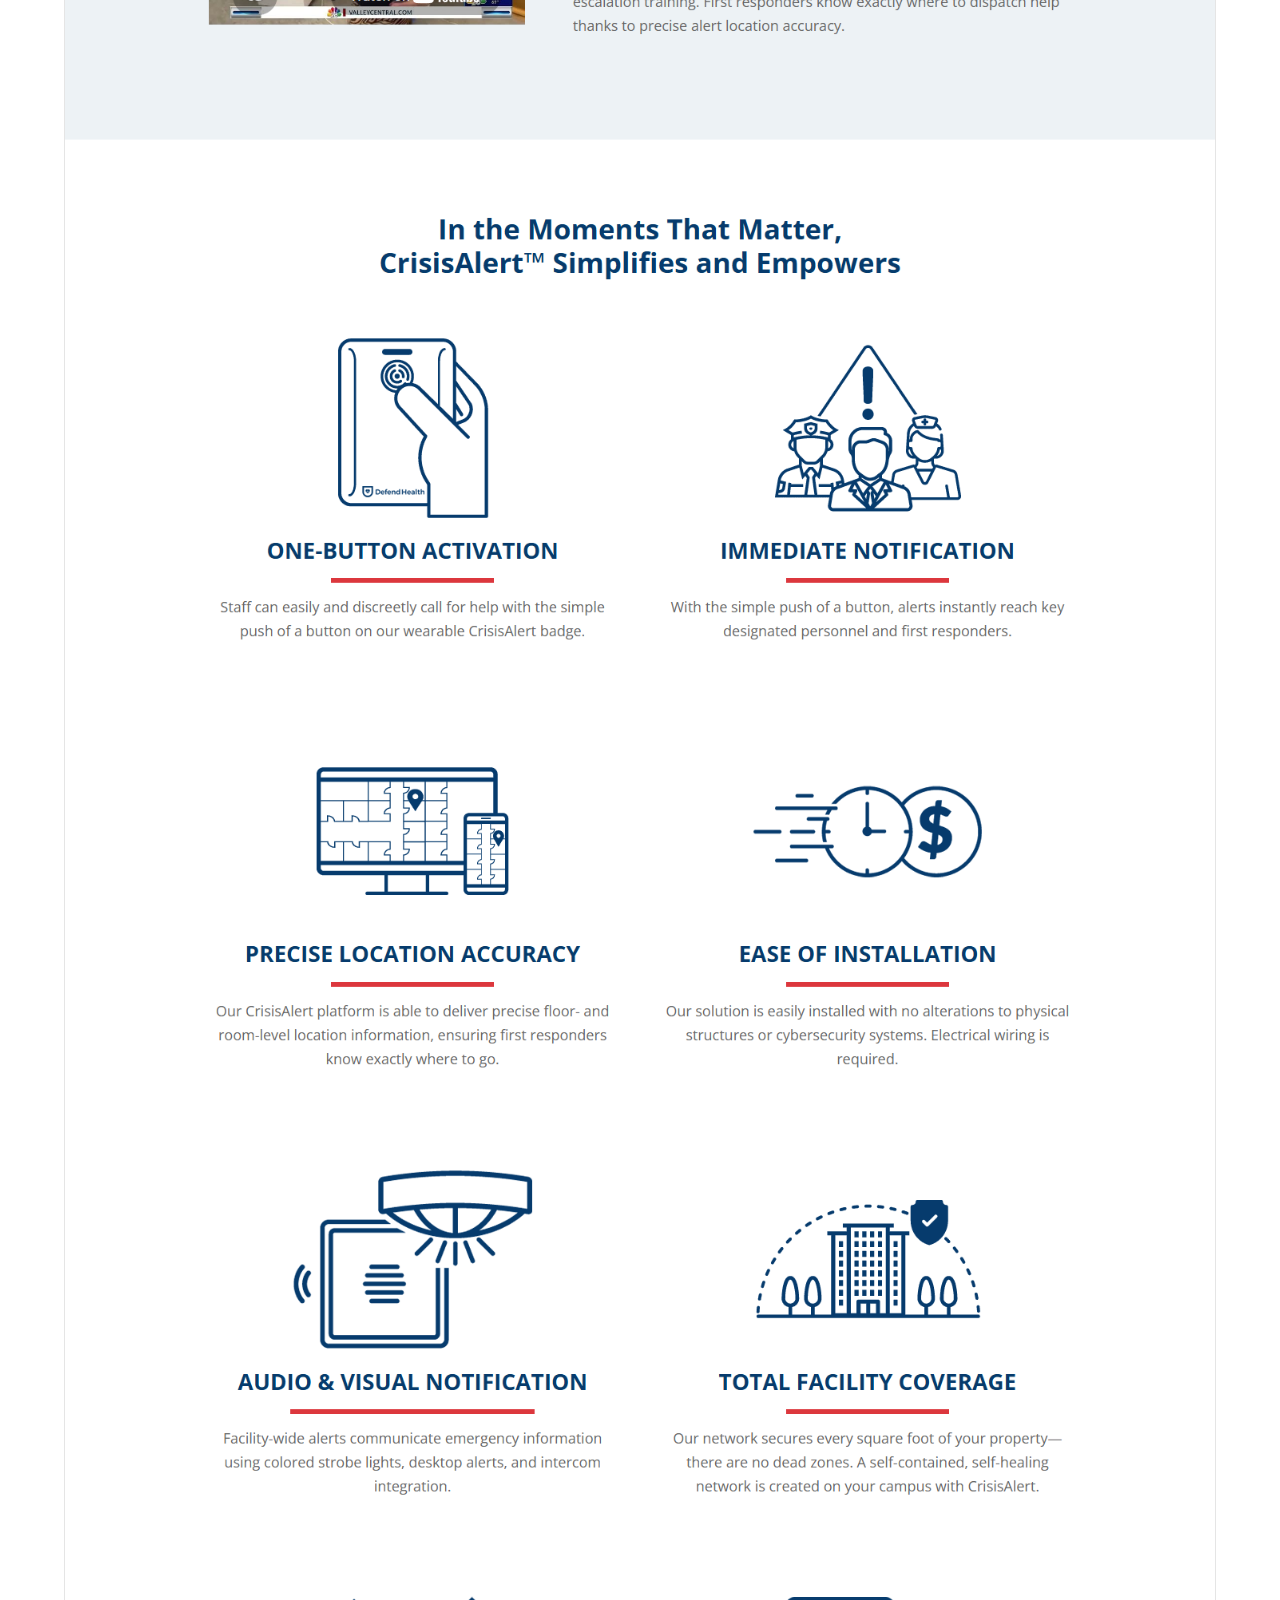
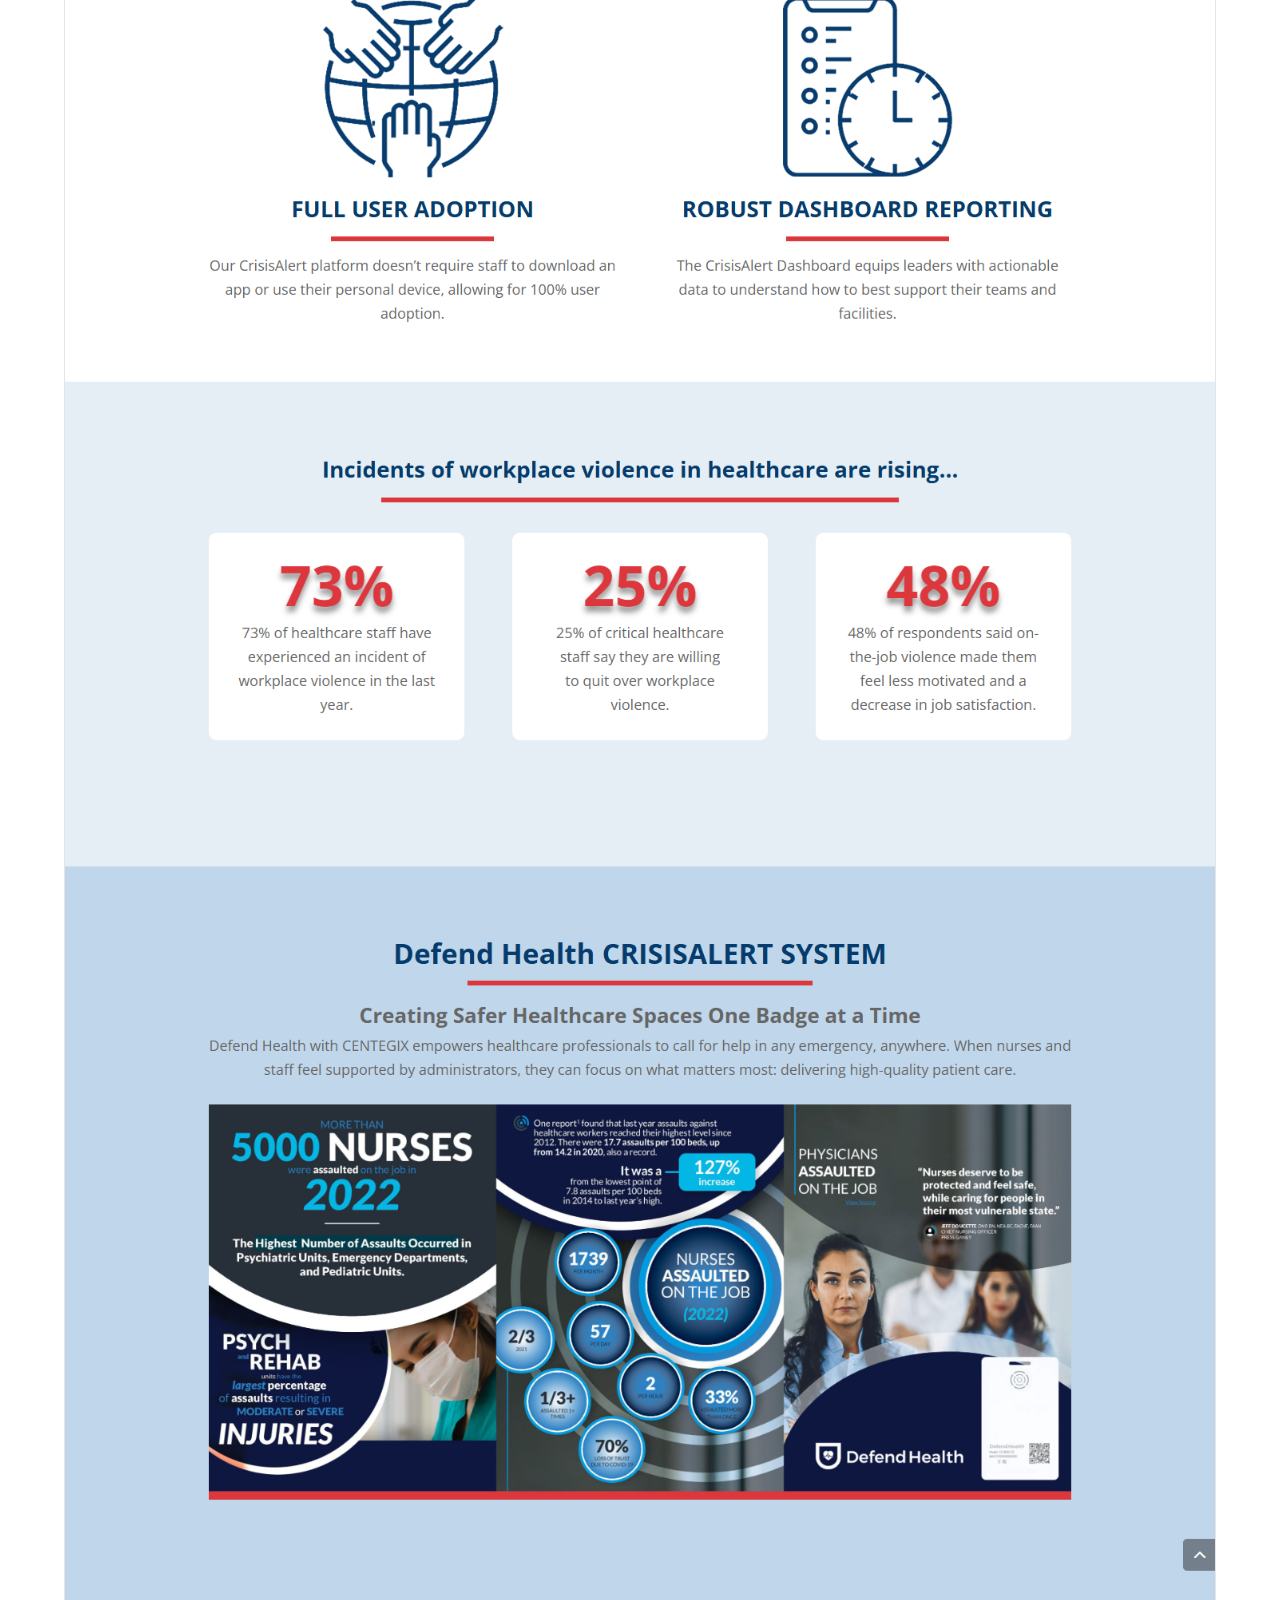
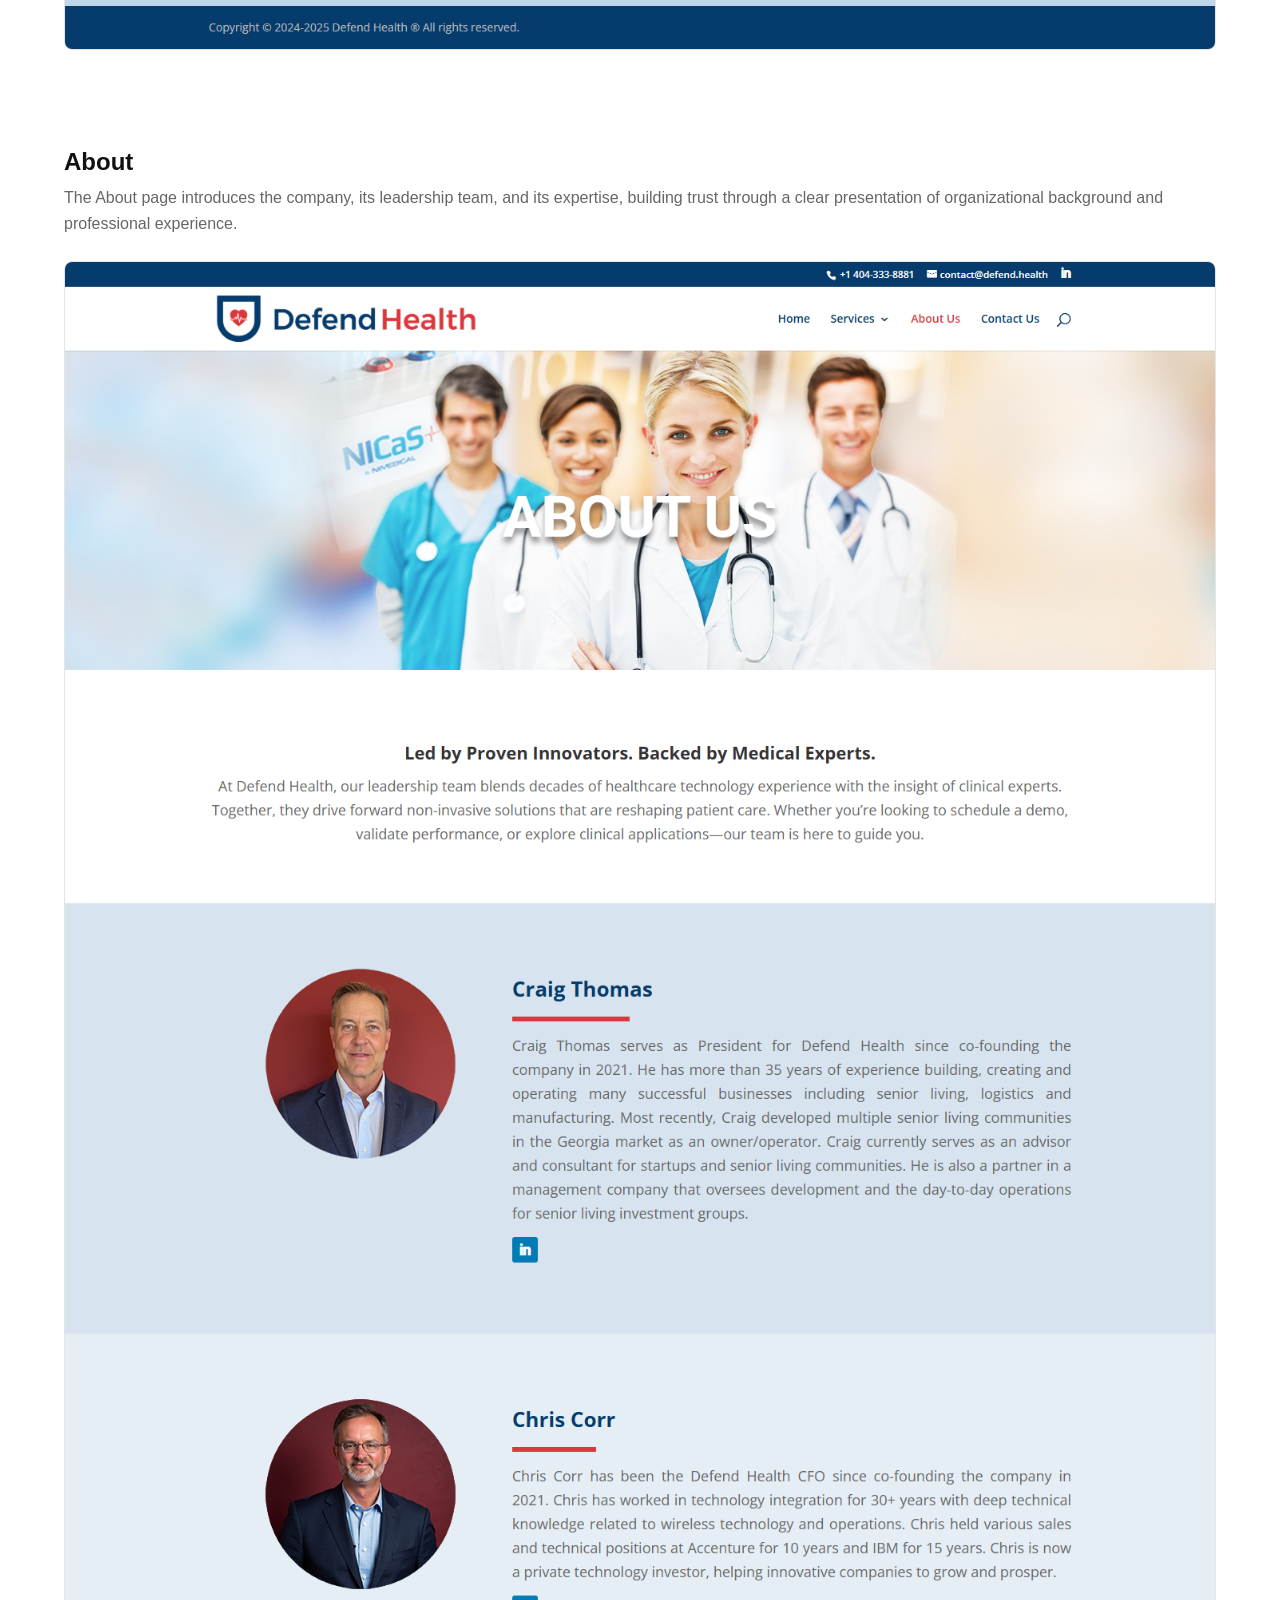
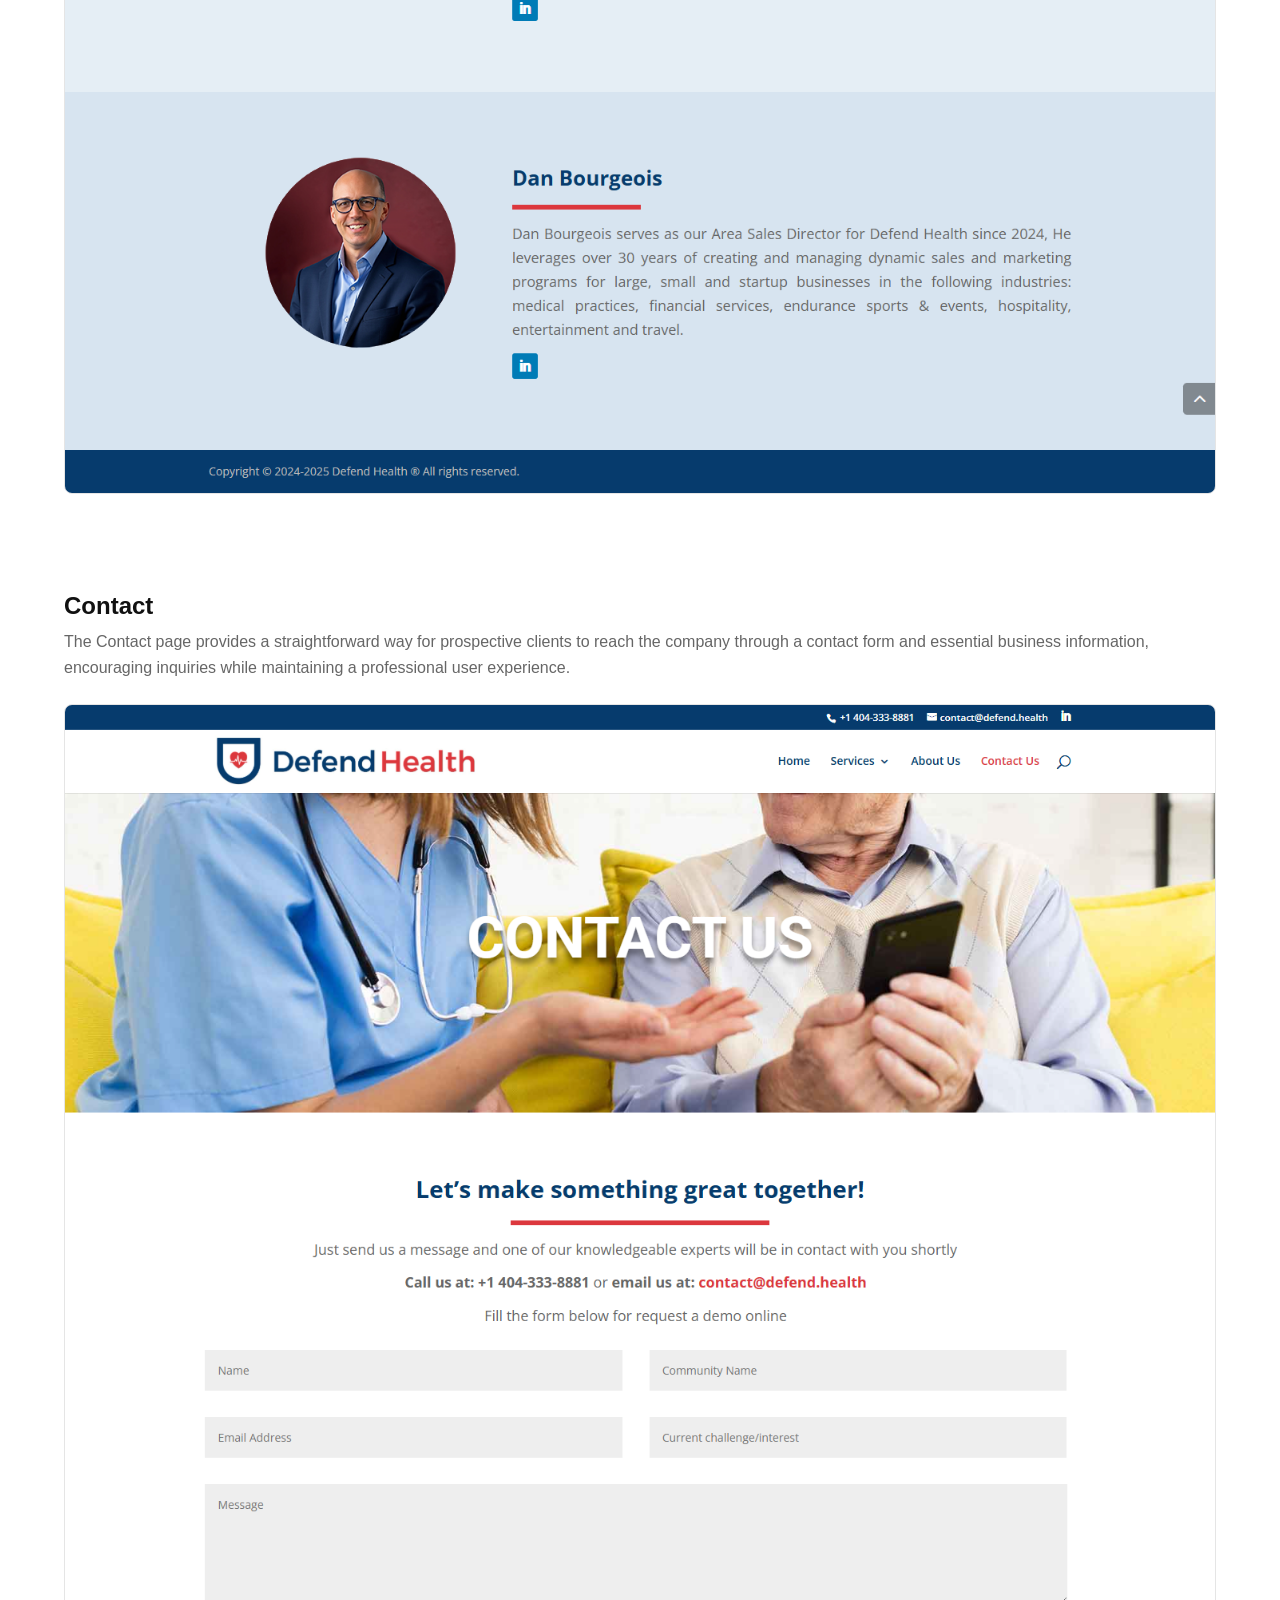
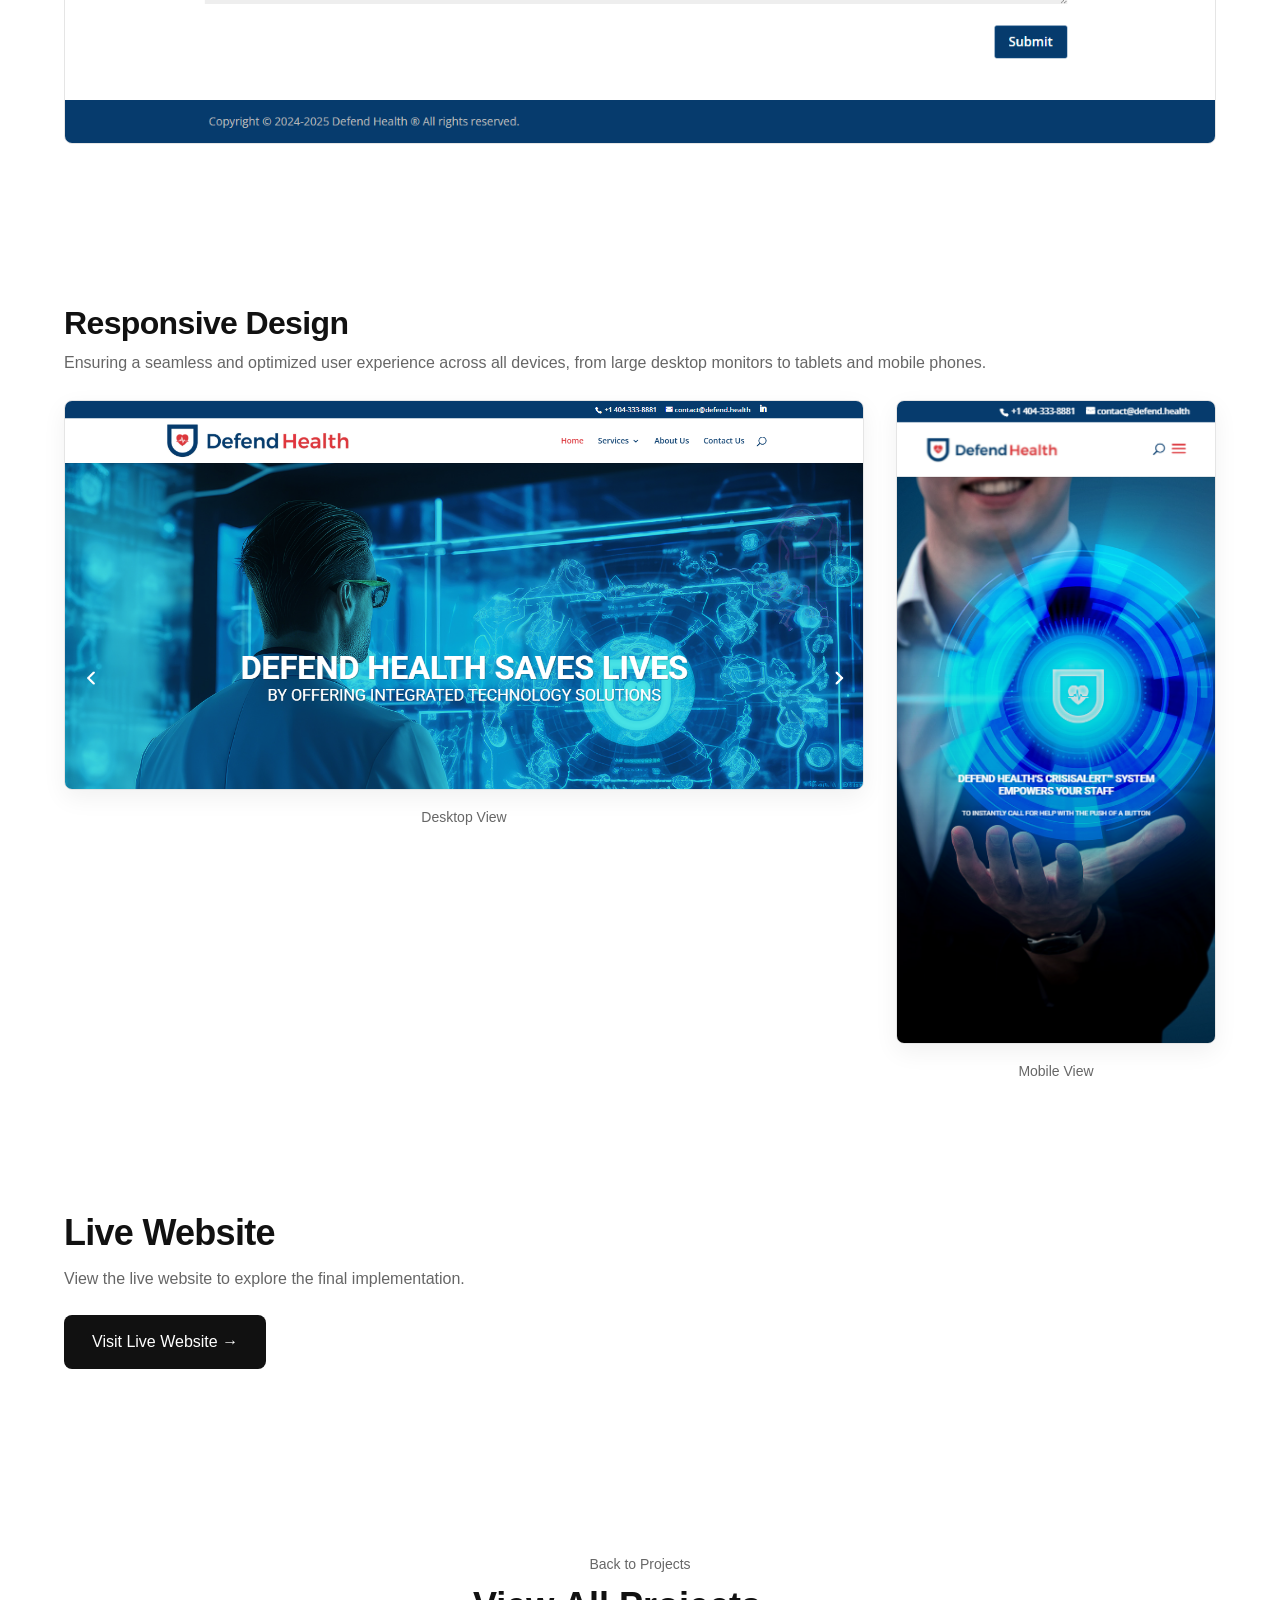
<file: projects/defend-health.html>
<!DOCTYPE html>
<html lang="en">

<head>
    <meta charset="UTF-8">
    <meta name="viewport" content="width=device-width, initial-scale=1.0">
    <title>Defend Health — Brand & Web Design Case Study</title>
    <link rel="stylesheet" href="../css/style.css">
</head>

<body>

<header>
    <nav>
        <div class="logo">
            <a href="../index.html" style="text-decoration: none; color: inherit;">Surya.</a>
        </div>

        <div class="navigation">
            <a href="../index.html#projects">Projects</a>
            <a href="../index.html#about">About</a>
            <a href="../index.html#contact">Contact</a>
        </div>
    </nav>
</header>

<main>

    <!-- HERO -->
    <section class="project-hero">
        <p class="project-label">02 — Case Study</p>
        <h1>Defend Health</h1>
        <h2>Brand Identity & Business Website</h2>

        <p class="project-summary">
Designed and developed a complete brand identity and WordPress website for a healthcare technology company, creating a professional digital presence that communicates its medical solutions, services, and expertise.        </p>

        <div class="project-scope">
            <span>Logo Design</span>
			<span>Business Card</span>
            <span>Visual Identity</span>
            <span>Website Design</span>
            <span>WordPress Development</span>
            <span>Deployment</span>
        </div>

        <div class="project-hero-image">
            <img src="../assets/images/defend-health-homepage.png" alt="DefendHealth website homepage">
        </div>
    </section>

    <!-- OVERVIEW -->
    <section class="project-section">
        <h2>Overview</h2>
        <p class="section-lead">Brand Identity & Business Website</p>
        <p style="margin-top: 16px; color: var(--color-secondary);">
Defend Health is a healthcare technology company providing integrated solutions that improve patient safety, resident monitoring, and crisis management. I was responsible for designing the company's visual identity and developing its WordPress website from concept through deployment. The project included logo design, business card design, responsive website development, hosting configuration, deployment, and post-launch maintenance.    </p>
    </section>

    <!-- PROJECT FACTS & RESPONSIBILITIES -->
    <section class="project-section grid-2-col">
        <div>
            <h2>Project Facts</h2>
            <ul class="fact-list">
                <li><strong>Industry:</strong> Healthcare Technology</li>
                <li><strong>Timeline:</strong> Approximately 1 month</li>
                <li><strong>Role:</strong> Logo Designer & WordPress Developer</li>
                <li><strong>Platform:</strong> WordPress</li>
                <li><strong>Communication:</strong> Email</li>
                <li><strong>Status:</strong> Live</li>
            </ul>
        </div>
        <div>
            <h2>Responsibilities</h2>
            <ul class="responsibility-list">
                <li>Logo Design & Visual Identity</li>
                <li>Website Design & Responsive Design</li>
                <li>WordPress Development & Contact Form</li>
                <li>Hosting Setup & Domain Configuration</li>
                <li>Deployment & Website Maintenance</li>
            </ul>
        </div>
    </section>

    <!-- TOOLS & DELIVERABLES -->
    <section class="project-section grid-2-col">
        <div>
            <h2>Tools Used</h2>
            <ul class="fact-list">
                <li><strong>Design:</strong> CorelDRAW, Adobe Illustrator, Adobe Photoshop</li>
                <li><strong>Development:</strong> WordPress, Elementor</li>
                <li><strong>Server & Deployment:</strong> cPanel, FileZilla</li>
            </ul>
        </div>
        <div>
            <h2>Deliverables</h2>
            <ul class="responsibility-list">
                <li>Company Logo (Horizontal & Vertical) & Favicon</li>
                <li>Responsive WordPress Website & Custom CMS</li>
                <li>Functional Contact Form & Domain/Hosting Setup</li>
            </ul>
        </div>
    </section>

    <!-- WORKFLOW -->
    <section class="project-section">
        <h2>Workflow</h2>
        <div class="workflow-steps">
            <div class="step">
                <span class="step-num">01</span>
                <h4>Project Brief &<br>Logo Design</h4>
                <p>Received the project brief via email, defined the project scope, and developed the initial brand identity and logo concepts.</p>
            </div>
            <div class="step">
                <span class="step-num">02</span>
                <h4>Brand Refinement &<br>Website Design</h4>
                <p>Refined the visual identity based on client feedback and designed responsive layouts for the website's key pages.</p>
            </div>
            <div class="step">
                <span class="step-num">03</span>
                <h4>WordPress Development<br>& Testing</h4>
                <p>Developed the website using WordPress and Elementor, optimized responsiveness, and tested forms and core functionality across devices.</p>
            </div>
            <div class="step">
                <span class="step-num">04</span>
                <h4>Deployment &<br>Ongoing Maintenance</h4>
                <p>Configured hosting and DNS, launched the website, and provided ongoing updates and maintenance after deployment.</p>
            </div>
        </div>
    </section>

    <!-- SELECTED WORK / WEBSITE SHOWCASE -->
    <section class="project-section">
        <h2>Selected Work</h2>
        <p class="section-lead">A visual breakdown of the brand identity and key sections developed for the Defend Health platform.</p>

        <div class="showcase-grid">
            
            <!-- Logo Design -->
            <div class="showcase-item">
                <h3>Logo Design</h3>
                <p style="color: var(--color-secondary); margin: 8px 0 24px;">
                    Designed a modern, scalable logo system that establishes a professional brand presence and provides a consistent visual foundation across the company's website and digital communications.
                </p>

                <div class="logo-grid">
                    <div class="logo-box">
                        <div class="project-logo">
                            <img src="../assets/images/Defend-Health-Logo-fullcolor.svg" alt="DefendHealth Primary Logo">
                        </div>
                        <span class="image-caption">Primary Logo</span>
                    </div>

                    <div class="logo-box">
                        <div class="project-logo">
                            <img src="../assets/images/Defend-Health-Logo-monocrome.svg" alt="DefendHealth Monochrome Logo">
                        </div>
                        <span class="image-caption">Monochrome Logo</span>
                    </div>
                </div>
            </div>

<!-- Business Card -->
<div class="showcase-item">
    <h3>Business Card</h3>

    <p style="color: var(--color-secondary); margin: 8px 0 24px;">
        Designed a clean and professional business card that extends the brand identity into printed materials while maintaining visual consistency.
    </p>

<div class="project-image business-card-image">
    <img src="../assets/images/Craig-DefendHealth-BC.png"
         alt="Defend Health Business Card">
</div>
</div>

            <!-- Website Design Header -->
            <div style="margin-top: 32px;">
                <h2 style="font-size: clamp(24px, 4vw, 32px); margin-bottom: 8px;">Website Design</h2>
            </div>
            
            <!-- Hero Section -->
            <div class="showcase-item">
                <h3>Homepage</h3>
                <p style="color: var(--color-secondary); margin: 8px 0 24px;">
                The homepage introduces Defend Health's mission and integrated healthcare technology solutions through a clear value proposition, helping visitors quickly understand the company's products and services.</p>
                <div class="project-image">
                    <img src="../assets/images/defend-health-home-full.png" alt="DefendHealth Hero Section">
                </div>
            </div>

            <!-- About Section -->
            <div class="showcase-item">
                <h3>Services</h3>
                <p style="color: var(--color-secondary); margin: 8px 0 24px;">
                    The Services page presents Defend Health's healthcare technology solutions with a structured information hierarchy, combining product overviews, key features, and supporting visuals to communicate complex information clearly.</p>
                <div class="project-image">
                    <img src="../assets/images/defend-health-service.png" alt="DefendHealth About Section">
                </div>
            </div>

            <!-- Services Section -->
            <div class="showcase-item">
                <h3>About</h3>
                <p style="color: var(--color-secondary); margin: 8px 0 24px;">
                    The About page introduces the company, its leadership team, and its expertise, building trust through a clear presentation of organizational background and professional experience.</p>
                <div class="project-image">
                    <img src="../assets/images/defend-health-about.png" alt="DefendHealth Services Section">
                </div>
            </div>

            <!-- Projects Section -->
            <div class="showcase-item">
                <h3>Contact</h3>
                <p style="color: var(--color-secondary); margin: 8px 0 24px;">
                    The Contact page provides a straightforward way for prospective clients to reach the company through a contact form and essential business information, encouraging inquiries while maintaining a professional user experience.</p>
                <div class="project-image">
                    <img src="../assets/images/defend-health-contact.png" alt="DefendHealth Projects Section">
                </div>
            </div>

        </div>
    </section>

    <!-- RESPONSIVE DESIGN SECTION -->
    <section class="project-section">
        <h2 style="font-size: clamp(24px, 4vw, 32px); margin-bottom: 8px;">Responsive Design</h2>
        
        <div class="showcase-item">
            <p style="color: var(--color-secondary); margin: 8px 0 24px;">
                Ensuring a seamless and optimized user experience across all devices, from large desktop monitors to tablets and mobile phones.
            </p>

            <div class="responsive-mockup-grid">
                <div class="desktop-mockup">
                    <img src="../assets/images/defend-health-homepage.png" alt="DefendHealth Desktop Homepage">
                    <span class="image-caption">Desktop View</span>
                </div>

                <div class="mobile-mockup">
                    <img src="../assets/images/defend-health-mobile.png" alt="DefendHealth Mobile Homepage">
                    <span class="image-caption">Mobile View</span>
                </div>
            </div>
        </div>
    </section>
            
    <!-- LIVE WEBSITE -->
    <section class="project-section live-site-box">
        <h2>Live Website</h2>
        <p style="color: var(--color-secondary); margin-top: 12px;">View the live website to explore the final implementation.</p>
        
        <div style="margin-top: 24px;">
            <a href="https://defend.health/" target="_blank" rel="noopener noreferrer" class="btn-primary">
                Visit Live Website →
            </a>
        </div>
    </section>

    <!-- NEXT PROJECT NAVIGATION -->
    <section class="next-project">
        <p>Back to Projects</p>
        <a href="../index.html#projects">
            <h3>View All Projects →</h3>
        </a>
    </section>

</main>

<footer>
    <p>© 2026 Katamso Nur Surya. All rights reserved.</p>
</footer>

</body>
</html>
</file>
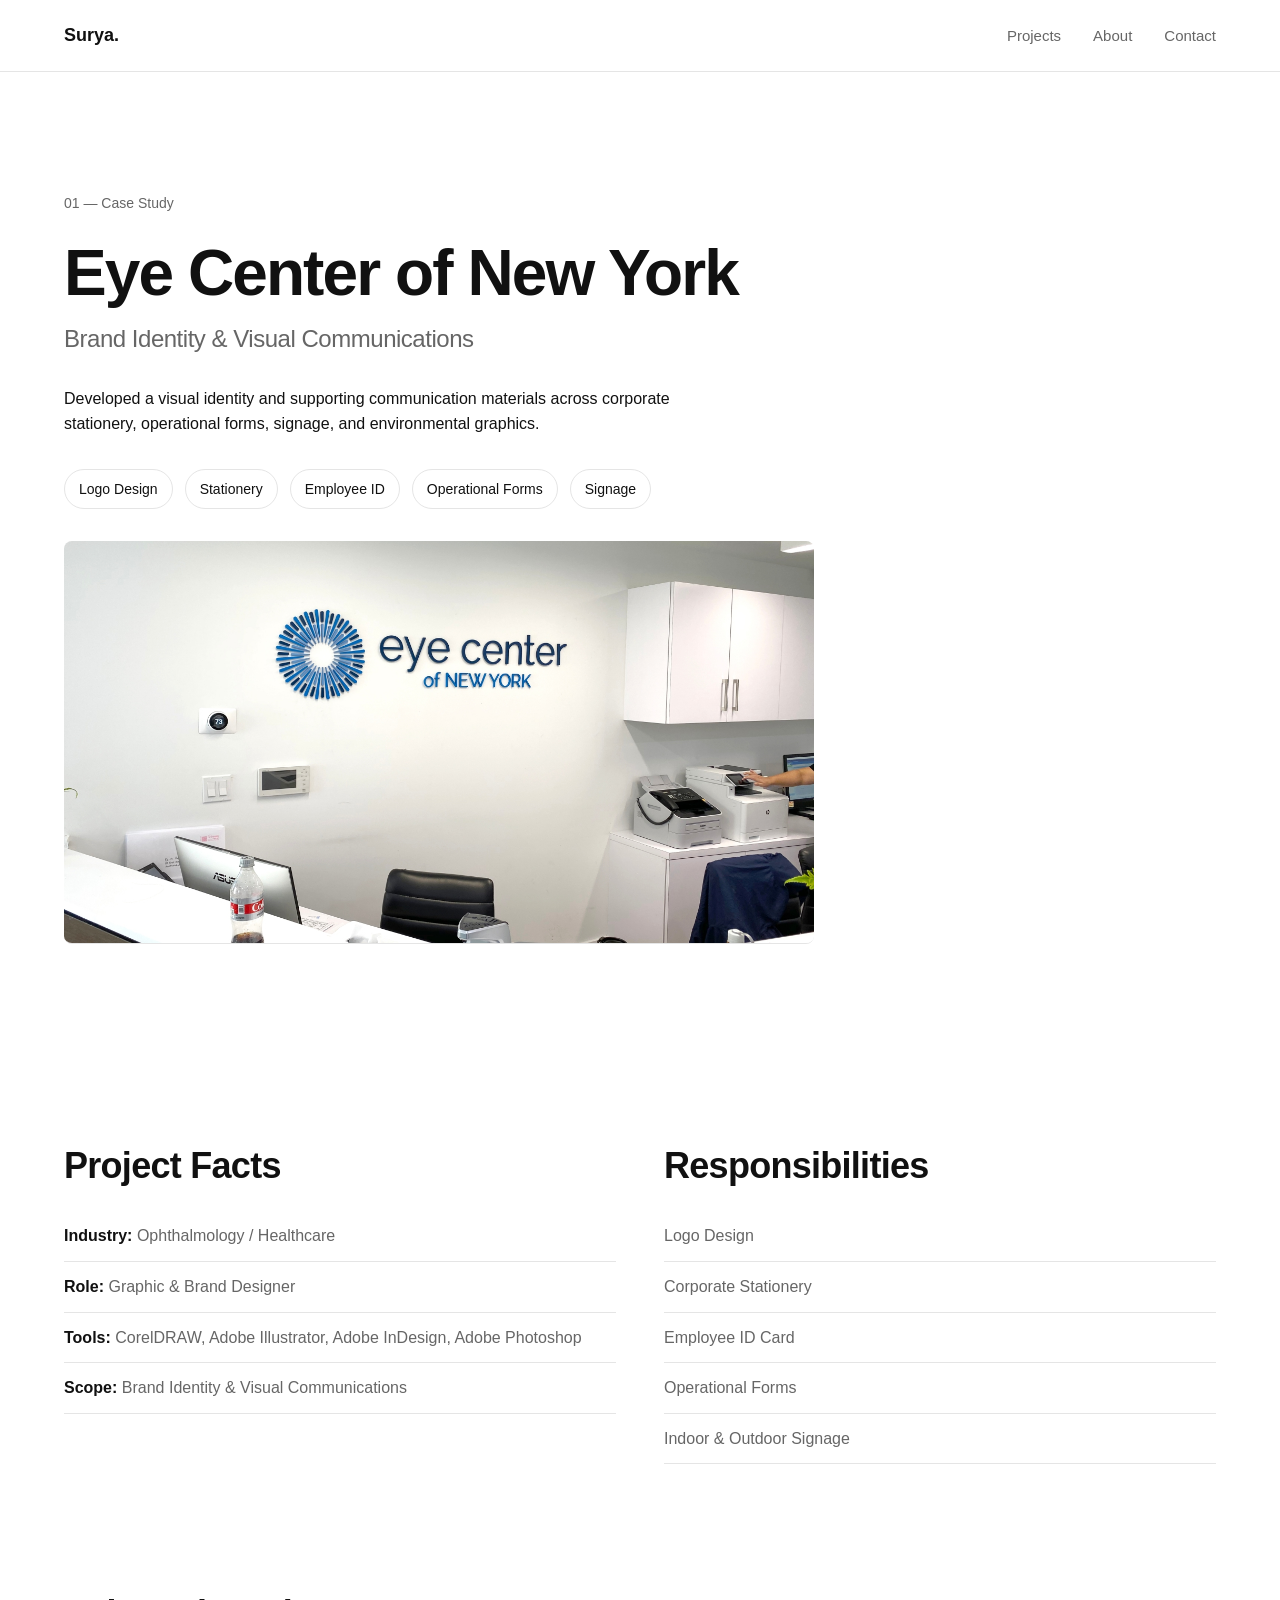
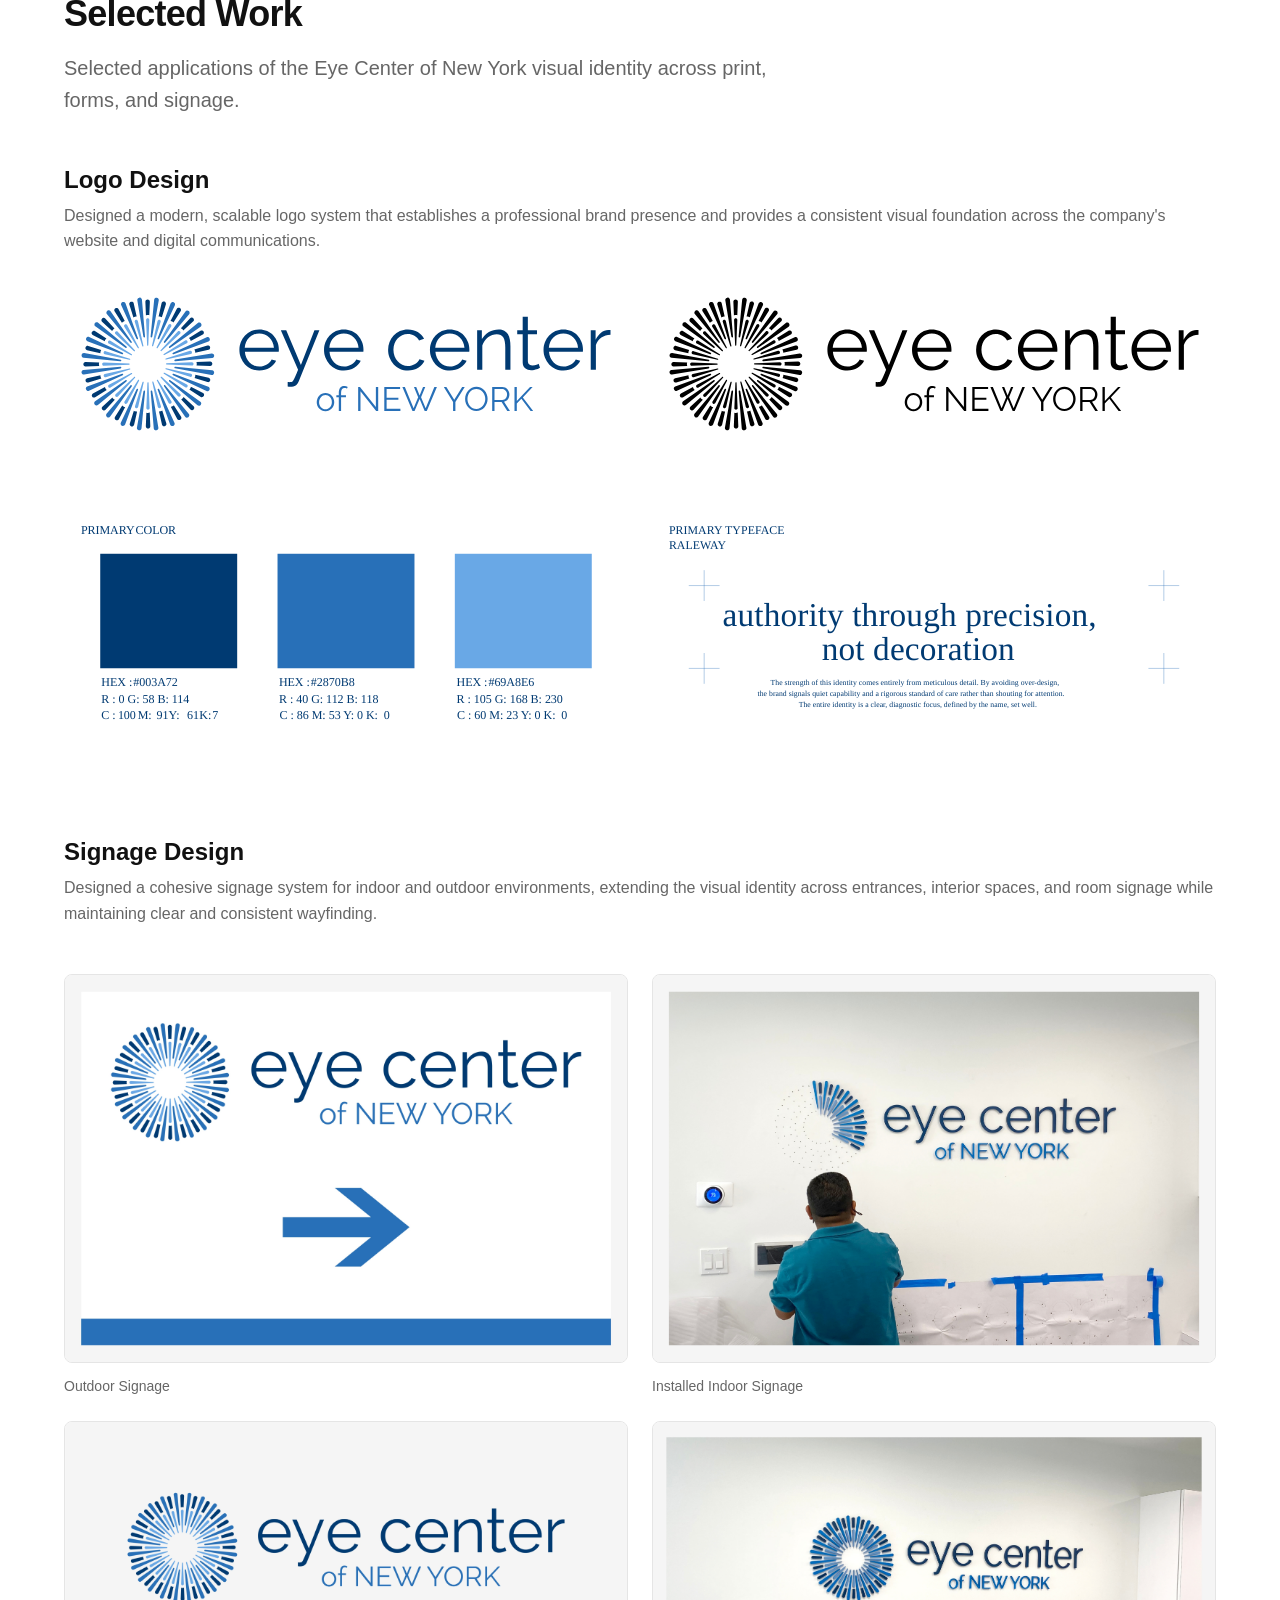
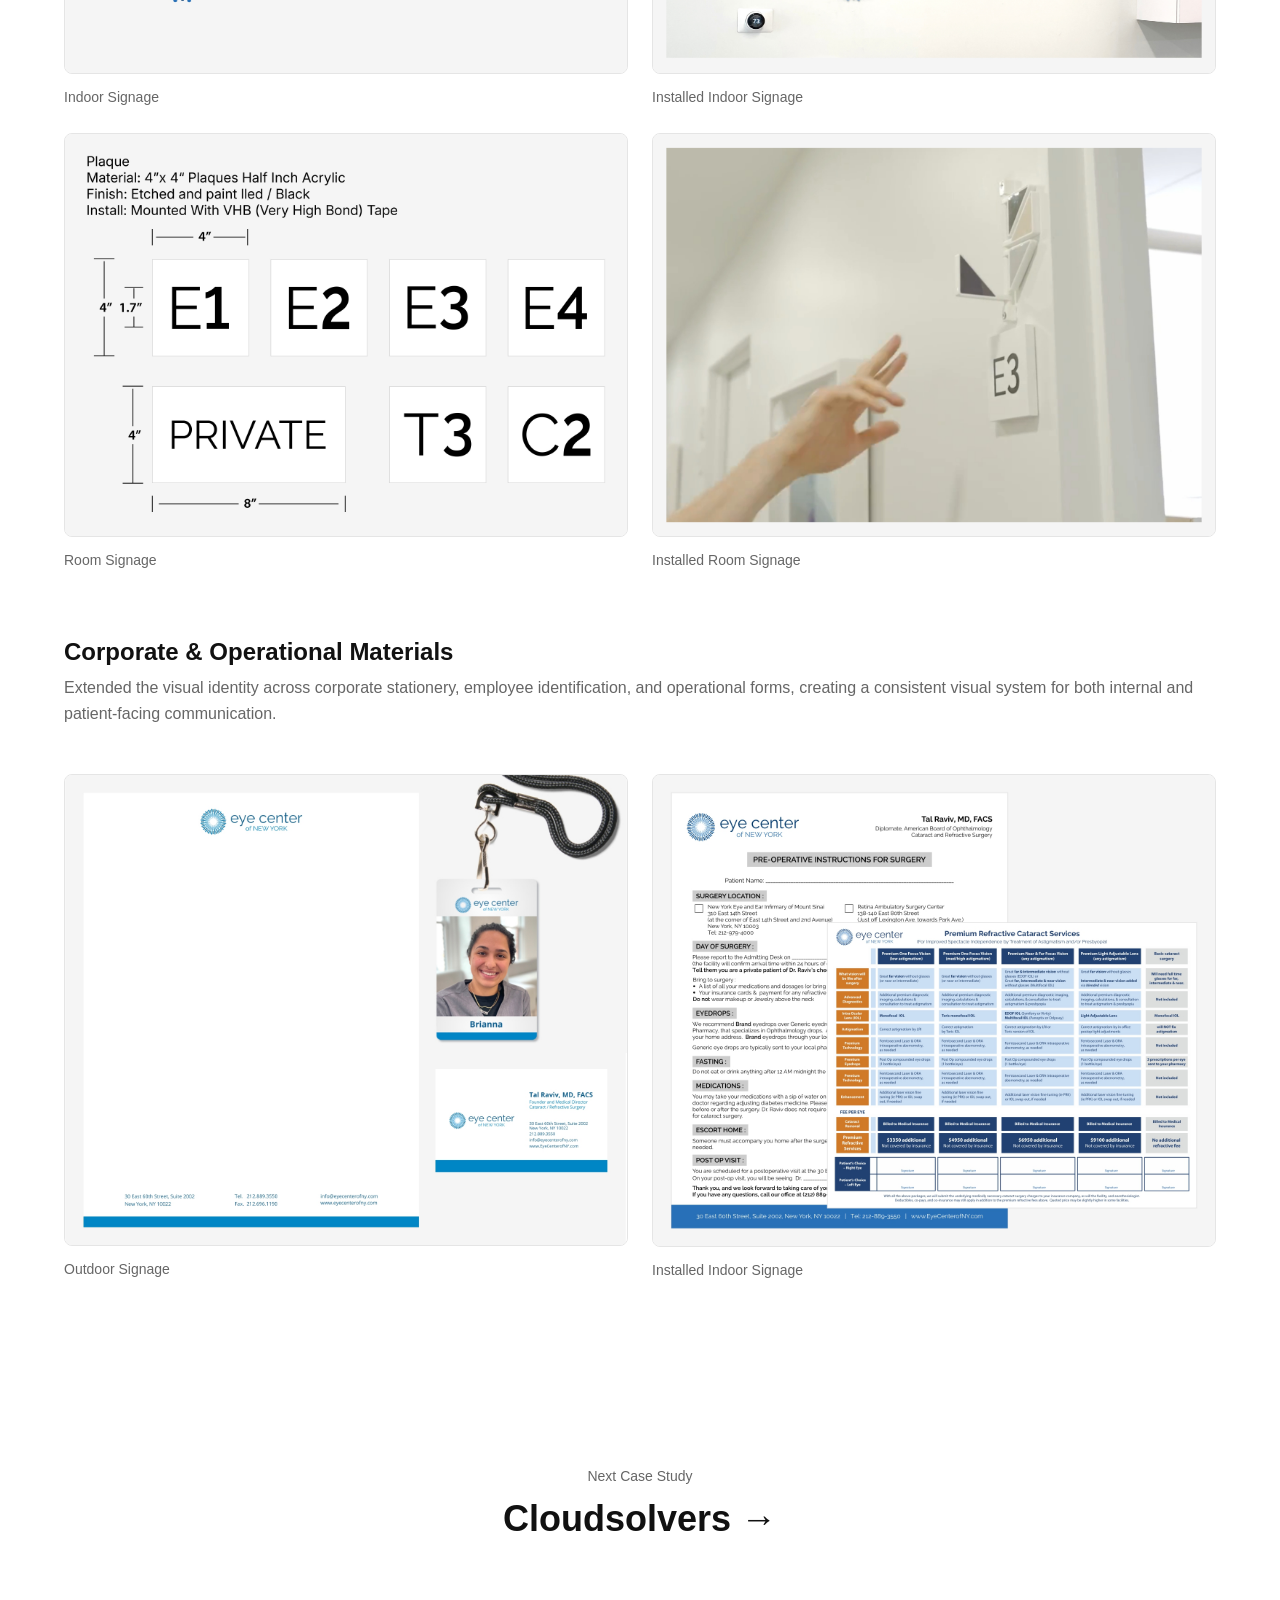
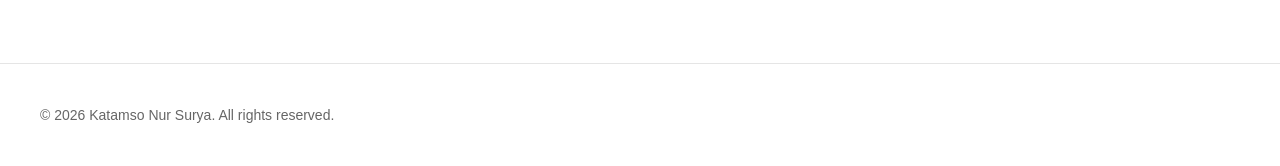
<file: projects/eye-center.html>
<!DOCTYPE html>
<html lang="en">

<head>
    <meta charset="UTF-8">
    <meta name="viewport" content="width=device-width, initial-scale=1.0">

    <title>Eye Center of New York — Brand Identity Case Study</title>

    <link rel="stylesheet" href="../css/style.css">
</head>

<body>

<header>
    <nav>
        <div class="logo">
            <a href="../index.html" style="text-decoration: none; color: inherit;">
                Surya.
            </a>
        </div>

        <div class="navigation">
            <a href="../index.html#projects">Projects</a>
            <a href="../index.html#about">About</a>
            <a href="../index.html#contact">Contact</a>
        </div>
    </nav>
</header>
<main>

    <!-- HERO -->
    <section class="project-hero">

        <p class="project-label">
            01 — Case Study
        </p>

        <h1>
            Eye Center of New York
        </h1>

        <h2>
            Brand Identity & Visual Communications
        </h2>

        <p class="project-summary">
            Developed a visual identity and supporting
            communication materials across corporate
            stationery, operational forms, signage,
            and environmental graphics.
        </p>

        <div class="project-scope">
            <span>Logo Design</span>
            <span>Stationery</span>
            <span>Employee ID</span>
            <span>Operational Forms</span>
            <span>Signage</span>
        </div>

        <div class="project-hero-image">
            <img
                src="../assets/images/eyecenterofny.jpg"
                alt="Eye Center of New York brand identity">
        </div>

    </section>
	
	    <!-- PROJECT FACTS & RESPONSIBILITIES -->

    <section class="project-section grid-2-col">

        <div>

            <h2>
                Project Facts
            </h2>

        <ul class="fact-list">
            <li><strong>Industry:</strong> Ophthalmology / Healthcare</li>
            <li><strong>Role:</strong> Graphic & Brand Designer</li>
            <li><strong>Tools:</strong> CorelDRAW, Adobe Illustrator, Adobe InDesign, Adobe Photoshop</li>
            <li><strong>Scope:</strong> Brand Identity & Visual Communications</li>
        </ul>

        </div>


        <div>

            <h2>
                Responsibilities
            </h2>

            <ul class="responsibility-list">
                <li>Logo Design</li>
                <li>Corporate Stationery</li>
                <li>Employee ID Card</li>
                <li>Operational Forms</li>
                <li>Indoor & Outdoor Signage</li>
            </ul>

        </div>

    </section>
	
	<section class="project-section">
    <h2>Selected Work</h2>

    <p class="section-lead">
        Selected applications of the Eye Center of New York
        visual identity across print, forms, and signage.
    </p>

       <div class="showcase-grid">
            
            <!-- Logo Design -->
            <div class="showcase-item">
                <h3>Logo Design</h3>
                <p style="color: var(--color-secondary); margin: 8px 0 24px;">
                    Designed a modern, scalable logo system that establishes a professional brand presence and provides a consistent visual foundation across the company's website and digital communications.
                </p>

                <div class="logo-grid">
                    <div class="logo-box">
                        <div class="project-logo">
                            <img src="../assets/images/eyecenterofny-logo-FC.svg" alt="eyecenter of NY Primary Logo">
                        </div>
                    </div>

                    <div class="logo-box">
                        <div class="project-logo">
                            <img src="../assets/images/eyecenterofny-logo-BW.svg" alt="eyecenter of NY Monochrome Logo">
                        </div>
                    </div>
					
					<div class="logo-box">
                        <div class="project-logo">
                            <img src="../assets/images/eyecenterofny-primary-color.svg" alt="eyecenter of NY primary color">
                        </div>
                    </div>
					
					<div class="logo-box">
                        <div class="project-logo">
                            <img src="../assets/images/eyecenterofny-typeface.svg" alt="eyecenter of NY primary typeface">
                        </div>
                    </div>
					
                </div>
            </div>

            <!-- Signage Design -->
            <div class="showcase-item">
                <h3>Signage Design</h3>
                <p style="color: var(--color-secondary); margin: 8px 0 24px;">
                  Designed a cohesive signage system for indoor and outdoor environments, extending the visual identity across entrances, interior spaces, and room signage while maintaining clear and consistent wayfinding.                </p>
                </p>

				
        <div class="selected-work-images">

            <figure>
                <img src="../assets/images/eyecenterofny-sign-outdoor.jpg" alt="eyecenter of NY Signage Outdoor">
                <figcaption>
                    Outdoor Signage 
                </figcaption>
            </figure>

            <figure>
                <img src="../assets/images/eyecenterofny-sign-01.jpg" alt="eyecenter of NY Signage Outdoor">
                <figcaption>
                    Installed Indoor Signage
                </figcaption>
            </figure>

            <figure>
                <img src="../assets/images/eyecenterofny-sign-indoor.jpg" alt="eyecenter of NY Indoor Signage">
                <figcaption>
                    Indoor Signage 
                </figcaption>
            </figure>
 
            <figure>
                <img src="../assets/images/eyecenterofny-sign-02.jpg" alt="eyecenter of NY Indoor Signage">
                <figcaption>
                    Installed Indoor Signage
                </figcaption>
            </figure>

            <figure>
                <img src="../assets/images/eyecenterofny-sign-room.jpg" alt="eyecenter of NY Room Signage">
                <figcaption>
                    Room Signage 
                </figcaption>
            </figure>
 
            <figure>
                <img src="../assets/images/eyecenterofny-sign-03.jpg" alt="eyecenter of NY Signage Outdoor">
                <figcaption>
                    Installed Room Signage
                </figcaption>
            </figure>
			
        </div>
				
				
            </div>

            <!-- Signage Design -->
            <div class="showcase-item">
                <h3>Corporate & Operational Materials</h3>
                <p style="color: var(--color-secondary); margin: 8px 0 24px;">
                Extended the visual identity across corporate stationery, employee identification, and operational forms, creating a consistent visual system for both internal and patient-facing communication.
				
        <div class="selected-work-images">

            <figure>
                <img src="../assets/images/stationary.jpg" alt="eyecenter of NY Signage Outdoor">
                <figcaption>
                    Outdoor Signage 
                </figcaption>
            </figure>

            <figure>
                <img src="../assets/images/form.jpg" alt="eyecenter of NY Signage Outdoor">
                <figcaption>
                    Installed Indoor Signage
                </figcaption>
            </figure>
			
        </div>
				
				
            </div>
        
    </div>
</section>


    <!-- NEXT PROJECT NAVIGATION -->
    <section class="next-project">
        <p>Next Case Study</p>
        <a href="cloudsolvers.html">
            <h3>Cloudsolvers →</h3>
        </a>
    </section>

</main>

<footer>
    <p>© 2026 Katamso Nur Surya. All rights reserved.</p>
</footer>

</body>
</html>
</file>
<file: css/style.css>
/* =========================
   DESIGN SYSTEM
========================= */

:root {

    /* Layout */
    --container-width: 1200px;


    /* Colors */
    --color-background: #ffffff;
    --color-text: #111111;
    --color-secondary: #666666;
    --color-border: #e5e5e5;


    /* Typography */
    --font-family: Inter, Arial, sans-serif;


    /* Spacing */
    --space-section: 120px;
    --space-large: 64px;
    --space-medium: 32px;
    --space-small: 16px;


    /* Radius */
    --radius: 8px;

}



/* =========================
   RESET
========================= */


* {

    margin: 0;
    padding: 0;
    box-sizing: border-box;

}



html {

    scroll-behavior: smooth;

}



body {

    font-family: var(--font-family);

    color: var(--color-text);

    background: var(--color-background);

    line-height: 1.6;

}



img {

    max-width: 100%;

    display: block;

}



a {

    color: inherit;

}



/* =========================
   LAYOUT
========================= */


header {
    height: 72px;
    border-bottom: 1px solid var(--color-border);
    position: sticky;
    top: 0;
    z-index: 1000;
    background: var(--color-background);
}


section {
    scroll-margin-top: 72px;
}


nav {

    max-width: var(--container-width);

    height: 100%;

    margin: auto;

    padding: 0 24px;

    display: flex;

    align-items: center;

    justify-content: space-between;

}



main {

    max-width: var(--container-width);

    margin: auto;

    padding: 0 24px;

}



section {

    padding: var(--space-section) 0;

}



/* =========================
   NAVIGATION
========================= */


.logo {

    font-size: 18px;

    font-weight: 600;

}



.navigation {

    display: flex;

    gap: 32px;

}



.navigation a {

    text-decoration: none;

    font-size: 15px;

    color: var(--color-secondary);

    transition: color .2s ease;

}



.navigation a:hover {

    color: var(--color-text);

}



/* =========================
   HERO
========================= */


.hero {
    max-width: 600px;
    padding-top: 80px;
}


.hero h1 {

    font-size: clamp(40px, 6vw, 72px);
    line-height: 1.05;
    font-weight: 700;
    letter-spacing: -0.03em;
	padding-bottom: 20px;

}







.hero a {

    display: inline-block;

    margin-top: 32px;

    text-decoration: none;

    font-weight: 500;

}

/* Selected Work Images */

.selected-work-images {
    display: grid;
    grid-template-columns: repeat(2, 1fr);
    gap: 16px;
    margin-top: 32px;
}

.selected-work-images img {
    width: 100%;
    height: auto;
    display: block;
    border-radius: var(--radius);
    border: 1px solid var(--color-border);
}

.selected-work-images {
    grid-template-columns: 1fr;
}

.selected-work-images figure {
    margin: 0;
}

.selected-work-images figcaption {
    margin-top: 8px;
    font-size: 13px;
    color: var(--color-secondary);
}

.selected-work-grid {
    display: grid;
    grid-template-columns: repeat(2, 1fr);
    gap: 24px;
    margin-top: 48px;
}

.placeholder-box {
    min-height: 220px;
    border: 1px solid var(--color-border);
    display: flex;
    align-items: center;
    justify-content: center;
    color: var(--color-secondary);
    font-size: 14px;
}

@media (max-width: 768px) {

    .selected-work-grid {
        grid-template-columns: 1fr;
    }

}
.selected-work-grid {
    display: flex;
    flex-direction: column;
    gap: 64px;
    margin-top: 48px;
}

.placeholder-box {
    min-height: 220px;
    border: 1px solid var(--color-border);

    display: flex;
    align-items: center;
    justify-content: center;

    color: var(--color-secondary);
    font-size: 14px;
}

/* =========================
   TYPOGRAPHY
========================= */


h2 {

    font-size: clamp(26px, 4vw, 36px);

    line-height: 1.2;

    font-weight: 600;

    letter-spacing: -0.02em;

}



h3 {

    font-size: clamp(20px, 3vw, 24px);

    line-height: 1.3;

}



p {

    font-size: 16px;

}

/* =========================
   PROJECT CARD
========================= */


.project-card {

    margin-top: 80px;

}



.project-number {

    font-size: 14px;

    color: var(--color-secondary);

    margin-bottom: 24px;

}



.project-card h3 {

    font-size: 32px;

    margin-bottom: 8px;

}



.project-type {

    color: var(--color-secondary);

    margin-bottom: 24px;

}



.project-description {

    max-width: 600px;

    margin-bottom: 48px;

}



.project-image {

    width: 100%;

    margin-bottom: 32px;

}



.project-image img {

    width: 100%;

    border-radius: var(--radius);

}



.project-card a {

    text-decoration: none;

    font-weight: 500;

}

/* =========================
   ABOUT
========================= */


.about-content {

    max-width: 650px;

    margin-top: 32px;

}


.about-content p {

    margin-bottom: 20px;

    color: var(--color-secondary);

}

/* =========================
   SELECTED BRAND PROJECTS
   ========================= */

.selected-work-item {
    width: 100%;
    margin-top: 80px;
}

.selected-work-images {
    display: grid;
    grid-template-columns: repeat(2, minmax(0, 1fr));
    gap: 24px;
    margin-top: 48px;
}

.selected-work-images figure {
    margin: 0;
}

.selected-work-images img {
    width: 100%;
    height: auto;
    display: block;
    border: 1px solid var(--color-border);
    border-radius: var(--radius);
}

.selected-work-images figcaption {
    margin-top: 12px;
    font-size: 14px;
    color: var(--color-secondary);
}


/* Mobile */

@media (max-width: 768px) {

    .selected-work-images {
        grid-template-columns: 1fr;
        gap: 32px;
    }

}

/* =========================
   SELECTED GRAPHIC & DIGITAL
   ========================= */

.graphic-digital-gallery {
    display: grid;
    grid-template-columns: repeat(2, minmax(0, 1fr));
    gap: 48px 24px;
    margin-top: 48px;
}

.graphic-digital-gallery figure {
    margin: 0;
}

.gallery-placeholder {
    width: 100%;
    min-height: 280px;

    border: 1px solid var(--color-border);

    display: flex;
    align-items: center;
    justify-content: center;

    color: var(--color-secondary);
    font-size: 14px;
}

.graphic-digital-gallery figcaption {
    margin-top: 12px;
    font-size: 14px;
    color: var(--color-secondary);
}


@media (max-width: 768px) {

    .graphic-digital-gallery {
        grid-template-columns: 1fr;
        gap: 40px;
    }

}

/* =========================
   CONTACT
========================= */


.contact-content {

    margin-top: 32px;

}


.contact-content p {

    color: var(--color-secondary);

    margin-bottom: 24px;

}


.contact-links {

    display: flex;

    gap: 24px;

}


.contact-links a {

    text-decoration: none;

    font-weight: 500;

}

/* =========================
   PROJECT HERO
========================= */


.project-hero {

    max-width: 900px;

}


.project-label {

    font-size: 14px;

    color: var(--color-secondary);

    margin-bottom: 24px;

}



.project-hero h1 {

    font-size: clamp(36px, 6vw, 64px);

    line-height: 1.1;

    letter-spacing: -0.03em;

}



.project-hero h2 {

    margin-top: 16px;

    font-size: clamp(18px, 3vw, 24px);

    font-weight: 500;

    color: var(--color-secondary);

}



.project-summary {

    max-width: 650px;

    margin-top: 32px;

}



.project-scope {

    display: flex;

    flex-wrap: wrap;

    gap: 12px;

    margin-top: 32px;

}



.project-scope span {

    font-size: 14px;

    padding: 8px 14px;

    border: 1px solid var(--color-border);

    border-radius: 999px;

}



.project-hero-image {

    margin-top: 32px;
	margin-bottom: 16px;

}



.project-hero-image img {

    width: 100%;
    max-width: 750px;
    border-radius: var(--radius);
    border-bottom: 1px solid var(--color-border);
}

/* =========================
   CASE STUDY EXTRA STYLES
========================= */

.project-section {
    padding: var(--space-large) 0;
}

.section-lead {
    font-size: clamp(16px, 2.5vw, 20px);
    color: var(--color-secondary);
    margin-top: 16px;
    max-width: 750px;
}

.grid-2-col {
    display: grid;
    grid-template-columns: 1fr 1fr;
    gap: 48px;
}

.showcase-grid {
    margin-top: 48px; 
    display: flex; 
    flex-direction: column; 
    gap: 64px;
}

.fact-list, .responsibility-list {
    list-style: none;
    margin-top: 24px;
}

.fact-list li, .responsibility-list li {
    padding: 12px 0;
    border-bottom: 1px solid var(--color-border);
    color: var(--color-secondary);
}

.fact-list strong {
    color: var(--color-text);
}

/* Workflow Steps */
.workflow-steps {
    display: grid;
    grid-template-columns: repeat(auto-fit, minmax(220px, 1fr));
    gap: 32px;
    margin-top: 48px;
}

.step-num {
    font-size: 14px;
    font-weight: 600;
    color: var(--color-secondary);
}

.step h4 {
    font-size: 18px;
    margin: 8px 0;
}

.step p {
    font-size: 14px;
    color: var(--color-secondary);
}

/* Logo Section Layout */
.logo-grid {
    display: grid;
    grid-template-columns: 1fr 1fr;
    gap: 24px;
}

.logo-box {
    display: flex;
    flex-direction: column;
    align-items: center;
}

.image-caption {
    margin-top: 12px;
    font-size: 14px;
    color: var(--color-secondary);
    font-weight: 500;
}

/* Next Project Section */
.next-project {
    padding: var(--space-section) 0;
    text-align: center;
}

.next-project p {
    color: var(--color-secondary);
    font-size: 14px;
}

.next-project a {
    text-decoration: none;
}

.next-project h3 {
    font-size: clamp(24px, 4vw, 36px);
    margin-top: 8px;
    transition: opacity 0.2s ease;
}

.next-project h3:hover {
    opacity: 0.7;
}

.btn-primary {
    display: inline-block;
    padding: 14px 28px;
    background: var(--color-text);
    color: var(--color-background);
    text-decoration: none;
    font-weight: 500;
    border-radius: var(--radius);
    transition: opacity 0.2s ease;
}

.btn-primary:hover {
    opacity: 0.9;
}

/* =========================
   RESPONSIVE SHOWCASE
========================= */

.responsive-mockup-grid {
    display: grid;
    grid-template-columns: 3fr 1.2fr; 
    gap: 32px;
    align-items: start;
}

.desktop-mockup, .mobile-mockup {
    display: flex;
    flex-direction: column;
    align-items: center;
    width: 100%;
}

.desktop-mockup img, .mobile-mockup img {
    width: 100%;
    height: auto;
    display: block;
    border-radius: var(--radius);
    border: 1px solid var(--color-border);
    box-shadow: 0 8px 24px rgba(0, 0, 0, 0.06);
}

.responsive-mockup-grid .image-caption {
    margin-top: 16px;
    font-size: 14px;
    color: var(--color-secondary);
    font-weight: 500;
}


/* =========================
   RESPONSIVE MEDIA QUERIES (MOBILE OPTIMIZATION)
========================= */

@media (max-width: 768px) {
    :root {
        --space-section: 64px;
        --space-large: 40px;
    }

    nav {
        padding: 0 16px;
    }

    main {
        padding: 0 16px;
    }

    .navigation {
        gap: 16px;
    }

    .grid-2-col {
        grid-template-columns: 1fr;
        gap: 32px;
    }

    .showcase-grid {
        gap: 40px;
        margin-top: 32px;
    }

    .logo-grid {
        grid-template-columns: 1fr;
    }

    .responsive-mockup-grid {
        grid-template-columns: 1fr;
        gap: 24px;
    }

    .project-hero-image {
        margin-top: 32px;
    }
}

.business-card-image img {
    max-width: 480px;
    width: 100%;
    height: auto;
    display: block;
	border: 1px solid var(--color-border);
}


.project-image img {
    display: block;
    width: 100%;
    border: 1px solid var(--color-border);
    border-radius: 8px; /* kalau memang seluruh portfolio memakai radius */
}

.project-logo img {
	width: 100%;
    border-radius: var(--radius);
    border: none;
}
.project-logo {

    width: 100%;
    margin-bottom: 32px;

}



/* =========================
   FOOTER
========================= */

footer {
    border-top: 1px solid var(--color-border);
    padding: 40px 24px;
}

footer p {
    max-width: var(--container-width);
    margin: auto;
    color: var(--color-secondary);
    font-size: 14px;
}
</file>
